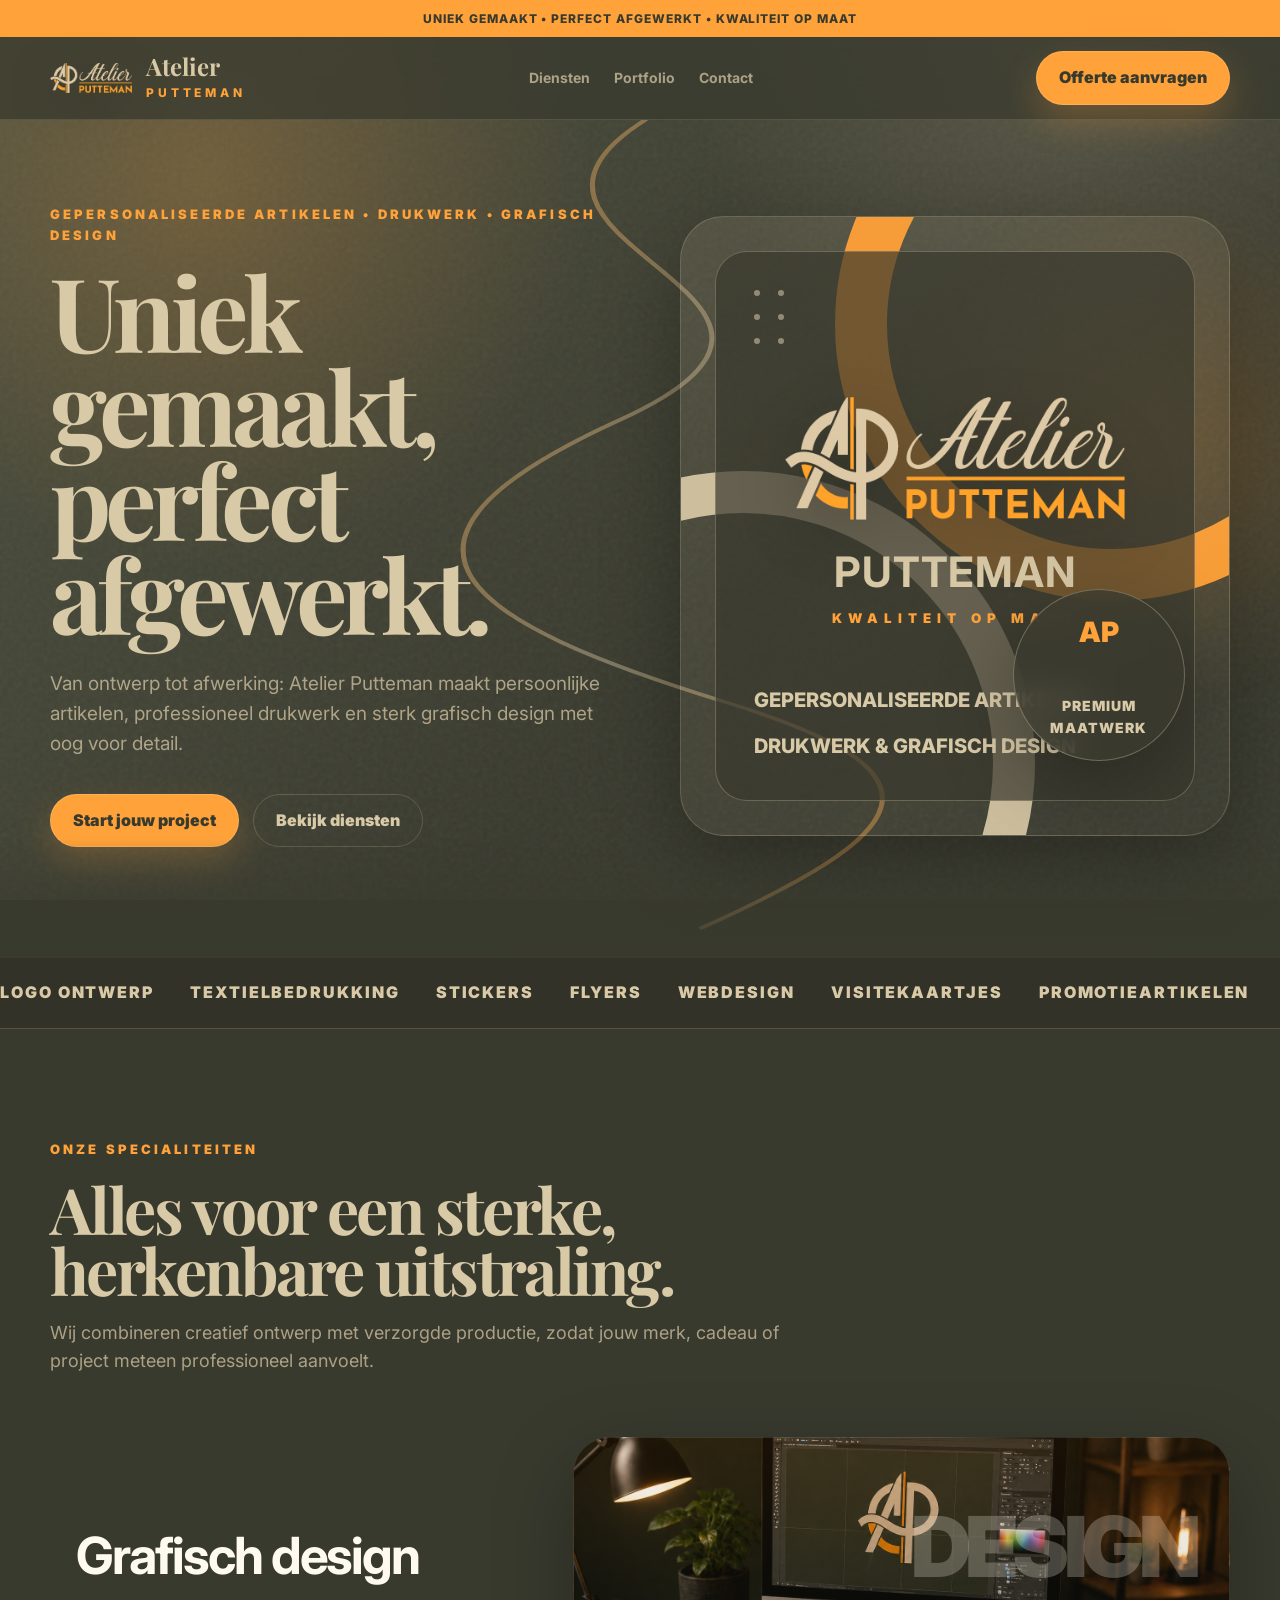
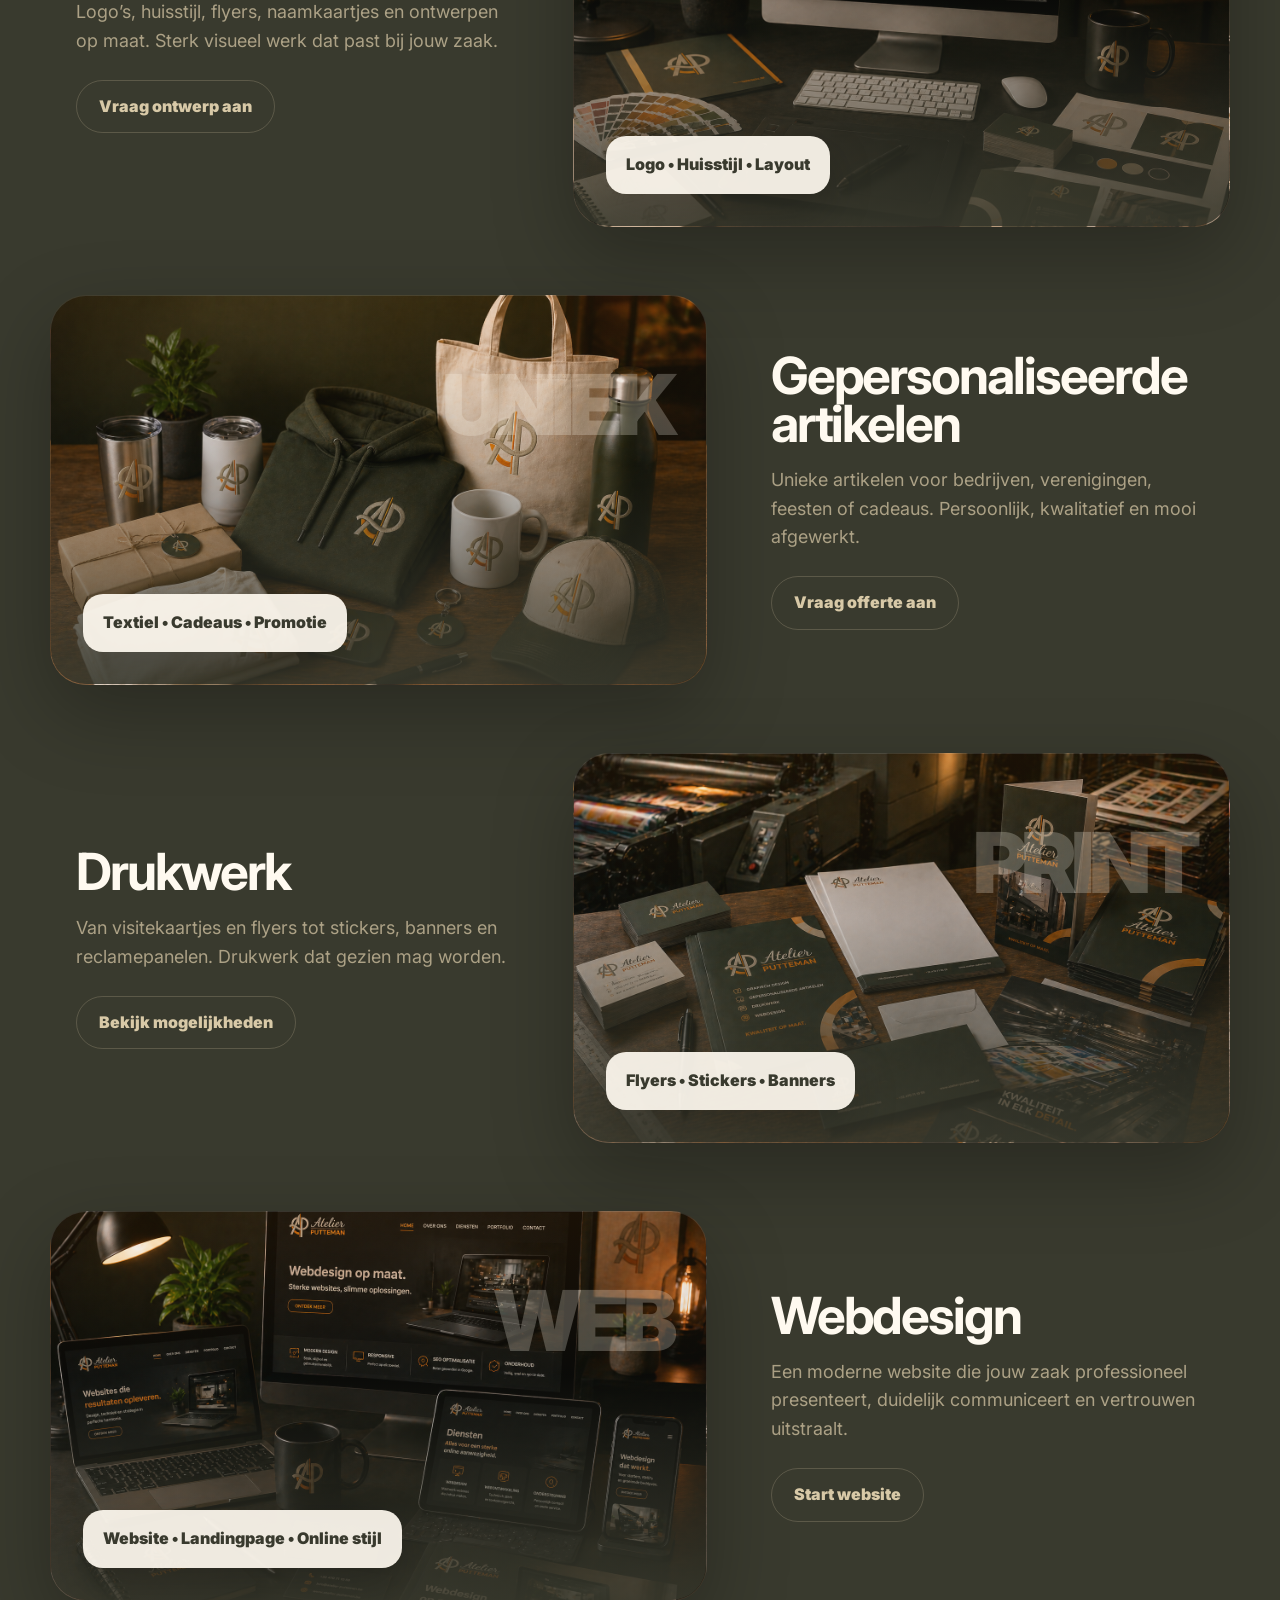
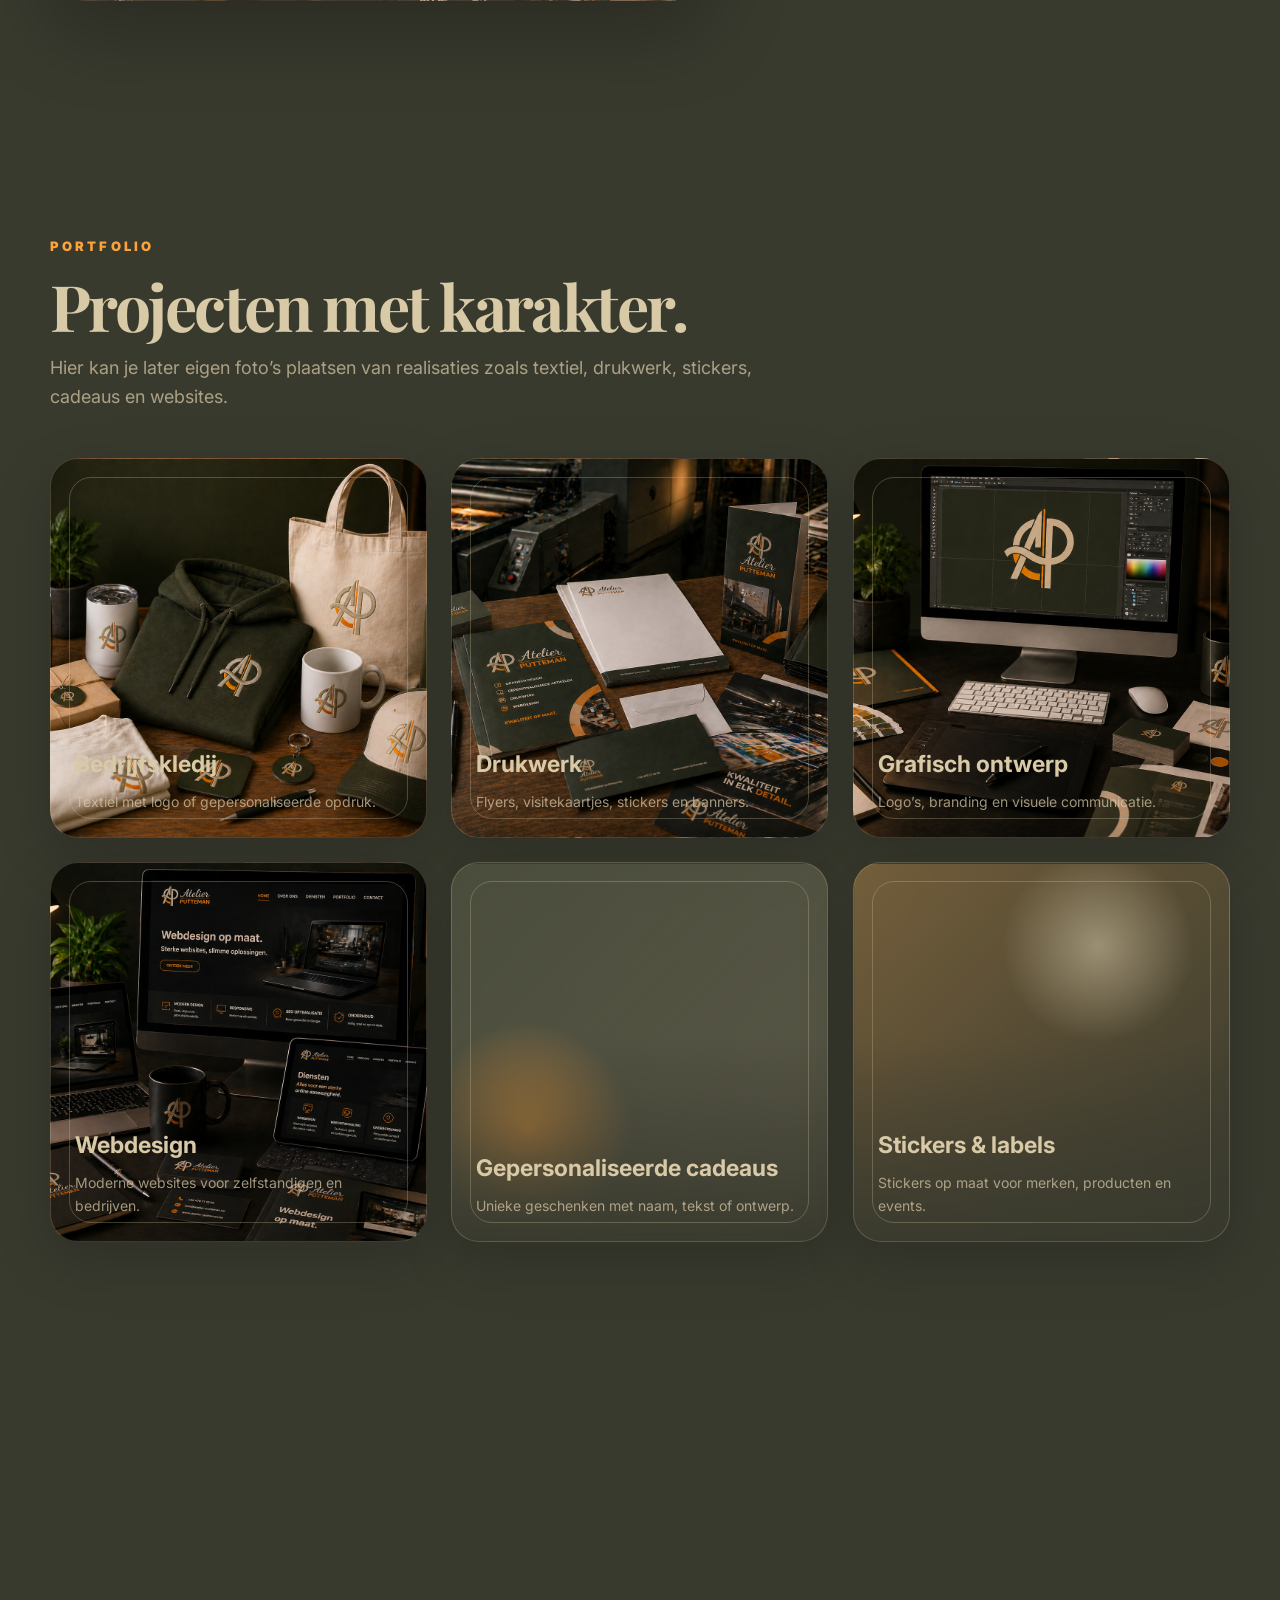
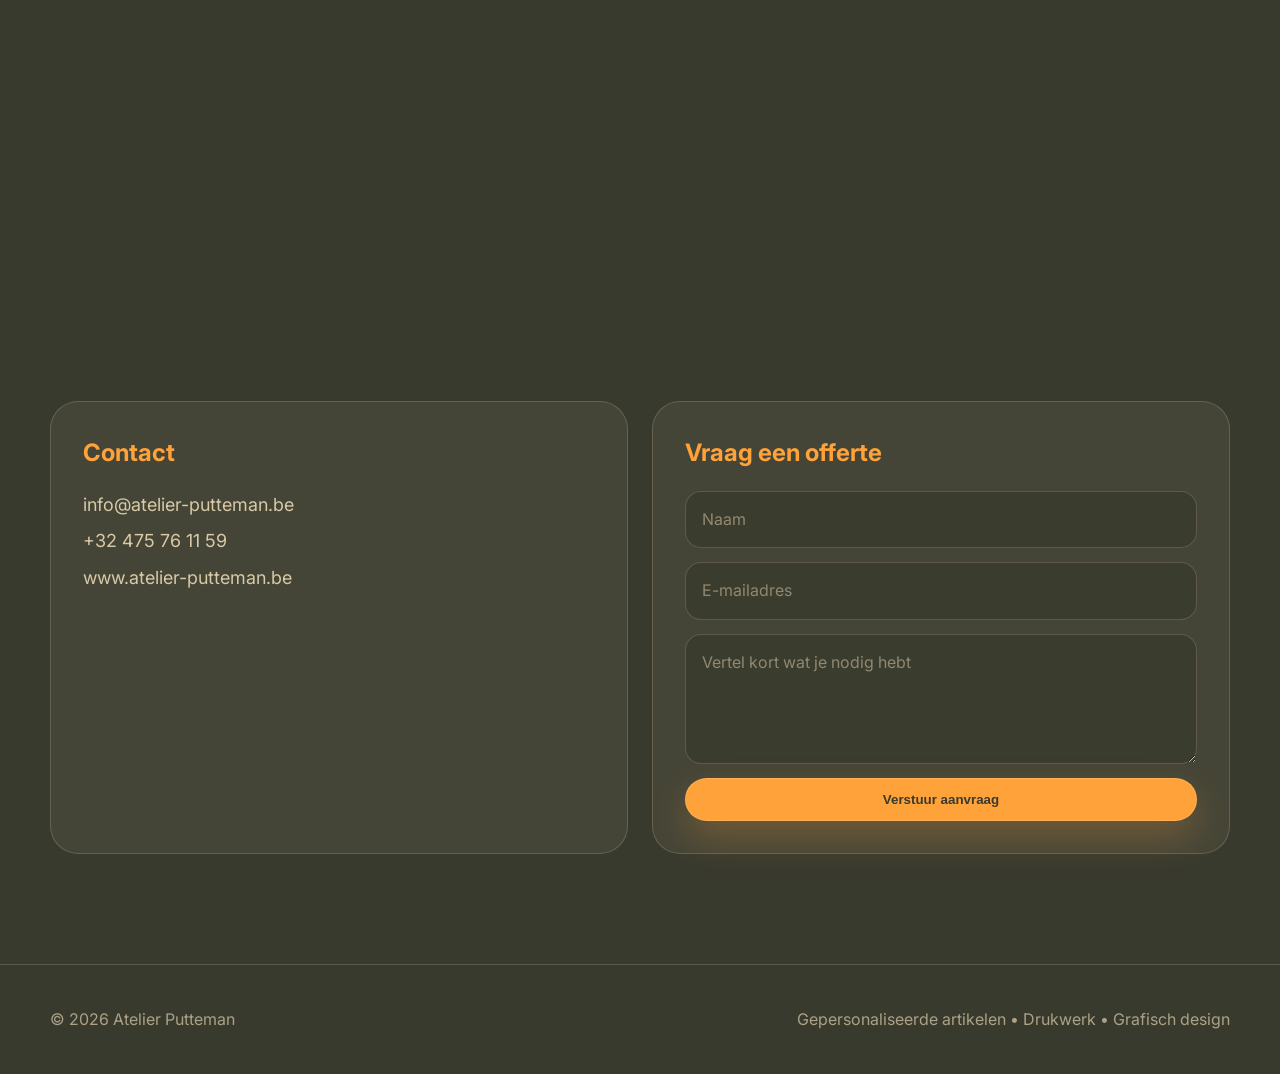
<file: atelier_putteman_next_level_website (5).html>
<!DOCTYPE html>
<html lang="nl">
<head>
  <meta charset="UTF-8" />
  <meta name="viewport" content="width=device-width, initial-scale=1.0" />
  <title>Atelier Putteman | Gepersonaliseerde artikelen, drukwerk & grafisch design</title>
  <meta name="description" content="Atelier Putteman maakt gepersonaliseerde artikelen, drukwerk, grafisch design en websites op maat. Uniek gemaakt, perfect afgewerkt." />

  <link rel="preconnect" href="https://fonts.googleapis.com">
  <link rel="preconnect" href="https://fonts.gstatic.com" crossorigin>
  <link href="https://fonts.googleapis.com/css2?family=Inter:wght@400;500;600;700;800&family=Playfair+Display:wght@600;700&display=swap" rel="stylesheet">

  <style>
    :root {
      --green: #4e513f;
      --orange: #ffa239;
      --dark: #393a2e;
      --beige: #d8c9a7;
      --white: #fffaf0;
      --muted: rgba(216, 201, 167, .72);
      --glass: rgba(216, 201, 167, .10);
      --line: rgba(216, 201, 167, .22);
      --shadow: 0 28px 80px rgba(0, 0, 0, .28);
      --radius: 28px;
    }

    * { box-sizing: border-box; margin: 0; padding: 0; }
    html { scroll-behavior: smooth; }
    body {
      font-family: Inter, system-ui, sans-serif;
      background: var(--dark);
      color: var(--white);
      overflow-x: hidden;
      line-height: 1.6;
    }

    body::before {
      content: "";
      position: fixed;
      inset: 0;
      pointer-events: none;
      background:
        radial-gradient(circle at 16% 20%, rgba(255, 162, 57, .22), transparent 30%),
        radial-gradient(circle at 84% 6%, rgba(216, 201, 167, .18), transparent 28%),
        linear-gradient(135deg, var(--green), var(--dark) 62%);
      z-index: -3;
    }

    .grain {
      position: fixed;
      inset: 0;
      pointer-events: none;
      opacity: .12;
      z-index: -2;
      background-image: url("data:image/svg+xml,%3Csvg viewBox='0 0 200 200' xmlns='http://www.w3.org/2000/svg'%3E%3Cfilter id='n'%3E%3CfeTurbulence type='fractalNoise' baseFrequency='.9' numOctaves='3' stitchTiles='stitch'/%3E%3C/filter%3E%3Crect width='100%25' height='100%25' filter='url(%23n)' opacity='.55'/%3E%3C/svg%3E");
    }

    a { color: inherit; text-decoration: none; }
    img { max-width: 100%; display: block; }

    .container { width: min(1180px, calc(100% - 40px)); margin: 0 auto; }

    .topbar {
      background: var(--orange);
      color: var(--dark);
      text-align: center;
      font-weight: 800;
      letter-spacing: .08em;
      text-transform: uppercase;
      font-size: 12px;
      padding: 9px 16px;
    }

    header {
      position: sticky;
      top: 0;
      z-index: 99;
      backdrop-filter: blur(18px);
      background: rgba(57, 58, 46, .76);
      border-bottom: 1px solid rgba(216, 201, 167, .16);
    }

    nav {
      height: 82px;
      display: flex;
      align-items: center;
      justify-content: space-between;
      gap: 24px;
    }

    .brand { display: flex; align-items: center; gap: 14px; }
    .brand-logo {
      width: 82px;
      height: 58px;
      object-fit: contain;
      filter: drop-shadow(0 12px 24px rgba(0,0,0,.28));
    }
    .brand-mark {
      width: 54px; height: 54px; border: 2px solid var(--beige); border-radius: 50%;
      display: grid; place-items: center; color: var(--orange); font-weight: 900; font-size: 22px;
      box-shadow: inset 0 -10px 0 rgba(255, 162, 57, .18);
    }
    .brand strong { display: block; color: var(--beige); font-size: 24px; line-height: 1; font-family: "Playfair Display", serif; }
    .brand span { display: block; color: var(--orange); font-size: 12px; letter-spacing: .32em; font-weight: 800; margin-top: 5px; }

    .menu { display: flex; align-items: center; gap: 24px; color: var(--muted); font-size: 14px; font-weight: 700; }
    .menu a { transition: .25s ease; }
    .menu a:hover { color: var(--orange); }

    .nav-cta, .btn {
      display: inline-flex; align-items: center; justify-content: center; gap: 10px;
      border-radius: 999px;
      padding: 13px 22px;
      background: var(--orange);
      color: var(--dark);
      font-weight: 900;
      border: 1px solid rgba(255,255,255,.14);
      box-shadow: 0 16px 36px rgba(255, 162, 57, .24);
      transition: transform .25s ease, box-shadow .25s ease;
    }
    .nav-cta:hover, .btn:hover { transform: translateY(-3px); box-shadow: 0 22px 54px rgba(255, 162, 57, .30); }
    .btn.secondary { background: transparent; color: var(--beige); border: 1px solid var(--line); box-shadow: none; }

    .hero { min-height: calc(100vh - 112px); display: grid; place-items: center; padding: 84px 0 110px; position: relative; }
    .hero-grid { display: grid; grid-template-columns: 1.02fr .98fr; gap: 58px; align-items: center; }

    .eyebrow { color: var(--orange); font-weight: 900; letter-spacing: .24em; text-transform: uppercase; font-size: 13px; margin-bottom: 18px; }
    h1 {
      font-family: "Playfair Display", serif;
      font-size: clamp(54px, 8vw, 112px);
      line-height: .92;
      letter-spacing: -.055em;
      color: var(--beige);
      max-width: 760px;
    }
    .hero p { color: var(--muted); font-size: 19px; max-width: 620px; margin: 28px 0 34px; }
    .hero-actions { display: flex; flex-wrap: wrap; gap: 14px; }

    .hero-card {
      position: relative;
      min-height: 620px;
      border: 1px solid var(--line);
      border-radius: 44px;
      background: linear-gradient(145deg, rgba(216,201,167,.12), rgba(255,255,255,.02));
      box-shadow: var(--shadow);
      overflow: hidden;
      padding: 34px;
      isolation: isolate;
    }
    .hero-card::before {
      content: "";
      position: absolute;
      width: 450px; height: 450px;
      border: 52px solid var(--orange);
      border-radius: 50%;
      right: -160px; top: -170px;
      opacity: .95;
      z-index: -1;
    }
    .hero-card::after {
      content: "";
      position: absolute;
      width: 500px; height: 500px;
      border: 42px solid var(--beige);
      border-radius: 50%;
      left: -230px; bottom: -220px;
      opacity: .92;
      z-index: -1;
    }
    .mockup {
      height: 100%;
      min-height: 550px;
      border: 1px solid rgba(216,201,167,.30);
      background: rgba(57,58,46,.70);
      border-radius: 32px;
      padding: 38px;
      display: flex;
      flex-direction: column;
      justify-content: space-between;
      position: relative;
      overflow: hidden;
    }
    .dots { display: grid; grid-template-columns: repeat(2, 6px); gap: 18px; opacity: .55; }
    .dots span { width: 6px; height: 6px; border-radius: 50%; background: var(--beige); }
    .mockup-title { align-self: center; text-align: center; }
    .mockup-title b { display:block; color: var(--beige); font-size: 42px; letter-spacing: .02em; }
    .mockup-title small { color: var(--orange); letter-spacing: .45em; font-weight: 900; }
    .mockup-bottom { display: grid; gap: 14px; color: var(--beige); font-weight: 800; text-transform: uppercase; font-size: 20px; }

    .section { padding: 110px 0; position: relative; }
    .section-title { max-width: 760px; margin-bottom: 46px; }
    .section-title h2 { font-family: "Playfair Display", serif; font-size: clamp(42px, 5vw, 72px); line-height: .96; color: var(--beige); letter-spacing: -.04em; }
    .section-title p { color: var(--muted); margin-top: 18px; font-size: 18px; }

    .services { display: grid; gap: 38px; }
    .service {
      display: grid;
      grid-template-columns: .85fr 1.15fr;
      gap: 38px;
      align-items: center;
      min-height: 420px;
    }
    .service:nth-child(even) { grid-template-columns: 1.15fr .85fr; }
    .service:nth-child(even) .service-copy { order: 2; }
    .service-copy { padding: 26px; }
    .service-copy h3 { font-size: clamp(34px, 4vw, 58px); line-height: .95; color: var(--white); letter-spacing: -.04em; margin-bottom: 18px; }
    .service-copy p { color: var(--muted); font-size: 18px; max-width: 520px; margin-bottom: 24px; }
    .service-visual {
      min-height: 390px;
      border-radius: 36px;
      overflow: hidden;
      border: 1px solid var(--line);
      background-size: cover;
      background-position: center;
      box-shadow: var(--shadow);
      position: relative;
      isolation: isolate;
    }
    .service-visual::before {
      content: "";
      position: absolute;
      inset: 0;
      background: linear-gradient(to top, rgba(57,58,46,.88), rgba(57,58,46,.18) 58%, rgba(255,162,57,.10));
      z-index: 1;
    }
    .service-visual::after {
      content: "";
      position: absolute;
      inset: 28px;
      border: 1px solid rgba(216,201,167,.32);
      border-radius: 26px;
      z-index: 2;
      pointer-events: none;
    }
    .service-visual .label {
      position: absolute;
      left: 32px;
      bottom: 32px;
      background: rgba(255,250,240,.92);
      color: var(--dark);
      border-radius: 20px;
      padding: 16px 20px;
      font-weight: 900;
      box-shadow: 0 18px 44px rgba(0,0,0,.22);
      z-index: 3;
    }
    .service-visual .big-word {
      position: absolute;
      right: 34px;
      top: 42px;
      color: rgba(255,250,240,.24);
      font-size: 84px;
      font-weight: 900;
      letter-spacing: -.07em;
      z-index: 3;
    }
    .visual-design { background-image: url('grafisch-design.png'); }
    .visual-items { background-image: url('gepersonaliseerd.png'); }
    .visual-print { background-image: url('drukwerk.png'); }
    .visual-web { background-image: url('webdesign.png'); }

    .marquee { overflow: hidden; border-block: 1px solid var(--line); padding: 22px 0; color: var(--beige); background: rgba(0,0,0,.12); }
    .marquee-track { display: flex; gap: 36px; width: max-content; animation: marquee 26s linear infinite; font-weight: 900; letter-spacing: .12em; text-transform: uppercase; }
    @keyframes marquee { to { transform: translateX(-50%); } }

    .portfolio-grid { display: grid; grid-template-columns: repeat(3, 1fr); gap: 24px; }
    .portfolio-card {
      min-height: 320px;
      border-radius: 28px;
      background:
        linear-gradient(to top, rgba(57,58,46,.96), rgba(57,58,46,.18) 54%),
        var(--project-image),
        linear-gradient(145deg, rgba(216,201,167,.16), rgba(255,255,255,.04));
      background-size: cover;
      background-position: center;
      border: 1px solid var(--line);
      padding: 24px;
      display: flex;
      flex-direction: column;
      justify-content: flex-end;
      box-shadow: 0 18px 55px rgba(0,0,0,.18);
      transition: .28s ease;
      overflow: hidden;
      position: relative;
    }
    .portfolio-card::before {
      content: "";
      position: absolute;
      inset: 18px;
      border: 1px solid rgba(216,201,167,.28);
      border-radius: 22px;
      pointer-events: none;
    }
    .portfolio-card > * { position: relative; z-index: 1; }
    .project-textiel { --project-image: radial-gradient(circle at 75% 24%, rgba(255,162,57,.88), transparent 24%), linear-gradient(135deg, rgba(216,201,167,.26), rgba(78,81,63,.64)); }
    .project-drukwerk { --project-image: radial-gradient(circle at 25% 18%, rgba(255,162,57,.78), transparent 25%), linear-gradient(135deg, rgba(78,81,63,.75), rgba(216,201,167,.18)); }
    .project-design { --project-image: radial-gradient(circle at 55% 28%, rgba(216,201,167,.72), transparent 28%), linear-gradient(135deg, rgba(255,162,57,.30), rgba(57,58,46,.82)); }
    .project-web { --project-image: radial-gradient(circle at 72% 40%, rgba(255,162,57,.72), transparent 22%), linear-gradient(135deg, rgba(216,201,167,.20), rgba(57,58,46,.85)); }
    .project-cadeau { --project-image: radial-gradient(circle at 20% 70%, rgba(255,162,57,.70), transparent 26%), linear-gradient(135deg, rgba(78,81,63,.72), rgba(216,201,167,.18)); }
    .project-stickers { --project-image: radial-gradient(circle at 65% 22%, rgba(216,201,167,.68), transparent 25%), linear-gradient(135deg, rgba(255,162,57,.28), rgba(57,58,46,.88)); }
    .portfolio-card:hover { transform: translateY(-8px); }
    .portfolio-card h3 { color: var(--beige); font-size: 23px; }
    .portfolio-card p { color: var(--muted); font-size: 14px; margin-top: 8px; }

    .cta-panel {
      border-radius: 44px;
      padding: clamp(38px, 6vw, 76px);
      background:
        radial-gradient(circle at 15% 20%, rgba(255,162,57,.46), transparent 32%),
        linear-gradient(135deg, var(--green), var(--dark));
      border: 1px solid var(--line);
      box-shadow: var(--shadow);
      display: grid;
      grid-template-columns: 1fr auto;
      align-items: center;
      gap: 26px;
      overflow: hidden;
      position: relative;
    }
    .cta-panel::after {
      content: "";
      position: absolute;
      width: 320px; height: 320px;
      border: 42px solid var(--orange);
      border-radius: 50%;
      right: -120px; top: -130px;
      opacity: .45;
    }
    .cta-panel h2 { position: relative; z-index: 1; color: var(--beige); font-family: "Playfair Display", serif; font-size: clamp(42px, 5vw, 76px); line-height: .94; letter-spacing: -.04em; }
    .cta-panel p { position: relative; z-index: 1; color: var(--muted); margin-top: 16px; font-size: 18px; }
    .cta-panel .btn { position: relative; z-index: 1; }

    .contact-grid { display: grid; grid-template-columns: 1fr 1fr; gap: 24px; }
    .contact-card {
      border: 1px solid var(--line);
      background: rgba(216,201,167,.08);
      border-radius: 28px;
      padding: 32px;
    }
    .contact-card h3 { color: var(--orange); margin-bottom: 18px; font-size: 24px; }
    .contact-card p, .contact-card a { color: var(--beige); font-size: 18px; display: block; margin: 8px 0; }

    form { display: grid; gap: 14px; }
    input, textarea {
      width: 100%;
      border: 1px solid var(--line);
      background: rgba(57,58,46,.78);
      color: var(--white);
      border-radius: 16px;
      padding: 15px 16px;
      font: inherit;
      outline: none;
    }
    textarea { min-height: 130px; resize: vertical; }
    input::placeholder, textarea::placeholder { color: rgba(216,201,167,.55); }

    footer { padding: 42px 0; border-top: 1px solid var(--line); color: var(--muted); }
    .footer-inner { display: flex; justify-content: space-between; align-items: center; gap: 18px; flex-wrap: wrap; }

    .reveal { opacity: 0; transform: translateY(34px); transition: opacity .8s ease, transform .8s ease; }
    .reveal.visible { opacity: 1; transform: translateY(0); }

    @media (max-width: 920px) {
      .menu { display: none; }
      .hero-grid, .service, .service:nth-child(even), .contact-grid, .cta-panel { grid-template-columns: 1fr; }
      .service:nth-child(even) .service-copy { order: 0; }
      .portfolio-grid { grid-template-columns: 1fr; }
      .hero-card { min-height: 460px; }
      .mockup { min-height: 390px; }
      .mockup-title b { font-size: 32px; }
      .nav-cta { display: none; }
    }
  
    /* ULTRA PREMIUM UPGRADE */
    .ambient-orb {
      position: fixed;
      width: 520px;
      height: 520px;
      border-radius: 50%;
      pointer-events: none;
      z-index: -1;
      filter: blur(34px);
      opacity: .22;
      background: radial-gradient(circle, var(--orange), transparent 68%);
      transform: translate3d(var(--x, 70vw), var(--y, 20vh), 0);
      transition: transform .18s ease-out;
    }

    .premium-line {
      position: absolute;
      inset: 0;
      pointer-events: none;
      overflow: hidden;
      z-index: -1;
    }
    .premium-line svg {
      position: absolute;
      left: 50%;
      top: 0;
      width: min(920px, 120vw);
      height: 100%;
      transform: translateX(-50%);
      opacity: .42;
    }
    .premium-line path {
      fill: none;
      stroke: url(#lineGradient);
      stroke-width: 5;
      stroke-linecap: round;
      stroke-dasharray: 1600;
      stroke-dashoffset: 1600;
      animation: drawLine 3.2s ease forwards 1s;
    }
    @keyframes drawLine { to { stroke-dashoffset: 0; } }

    .hero::after {
      content: "";
      position: absolute;
      bottom: -1px;
      left: 0;
      width: 100%;
      height: 120px;
      background: linear-gradient(to bottom, transparent, rgba(57,58,46,.96));
      pointer-events: none;
    }

    .hero-card, .service-visual, .portfolio-card, .cta-panel {
      transform-style: preserve-3d;
      will-change: transform;
    }

    .hero-card:hover, .service-visual:hover, .portfolio-card:hover {
      transform: translateY(-10px) scale(1.01);
    }

    .service-visual {
      isolation: isolate;
    }
    .service-visual::after {
      content: "";
      position: absolute;
      inset: 0;
      background: linear-gradient(110deg, transparent 0%, rgba(255,250,240,.10) 42%, transparent 58%);
      transform: translateX(-120%);
      transition: transform .85s ease;
      z-index: 2;
    }
    .service-visual:hover::after { transform: translateX(120%); }

    .portfolio-card {
      min-height: 380px;
      background-blend-mode: normal;
    }
    .portfolio-card::after {
      content: "";
      position: absolute;
      inset: 0;
      background: radial-gradient(circle at var(--mx, 50%) var(--my, 50%), rgba(255,162,57,.18), transparent 34%);
      opacity: 0;
      transition: opacity .25s ease;
      pointer-events: none;
    }
    .portfolio-card:hover::after { opacity: 1; }

    .magnetic {
      transition: transform .18s ease;
    }

    .floating-badge {
      position: absolute;
      right: 8%;
      bottom: 12%;
      z-index: 4;
      width: 172px;
      aspect-ratio: 1;
      border-radius: 50%;
      border: 1px solid rgba(216,201,167,.34);
      background: rgba(57,58,46,.72);
      backdrop-filter: blur(16px);
      display: grid;
      place-items: center;
      color: var(--beige);
      text-align: center;
      font-weight: 900;
      font-size: 14px;
      letter-spacing: .08em;
      text-transform: uppercase;
      box-shadow: var(--shadow);
      animation: floatBadge 5.5s ease-in-out infinite;
    }
    .floating-badge span { color: var(--orange); display: block; font-size: 28px; letter-spacing: 0; }
    @keyframes floatBadge {
      0%, 100% { transform: translateY(0) rotate(-4deg); }
      50% { transform: translateY(-16px) rotate(4deg); }
    }

    .image-strip {
      display: grid;
      grid-template-columns: repeat(4, 1fr);
      gap: 18px;
      margin-top: 42px;
    }
    .image-strip div {
      height: 180px;
      border-radius: 24px;
      border: 1px solid var(--line);
      background-size: cover;
      background-position: center;
      box-shadow: 0 20px 50px rgba(0,0,0,.18);
      transition: .35s ease;
    }
    .image-strip div:hover { transform: translateY(-8px) scale(1.02); }

    .strip-design { background-image: linear-gradient(to top, rgba(57,58,46,.35), transparent), url('grafisch-design.png'); }
    .strip-items { background-image: linear-gradient(to top, rgba(57,58,46,.35), transparent), url('gepersonaliseerd.png'); }
    .strip-print { background-image: linear-gradient(to top, rgba(57,58,46,.35), transparent), url('drukwerk.png'); }
    .strip-web { background-image: linear-gradient(to top, rgba(57,58,46,.35), transparent), url('webdesign.png'); }

    @media (max-width: 920px) {
      .floating-badge { display: none; }
      .image-strip { grid-template-columns: 1fr 1fr; }
    }
    @media (max-width: 560px) {
      .image-strip { grid-template-columns: 1fr; }
    }
  </style>
</head>
<body>
  <div class="grain"></div>
  <div class="ambient-orb" id="ambientOrb"></div>
  <div class="topbar">Uniek gemaakt • Perfect afgewerkt • Kwaliteit op maat</div>

  <header>
    <nav class="container">
      <a href="#home" class="brand" aria-label="Atelier Putteman home">
        <!-- Vervang logo-atelier-putteman.png door jouw echte logo-bestand -->
        <img class="brand-logo" src="logo-atelier-putteman.png" alt="Atelier Putteman logo" onerror="this.style.display='none'; this.nextElementSibling.style.display='grid';">
        <div class="brand-mark" style="display:none;">AP</div>
        <div>
          <strong>Atelier</strong>
          <span>PUTTEMAN</span>
        </div>
      </a>
      <div class="menu">
        <a href="#diensten">Diensten</a>
        <a href="#portfolio">Portfolio</a>
        <a href="#contact">Contact</a>
      </div>
      <a class="nav-cta" href="mailto:info@atelier-putteman.be">Offerte aanvragen</a>
    </nav>
  </header>

  <main id="home">
    <section class="hero">
      <div class="premium-line" aria-hidden="true">
        <svg viewBox="0 0 900 1200" preserveAspectRatio="none">
          <defs>
            <linearGradient id="lineGradient" x1="0" y1="0" x2="1" y2="1">
              <stop offset="0%" stop-color="#ffa239"/>
              <stop offset="50%" stop-color="#d8c9a7"/>
              <stop offset="100%" stop-color="#ffa239"/>
            </linearGradient>
          </defs>
          <path d="M455 0 C 260 180, 700 250, 430 430 S 280 720, 535 835 S 700 1040, 445 1200"/>
        </svg>
      </div>
      <div class="container hero-grid">
        <div class="reveal">
          <div class="eyebrow">Gepersonaliseerde artikelen • Drukwerk • Grafisch design</div>
          <h1>Uniek gemaakt, perfect afgewerkt.</h1>
          <p>Van ontwerp tot afwerking: Atelier Putteman maakt persoonlijke artikelen, professioneel drukwerk en sterk grafisch design met oog voor detail.</p>
          <div class="hero-actions">
            <a class="btn magnetic" href="mailto:info@atelier-putteman.be">Start jouw project</a>
            <a class="btn secondary magnetic" href="#diensten">Bekijk diensten</a>
          </div>
        </div>

        <div class="hero-card reveal">
          <div class="floating-badge"><span>AP</span>Premium maatwerk</div>
          <div class="mockup">
            <div class="dots" aria-hidden="true">
              <span></span><span></span><span></span><span></span><span></span><span></span>
            </div>
            <div class="mockup-title">
              <img src="logo-atelier-putteman.png" alt="Atelier Putteman logo" style="max-width:340px;margin:0 auto 18px;filter:drop-shadow(0 18px 30px rgba(0,0,0,.24));" onerror="this.style.display='none';">
              <b>PUTTEMAN</b>
              <small>KWALITEIT OP MAAT</small>
            </div>
            <div class="mockup-bottom">
              <span>Gepersonaliseerde artikelen</span>
              <span>Drukwerk & grafisch design</span>
            </div>
          </div>
        </div>
      </div>
    </section>

    <div class="marquee" aria-hidden="true">
      <div class="marquee-track">
        <span>Logo ontwerp</span><span>Textielbedrukking</span><span>Stickers</span><span>Flyers</span><span>Webdesign</span><span>Visitekaartjes</span><span>Promotieartikelen</span>
        <span>Logo ontwerp</span><span>Textielbedrukking</span><span>Stickers</span><span>Flyers</span><span>Webdesign</span><span>Visitekaartjes</span><span>Promotieartikelen</span>
      </div>
    </div>

    <section class="section" id="diensten">
      <div class="container">
        <div class="section-title reveal">
          <div class="eyebrow">Onze specialiteiten</div>
          <h2>Alles voor een sterke, herkenbare uitstraling.</h2>
          <p>Wij combineren creatief ontwerp met verzorgde productie, zodat jouw merk, cadeau of project meteen professioneel aanvoelt.</p>
        </div>

        <div class="services">
          <article class="service reveal">
            <div class="service-copy">
              <h3>Grafisch design</h3>
              <p>Logo’s, huisstijl, flyers, naamkaartjes en ontwerpen op maat. Sterk visueel werk dat past bij jouw zaak.</p>
              <a class="btn secondary" href="mailto:info@atelier-putteman.be?subject=Offerte grafisch design">Vraag ontwerp aan</a>
            </div>
            <div class="service-visual visual-design">
              <div class="big-word">DESIGN</div>
              <div class="label">Logo • Huisstijl • Layout</div>
            </div>
          </article>

          <article class="service reveal">
            <div class="service-copy">
              <h3>Gepersonaliseerde artikelen</h3>
              <p>Unieke artikelen voor bedrijven, verenigingen, feesten of cadeaus. Persoonlijk, kwalitatief en mooi afgewerkt.</p>
              <a class="btn secondary" href="mailto:info@atelier-putteman.be?subject=Offerte gepersonaliseerde artikelen">Vraag offerte aan</a>
            </div>
            <div class="service-visual visual-items">
              <div class="big-word">UNIEK</div>
              <div class="label">Textiel • Cadeaus • Promotie</div>
            </div>
          </article>

          <article class="service reveal">
            <div class="service-copy">
              <h3>Drukwerk</h3>
              <p>Van visitekaartjes en flyers tot stickers, banners en reclamepanelen. Drukwerk dat gezien mag worden.</p>
              <a class="btn secondary" href="mailto:info@atelier-putteman.be?subject=Offerte drukwerk">Bekijk mogelijkheden</a>
            </div>
            <div class="service-visual visual-print">
              <div class="big-word">PRINT</div>
              <div class="label">Flyers • Stickers • Banners</div>
            </div>
          </article>

          <article class="service reveal">
            <div class="service-copy">
              <h3>Webdesign</h3>
              <p>Een moderne website die jouw zaak professioneel presenteert, duidelijk communiceert en vertrouwen uitstraalt.</p>
              <a class="btn secondary" href="mailto:info@atelier-putteman.be?subject=Offerte webdesign">Start website</a>
            </div>
            <div class="service-visual visual-web">
              <div class="big-word">WEB</div>
              <div class="label">Website • Landingpage • Online stijl</div>
            </div>
          </article>
        </div>
      </div>
    </section>

    <section class="section" id="portfolio">
      <div class="container">
        <div class="section-title reveal">
          <div class="eyebrow">Portfolio</div>
          <h2>Projecten met karakter.</h2>
          <p>Hier kan je later eigen foto’s plaatsen van realisaties zoals textiel, drukwerk, stickers, cadeaus en websites.</p>
        </div>

        <div class="portfolio-grid">
          <!-- Foto's automatisch toegevoegd (plaats deze bestanden in dezelfde map als index.html):
          grafisch-design.png
          gepersonaliseerd.png
          drukwerk.png
          webdesign.png
        -->
          <div class="portfolio-card reveal" style="background-image: url('gepersonaliseerd.png'); background-size: cover; background-position: center;"><h3>Bedrijfskledij</h3><p>Textiel met logo of gepersonaliseerde opdruk.</p></div>
          <div class="portfolio-card reveal" style="background-image: url('drukwerk.png'); background-size: cover; background-position: center;"><h3>Drukwerk</h3><p>Flyers, visitekaartjes, stickers en banners.</p></div>
          <div class="portfolio-card reveal" style="background-image: url('grafisch-design.png'); background-size: cover; background-position: center;"><h3>Grafisch ontwerp</h3><p>Logo’s, branding en visuele communicatie.</p></div>
          <div class="portfolio-card reveal" style="background-image: url('webdesign.png'); background-size: cover; background-position: center;"><h3>Webdesign</h3><p>Moderne websites voor zelfstandigen en bedrijven.</p></div>
          <div class="portfolio-card project-cadeau reveal"><h3>Gepersonaliseerde cadeaus</h3><p>Unieke geschenken met naam, tekst of ontwerp.</p></div>
          <div class="portfolio-card project-stickers reveal"><h3>Stickers & labels</h3><p>Stickers op maat voor merken, producten en events.</p></div>
        </div>
      </div>
    </section>

    <section class="section">
      <div class="container">
        <div class="cta-panel reveal">
          <div>
            <h2>Klaar om jouw idee vorm te geven?</h2>
            <p>Stuur ons jouw vraag en wij denken mee vanaf het eerste ontwerp tot de perfecte afwerking.</p>
          </div>
          <a class="btn" href="mailto:info@atelier-putteman.be">Contacteer ons</a>
        </div>
      </div>
    </section>

    <section class="section" id="contact">
      <div class="container contact-grid">
        <div class="contact-card reveal">
          <h3>Contact</h3>
          <a href="mailto:info@atelier-putteman.be">info@atelier-putteman.be</a>
          <a href="tel:+32475761159">+32 475 76 11 59</a>
          <a href="https://www.atelier-putteman.be">www.atelier-putteman.be</a>
        </div>
        <div class="contact-card reveal">
          <h3>Vraag een offerte</h3>
          <form action="mailto:info@atelier-putteman.be" method="post" enctype="text/plain">
            <input type="text" name="naam" placeholder="Naam" required>
            <input type="email" name="email" placeholder="E-mailadres" required>
            <textarea name="bericht" placeholder="Vertel kort wat je nodig hebt"></textarea>
            <button class="btn" type="submit">Verstuur aanvraag</button>
          </form>
        </div>
      </div>
    </section>
  </main>

  <footer>
    <div class="container footer-inner">
      <span>© 2026 Atelier Putteman</span>
      <span>Gepersonaliseerde artikelen • Drukwerk • Grafisch design</span>
    </div>
  </footer>

  <script>
    const reveals = document.querySelectorAll('.reveal');
    const observer = new IntersectionObserver((entries) => {
      entries.forEach(entry => {
        if (entry.isIntersecting) entry.target.classList.add('visible');
      });
    }, { threshold: 0.16 });

    reveals.forEach(el => observer.observe(el));
  
    const ambientOrb = document.getElementById('ambientOrb');
    window.addEventListener('mousemove', (e) => {
      ambientOrb.style.setProperty('--x', `${e.clientX - 260}px`);
      ambientOrb.style.setProperty('--y', `${e.clientY - 260}px`);
    });

    document.querySelectorAll('.portfolio-card').forEach(card => {
      card.addEventListener('mousemove', (e) => {
        const r = card.getBoundingClientRect();
        card.style.setProperty('--mx', `${e.clientX - r.left}px`);
        card.style.setProperty('--my', `${e.clientY - r.top}px`);
      });
    });

    document.querySelectorAll('.magnetic').forEach(btn => {
      btn.addEventListener('mousemove', (e) => {
        const r = btn.getBoundingClientRect();
        const x = (e.clientX - r.left - r.width / 2) * .18;
        const y = (e.clientY - r.top - r.height / 2) * .18;
        btn.style.transform = `translate(${x}px, ${y}px)`;
      });
      btn.addEventListener('mouseleave', () => btn.style.transform = 'translate(0,0)');
    });
  </script>
</body>
</html>
</file>
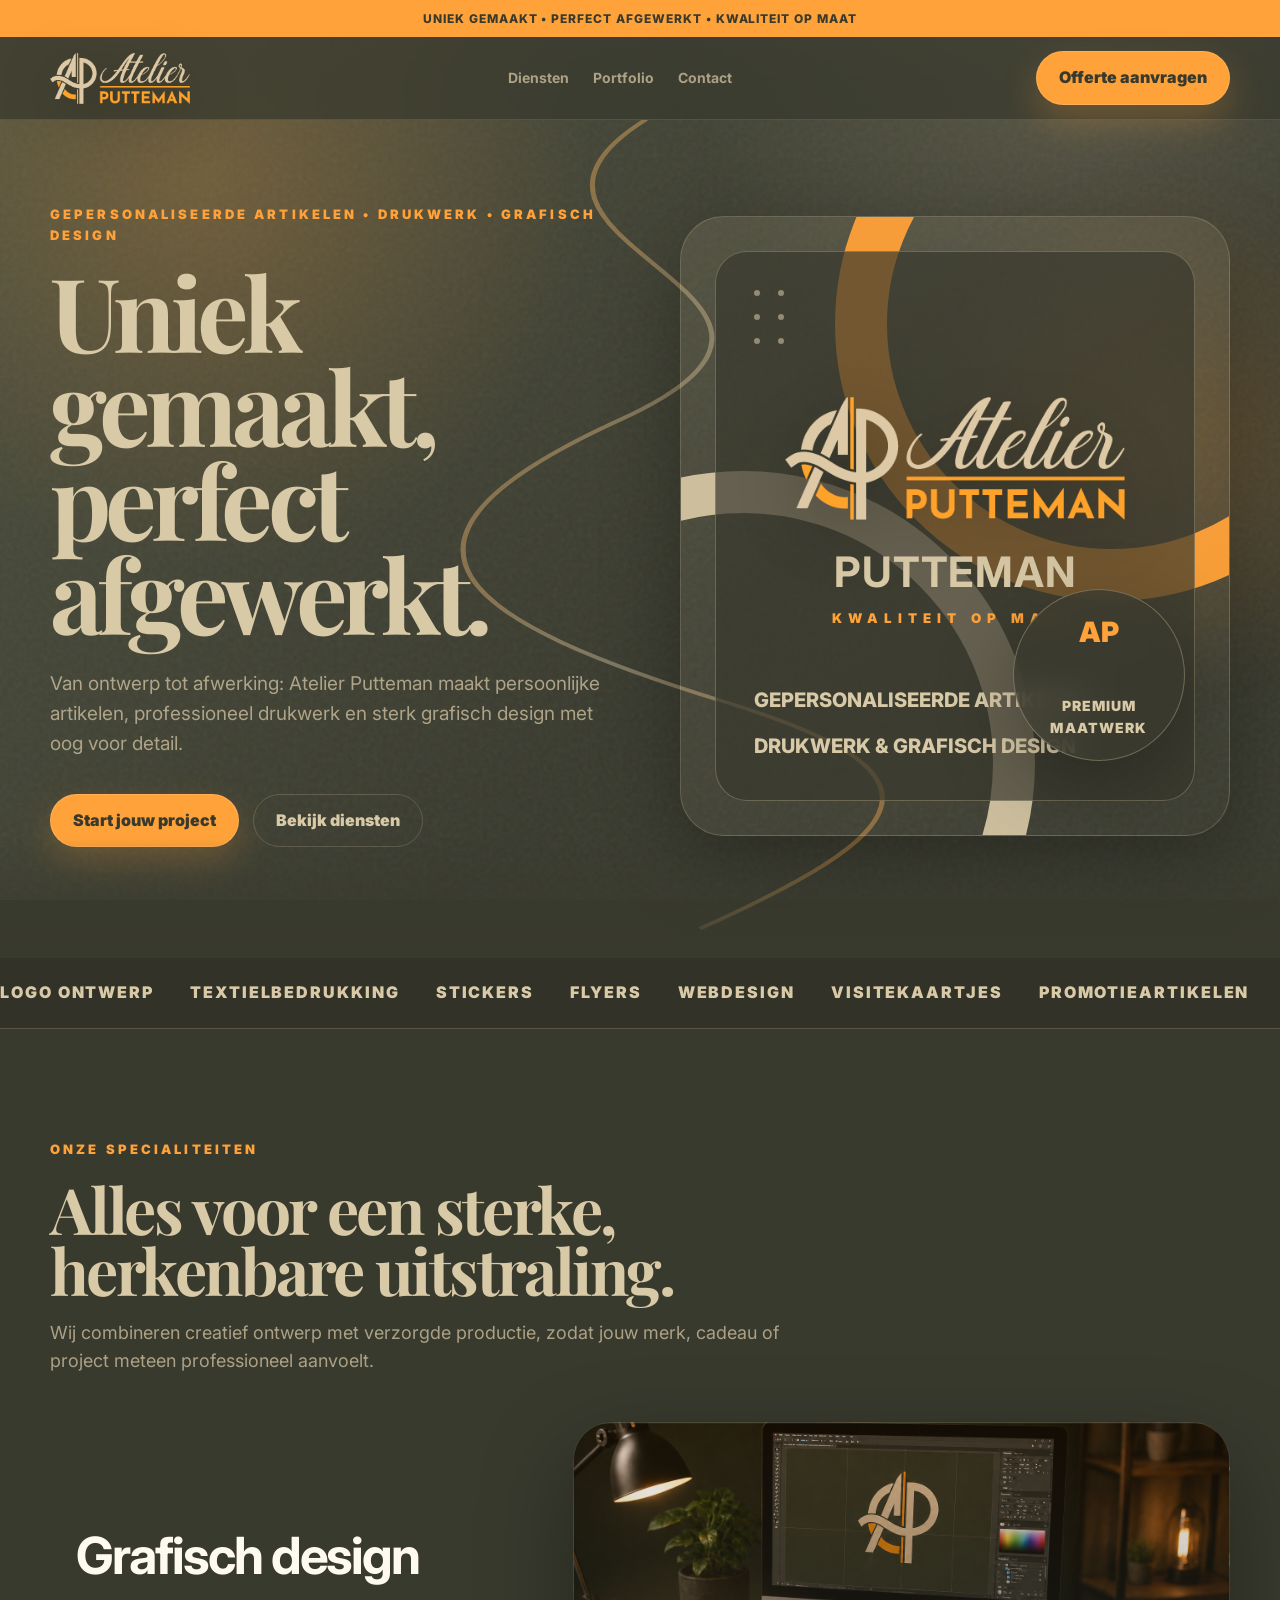
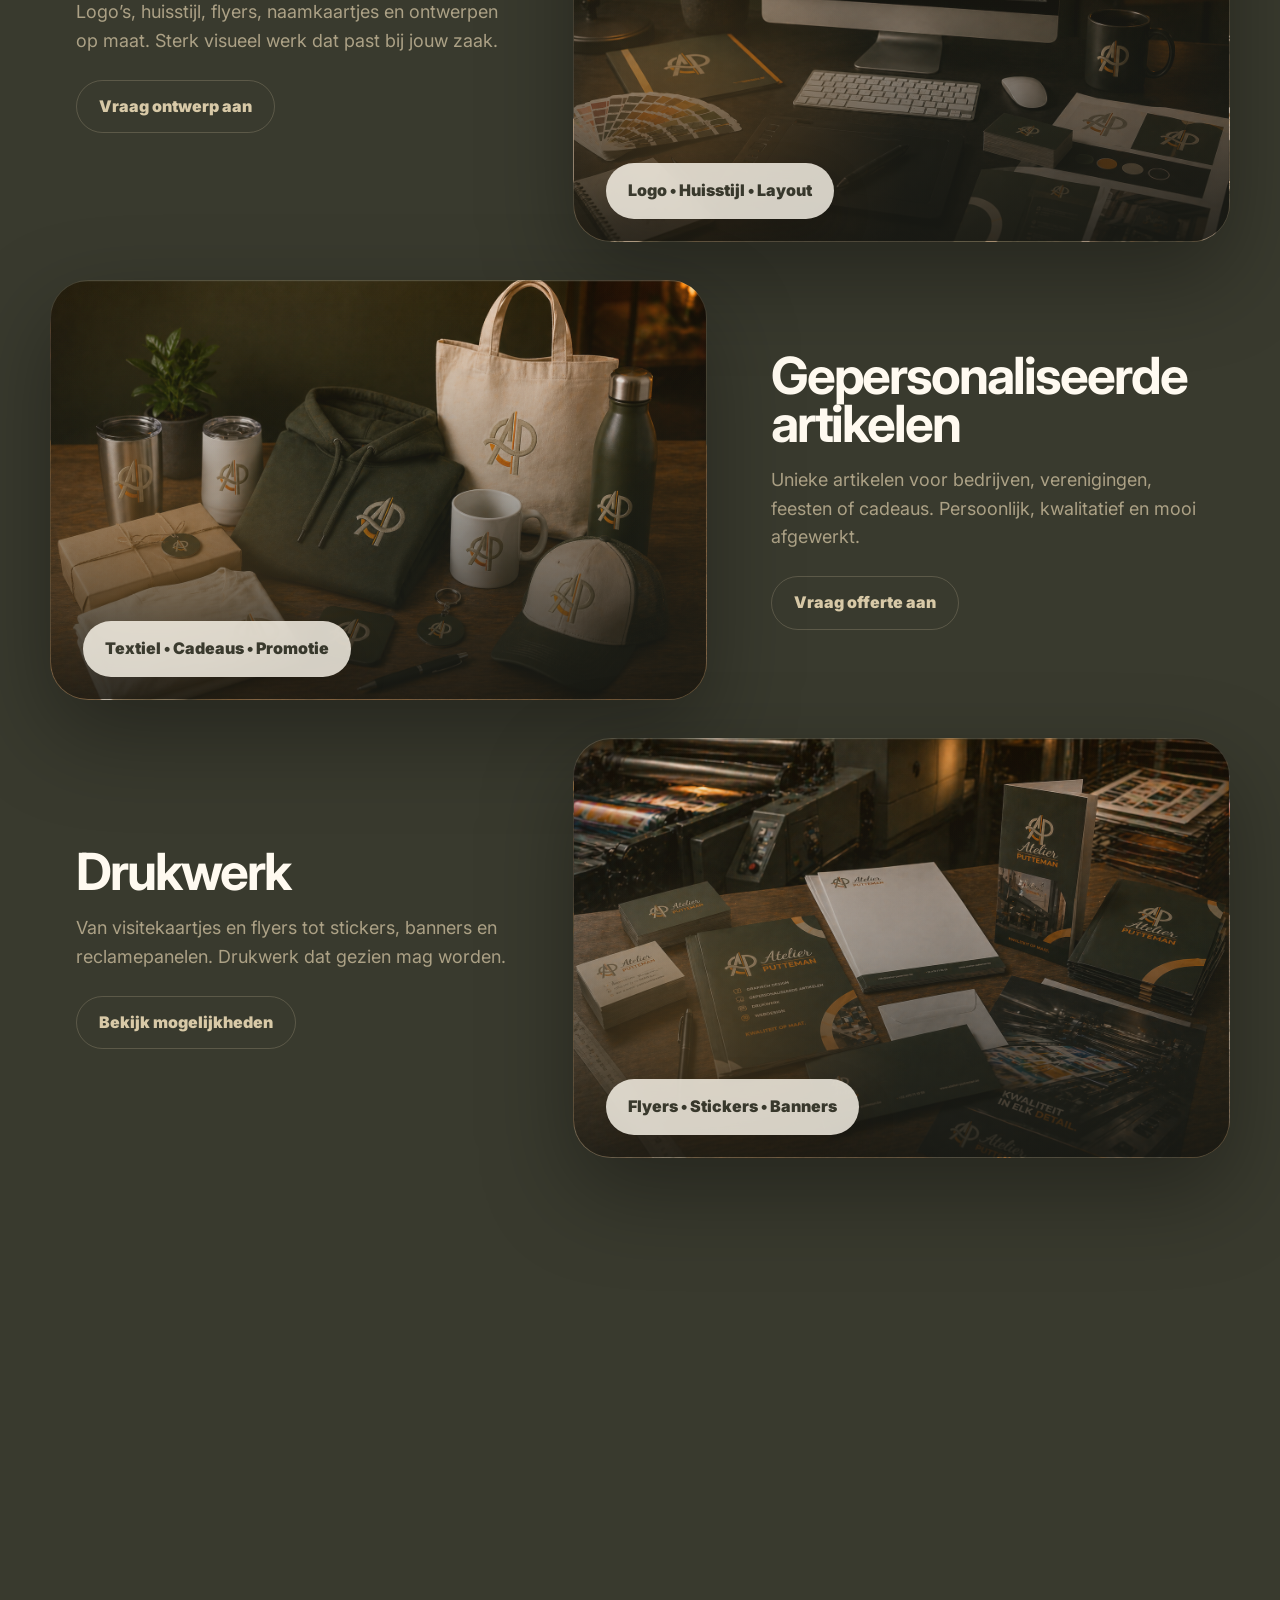
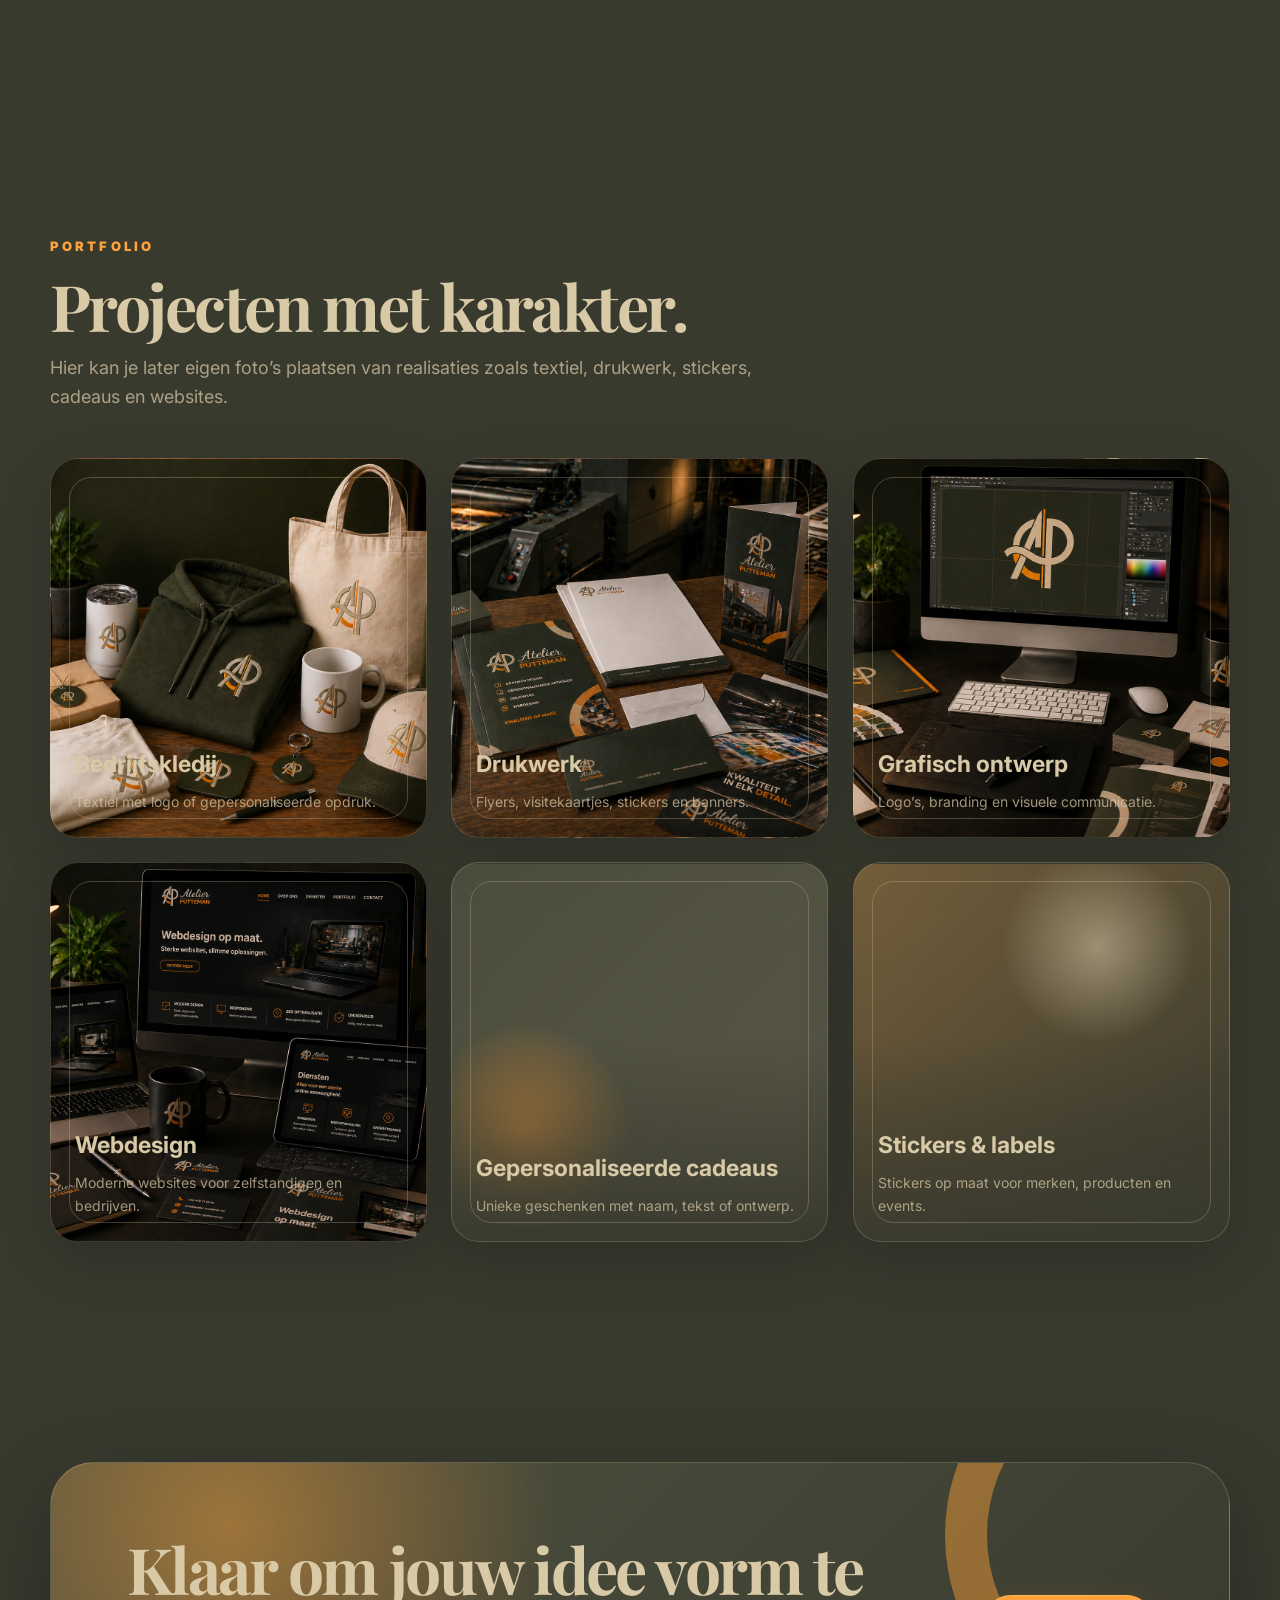
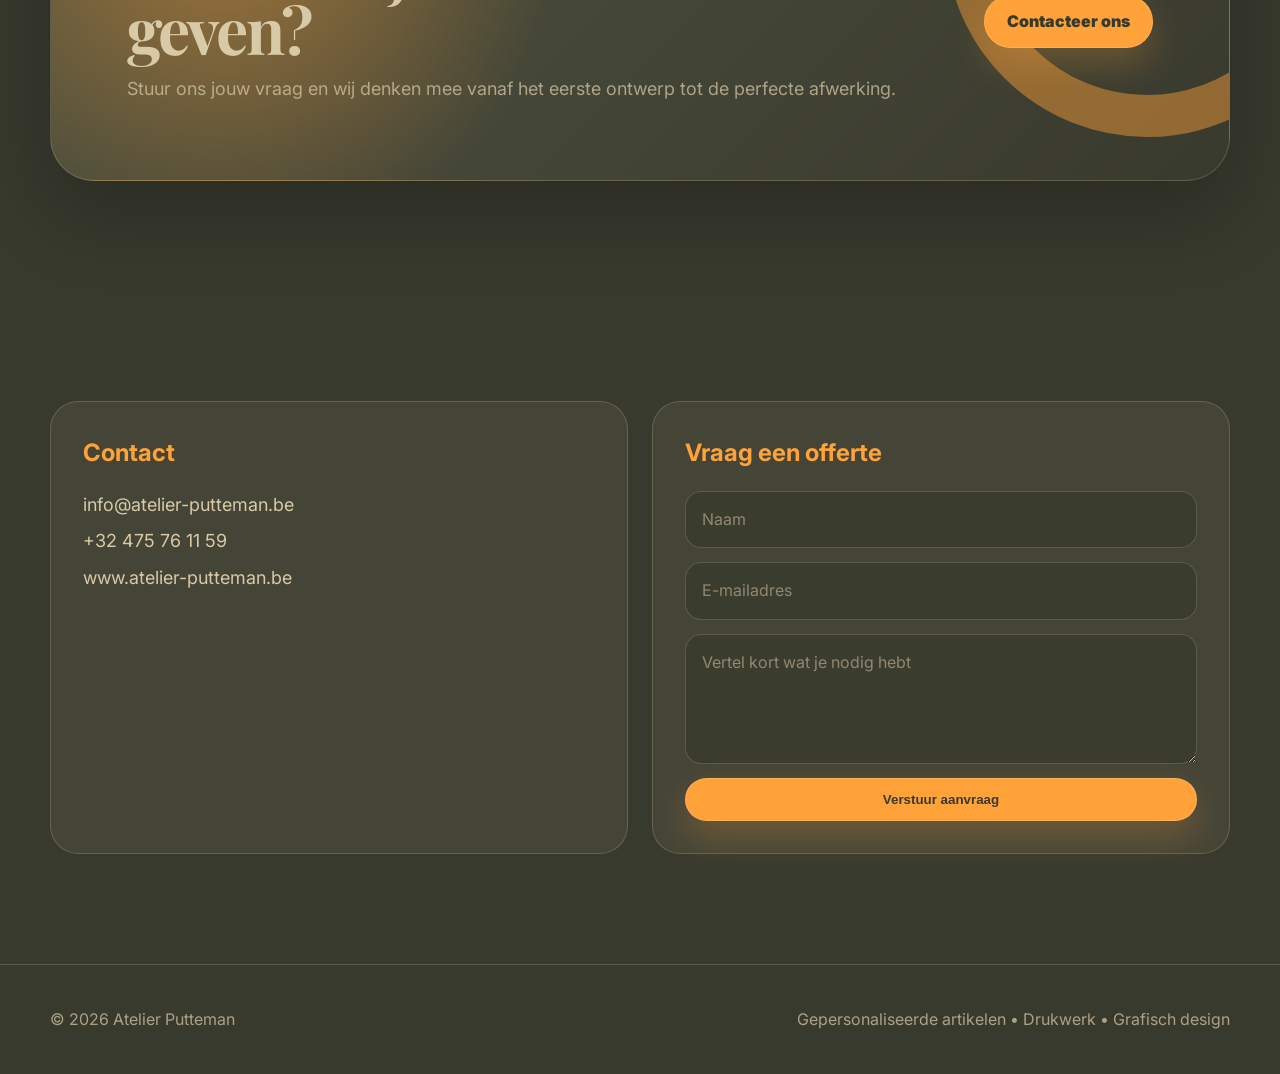
<file: atelier_putteman_next_level_website (6).html>
<!DOCTYPE html>
<html lang="nl">
<head>
  <meta charset="UTF-8" />
  <meta name="viewport" content="width=device-width, initial-scale=1.0" />
  <title>Atelier Putteman | Gepersonaliseerde artikelen, drukwerk & grafisch design</title>
  <meta name="description" content="Atelier Putteman maakt gepersonaliseerde artikelen, drukwerk, grafisch design en websites op maat. Uniek gemaakt, perfect afgewerkt." />

  <link rel="preconnect" href="https://fonts.googleapis.com">
  <link rel="preconnect" href="https://fonts.gstatic.com" crossorigin>
  <link href="https://fonts.googleapis.com/css2?family=Inter:wght@400;500;600;700;800&family=Playfair+Display:wght@600;700&display=swap" rel="stylesheet">

  <style>
    :root {
      --green: #4e513f;
      --orange: #ffa239;
      --dark: #393a2e;
      --beige: #d8c9a7;
      --white: #fffaf0;
      --muted: rgba(216, 201, 167, .72);
      --glass: rgba(216, 201, 167, .10);
      --line: rgba(216, 201, 167, .22);
      --shadow: 0 28px 80px rgba(0, 0, 0, .28);
      --radius: 28px;
    }

    * { box-sizing: border-box; margin: 0; padding: 0; }
    html { scroll-behavior: smooth; }
    body {
      font-family: Inter, system-ui, sans-serif;
      background: var(--dark);
      color: var(--white);
      overflow-x: hidden;
      line-height: 1.6;
    }

    body::before {
      content: "";
      position: fixed;
      inset: 0;
      pointer-events: none;
      background:
        radial-gradient(circle at 16% 20%, rgba(255, 162, 57, .22), transparent 30%),
        radial-gradient(circle at 84% 6%, rgba(216, 201, 167, .18), transparent 28%),
        linear-gradient(135deg, var(--green), var(--dark) 62%);
      z-index: -3;
    }

    .grain {
      position: fixed;
      inset: 0;
      pointer-events: none;
      opacity: .12;
      z-index: -2;
      background-image: url("data:image/svg+xml,%3Csvg viewBox='0 0 200 200' xmlns='http://www.w3.org/2000/svg'%3E%3Cfilter id='n'%3E%3CfeTurbulence type='fractalNoise' baseFrequency='.9' numOctaves='3' stitchTiles='stitch'/%3E%3C/filter%3E%3Crect width='100%25' height='100%25' filter='url(%23n)' opacity='.55'/%3E%3C/svg%3E");
    }

    a { color: inherit; text-decoration: none; }
    img { max-width: 100%; display: block; }

    .container { width: min(1180px, calc(100% - 40px)); margin: 0 auto; }

    .topbar {
      background: var(--orange);
      color: var(--dark);
      text-align: center;
      font-weight: 800;
      letter-spacing: .08em;
      text-transform: uppercase;
      font-size: 12px;
      padding: 9px 16px;
    }

    header {
      position: sticky;
      top: 0;
      z-index: 99;
      backdrop-filter: blur(18px);
      background: rgba(57, 58, 46, .76);
      border-bottom: 1px solid rgba(216, 201, 167, .16);
    }

    nav {
      height: 82px;
      display: flex;
      align-items: center;
      justify-content: space-between;
      gap: 24px;
    }

    .brand { display: flex; align-items: center; gap: 14px; }
    .brand-logo {
      width: 140px;
      height: auto;
      object-fit: contain;
      filter: drop-shadow(0 14px 28px rgba(0,0,0,.35));
    }
    .brand-mark {
      width: 54px; height: 54px; border: 2px solid var(--beige); border-radius: 50%;
      display: grid; place-items: center; color: var(--orange); font-weight: 900; font-size: 22px;
      box-shadow: inset 0 -10px 0 rgba(255, 162, 57, .18);
    }
    .brand strong {
      display:none;
    }
    .brand span {
      display:none;
    }

    .menu { display: flex; align-items: center; gap: 24px; color: var(--muted); font-size: 14px; font-weight: 700; }
    .menu a { transition: .25s ease; }
    .menu a:hover { color: var(--orange); }

    .nav-cta, .btn {
      display: inline-flex; align-items: center; justify-content: center; gap: 10px;
      border-radius: 999px;
      padding: 13px 22px;
      background: var(--orange);
      color: var(--dark);
      font-weight: 900;
      border: 1px solid rgba(255,255,255,.14);
      box-shadow: 0 16px 36px rgba(255, 162, 57, .24);
      transition: transform .25s ease, box-shadow .25s ease;
    }
    .nav-cta:hover, .btn:hover { transform: translateY(-3px); box-shadow: 0 22px 54px rgba(255, 162, 57, .30); }
    .btn.secondary { background: transparent; color: var(--beige); border: 1px solid var(--line); box-shadow: none; }

    .hero { min-height: calc(100vh - 112px); display: grid; place-items: center; padding: 84px 0 110px; position: relative; }
    .hero-grid { display: grid; grid-template-columns: 1.02fr .98fr; gap: 58px; align-items: center; }

    .eyebrow { color: var(--orange); font-weight: 900; letter-spacing: .24em; text-transform: uppercase; font-size: 13px; margin-bottom: 18px; }
    h1 {
      font-family: "Playfair Display", serif;
      font-size: clamp(54px, 8vw, 112px);
      line-height: .92;
      letter-spacing: -.055em;
      color: var(--beige);
      max-width: 760px;
    }
    .hero p { color: var(--muted); font-size: 19px; max-width: 620px; margin: 28px 0 34px; }
    .hero-actions { display: flex; flex-wrap: wrap; gap: 14px; }

    .hero-card {
      position: relative;
      min-height: 620px;
      border: 1px solid var(--line);
      border-radius: 44px;
      background: linear-gradient(145deg, rgba(216,201,167,.12), rgba(255,255,255,.02));
      box-shadow: var(--shadow);
      overflow: hidden;
      padding: 34px;
      isolation: isolate;
    }
    .hero-card::before {
      content: "";
      position: absolute;
      width: 450px; height: 450px;
      border: 52px solid var(--orange);
      border-radius: 50%;
      right: -160px; top: -170px;
      opacity: .95;
      z-index: -1;
    }
    .hero-card::after {
      content: "";
      position: absolute;
      width: 500px; height: 500px;
      border: 42px solid var(--beige);
      border-radius: 50%;
      left: -230px; bottom: -220px;
      opacity: .92;
      z-index: -1;
    }
    .mockup {
      height: 100%;
      min-height: 550px;
      border: 1px solid rgba(216,201,167,.30);
      background: rgba(57,58,46,.70);
      border-radius: 32px;
      padding: 38px;
      display: flex;
      flex-direction: column;
      justify-content: space-between;
      position: relative;
      overflow: hidden;
    }
    .dots { display: grid; grid-template-columns: repeat(2, 6px); gap: 18px; opacity: .55; }
    .dots span { width: 6px; height: 6px; border-radius: 50%; background: var(--beige); }
    .mockup-title { align-self: center; text-align: center; }
    .mockup-title b { display:block; color: var(--beige); font-size: 42px; letter-spacing: .02em; }
    .mockup-title small { color: var(--orange); letter-spacing: .45em; font-weight: 900; }
    .mockup-bottom { display: grid; gap: 14px; color: var(--beige); font-weight: 800; text-transform: uppercase; font-size: 20px; }

    .section { padding: 110px 0; position: relative; }
    .section-title { max-width: 760px; margin-bottom: 46px; }
    .section-title h2 { font-family: "Playfair Display", serif; font-size: clamp(42px, 5vw, 72px); line-height: .96; color: var(--beige); letter-spacing: -.04em; }
    .section-title p { color: var(--muted); margin-top: 18px; font-size: 18px; }

    .services { display: grid; gap: 38px; }
    .service {
      display: grid;
      grid-template-columns: .85fr 1.15fr;
      gap: 38px;
      align-items: center;
      min-height: 420px;
    }
    .service:nth-child(even) { grid-template-columns: 1.15fr .85fr; }
    .service:nth-child(even) .service-copy { order: 2; }
    .service-copy { padding: 26px; }
    .service-copy h3 { font-size: clamp(34px, 4vw, 58px); line-height: .95; color: var(--white); letter-spacing: -.04em; margin-bottom: 18px; }
    .service-copy p { color: var(--muted); font-size: 18px; max-width: 520px; margin-bottom: 24px; }
    .service-visual {
      min-height: 420px;
      border-radius: 38px;
      overflow: hidden;
      border: 1px solid rgba(216,201,167,.26);
      background-size: cover;
      background-position: center;
      box-shadow: 0 34px 90px rgba(0,0,0,.34);
      position: relative;
      isolation: isolate;
      transition: transform .45s cubic-bezier(.2,.8,.2,1), box-shadow .45s ease, border-color .45s ease, filter .45s ease;
    }
    .service-visual::before {
      content: "";
      position: absolute;
      inset: 0;
      background:
        linear-gradient(to top, rgba(24,25,20,.82), rgba(57,58,46,.28) 48%, rgba(255,162,57,.08)),
        radial-gradient(circle at 18% 82%, rgba(255,162,57,.32), transparent 34%);
      z-index: 1;
      transition: opacity .45s ease;
    }
    .service-visual::after {
      content: "";
      position: absolute;
      inset: 24px;
      border: 1px solid rgba(255,250,240,.28);
      border-radius: 28px;
      z-index: 2;
      pointer-events: none;
      box-shadow: inset 0 0 0 1px rgba(255,162,57,.08);
    }
    .service-visual .label {
      position: absolute;
      left: 32px;
      bottom: 32px;
      background: rgba(255,250,240,.88);
      color: var(--dark);
      border-radius: 999px;
      padding: 15px 22px;
      font-weight: 900;
      box-shadow: 0 18px 44px rgba(0,0,0,.26);
      z-index: 3;
      backdrop-filter: blur(12px);
      transform: translateY(10px);
      opacity: .92;
      transition: transform .35s ease, opacity .35s ease, background .35s ease;
    }
    .service-visual:hover {
      transform: translateY(-12px) scale(1.018);
      box-shadow: 0 44px 110px rgba(0,0,0,.44);
      border-color: rgba(255,162,57,.52);
      filter: saturate(1.08) contrast(1.04);
    }
    .service-visual:hover .label {
      transform: translateY(0);
      opacity: 1;
      background: rgba(255,250,240,.96);
    }
    .service-visual:hover::before {
      opacity: .92;
    }
    .service-visual .big-word {
      display: none;
    }
    .visual-design { background-image: linear-gradient(to top, rgba(57,58,46,.25), transparent), url('grafisch-design.png'); }
    .visual-items { background-image: linear-gradient(to top, rgba(57,58,46,.25), transparent), url('gepersonaliseerd.png'); }
    .visual-print { background-image: linear-gradient(to top, rgba(57,58,46,.25), transparent), url('drukwerk.png'); }
    .visual-web { background-image: linear-gradient(to top, rgba(57,58,46,.25), transparent), url('webdesign.png'); }

    .marquee { overflow: hidden; border-block: 1px solid var(--line); padding: 22px 0; color: var(--beige); background: rgba(0,0,0,.12); }
    .marquee-track { display: flex; gap: 36px; width: max-content; animation: marquee 26s linear infinite; font-weight: 900; letter-spacing: .12em; text-transform: uppercase; }
    @keyframes marquee { to { transform: translateX(-50%); } }

    .portfolio-grid { display: grid; grid-template-columns: repeat(3, 1fr); gap: 24px; }
    .portfolio-card {
      min-height: 320px;
      border-radius: 28px;
      background:
        linear-gradient(to top, rgba(57,58,46,.96), rgba(57,58,46,.18) 54%),
        var(--project-image),
        linear-gradient(145deg, rgba(216,201,167,.16), rgba(255,255,255,.04));
      background-size: cover;
      background-position: center;
      border: 1px solid var(--line);
      padding: 24px;
      display: flex;
      flex-direction: column;
      justify-content: flex-end;
      box-shadow: 0 18px 55px rgba(0,0,0,.18);
      transition: .28s ease;
      overflow: hidden;
      position: relative;
    }
    .portfolio-card::before {
      content: "";
      position: absolute;
      inset: 18px;
      border: 1px solid rgba(216,201,167,.28);
      border-radius: 22px;
      pointer-events: none;
    }
    .portfolio-card > * { position: relative; z-index: 1; }
    .project-textiel { --project-image: radial-gradient(circle at 75% 24%, rgba(255,162,57,.88), transparent 24%), linear-gradient(135deg, rgba(216,201,167,.26), rgba(78,81,63,.64)); }
    .project-drukwerk { --project-image: radial-gradient(circle at 25% 18%, rgba(255,162,57,.78), transparent 25%), linear-gradient(135deg, rgba(78,81,63,.75), rgba(216,201,167,.18)); }
    .project-design { --project-image: radial-gradient(circle at 55% 28%, rgba(216,201,167,.72), transparent 28%), linear-gradient(135deg, rgba(255,162,57,.30), rgba(57,58,46,.82)); }
    .project-web { --project-image: radial-gradient(circle at 72% 40%, rgba(255,162,57,.72), transparent 22%), linear-gradient(135deg, rgba(216,201,167,.20), rgba(57,58,46,.85)); }
    .project-cadeau { --project-image: radial-gradient(circle at 20% 70%, rgba(255,162,57,.70), transparent 26%), linear-gradient(135deg, rgba(78,81,63,.72), rgba(216,201,167,.18)); }
    .project-stickers { --project-image: radial-gradient(circle at 65% 22%, rgba(216,201,167,.68), transparent 25%), linear-gradient(135deg, rgba(255,162,57,.28), rgba(57,58,46,.88)); }
    .portfolio-card:hover { transform: translateY(-8px); }
    .portfolio-card h3 { color: var(--beige); font-size: 23px; }
    .portfolio-card p { color: var(--muted); font-size: 14px; margin-top: 8px; }

    .cta-panel {
      border-radius: 44px;
      padding: clamp(38px, 6vw, 76px);
      background:
        radial-gradient(circle at 15% 20%, rgba(255,162,57,.46), transparent 32%),
        linear-gradient(135deg, var(--green), var(--dark));
      border: 1px solid var(--line);
      box-shadow: var(--shadow);
      display: grid;
      grid-template-columns: 1fr auto;
      align-items: center;
      gap: 26px;
      overflow: hidden;
      position: relative;
    }
    .cta-panel::after {
      content: "";
      position: absolute;
      width: 320px; height: 320px;
      border: 42px solid var(--orange);
      border-radius: 50%;
      right: -120px; top: -130px;
      opacity: .45;
    }
    .cta-panel h2 { position: relative; z-index: 1; color: var(--beige); font-family: "Playfair Display", serif; font-size: clamp(42px, 5vw, 76px); line-height: .94; letter-spacing: -.04em; }
    .cta-panel p { position: relative; z-index: 1; color: var(--muted); margin-top: 16px; font-size: 18px; }
    .cta-panel .btn { position: relative; z-index: 1; }

    .contact-grid { display: grid; grid-template-columns: 1fr 1fr; gap: 24px; }
    .contact-card {
      border: 1px solid var(--line);
      background: rgba(216,201,167,.08);
      border-radius: 28px;
      padding: 32px;
    }
    .contact-card h3 { color: var(--orange); margin-bottom: 18px; font-size: 24px; }
    .contact-card p, .contact-card a { color: var(--beige); font-size: 18px; display: block; margin: 8px 0; }

    form { display: grid; gap: 14px; }
    input, textarea {
      width: 100%;
      border: 1px solid var(--line);
      background: rgba(57,58,46,.78);
      color: var(--white);
      border-radius: 16px;
      padding: 15px 16px;
      font: inherit;
      outline: none;
    }
    textarea { min-height: 130px; resize: vertical; }
    input::placeholder, textarea::placeholder { color: rgba(216,201,167,.55); }

    footer { padding: 42px 0; border-top: 1px solid var(--line); color: var(--muted); }
    .footer-inner { display: flex; justify-content: space-between; align-items: center; gap: 18px; flex-wrap: wrap; }

    .reveal { opacity: 0; transform: translateY(34px); transition: opacity .8s ease, transform .8s ease; }
    .reveal.visible { opacity: 1; transform: translateY(0); }

    @media (max-width: 920px) {
      .menu { display: none; }
      .hero-grid, .service, .service:nth-child(even), .contact-grid, .cta-panel { grid-template-columns: 1fr; }
      .service:nth-child(even) .service-copy { order: 0; }
      .portfolio-grid { grid-template-columns: 1fr; }
      .hero-card { min-height: 460px; }
      .mockup { min-height: 390px; }
      .mockup-title b { font-size: 32px; }
      .nav-cta { display: none; }
    }
  
    /* ULTRA PREMIUM UPGRADE */
    .ambient-orb {
      position: fixed;
      width: 520px;
      height: 520px;
      border-radius: 50%;
      pointer-events: none;
      z-index: -1;
      filter: blur(34px);
      opacity: .22;
      background: radial-gradient(circle, var(--orange), transparent 68%);
      transform: translate3d(var(--x, 70vw), var(--y, 20vh), 0);
      transition: transform .18s ease-out;
    }

    .premium-line {
      position: absolute;
      inset: 0;
      pointer-events: none;
      overflow: hidden;
      z-index: -1;
    }
    .premium-line svg {
      position: absolute;
      left: 50%;
      top: 0;
      width: min(920px, 120vw);
      height: 100%;
      transform: translateX(-50%);
      opacity: .42;
    }
    .premium-line path {
      fill: none;
      stroke: url(#lineGradient);
      stroke-width: 5;
      stroke-linecap: round;
      stroke-dasharray: 1600;
      stroke-dashoffset: 1600;
      animation: drawLine 3.2s ease forwards 1s;
    }
    @keyframes drawLine { to { stroke-dashoffset: 0; } }

    .hero::after {
      content: "";
      position: absolute;
      bottom: -1px;
      left: 0;
      width: 100%;
      height: 120px;
      background: linear-gradient(to bottom, transparent, rgba(57,58,46,.96));
      pointer-events: none;
    }

    .hero-card, .service-visual, .portfolio-card, .cta-panel {
      transform-style: preserve-3d;
      will-change: transform;
    }

    .hero-card:hover, .service-visual:hover, .portfolio-card:hover {
      transform: translateY(-10px) scale(1.01);
    }

    .service-visual {
      isolation: isolate;
    }
    .service-visual::after {
      content: "";
      position: absolute;
      inset: 0;
      background: linear-gradient(110deg, transparent 0%, rgba(255,250,240,.10) 42%, transparent 58%);
      transform: translateX(-120%);
      transition: transform .85s ease;
      z-index: 2;
    }
    .service-visual:hover::after { transform: translateX(120%); }

    .portfolio-card {
      min-height: 380px;
      background-blend-mode: normal;
    }
    .portfolio-card::after {
      content: "";
      position: absolute;
      inset: 0;
      background: radial-gradient(circle at var(--mx, 50%) var(--my, 50%), rgba(255,162,57,.18), transparent 34%);
      opacity: 0;
      transition: opacity .25s ease;
      pointer-events: none;
    }
    .portfolio-card:hover::after { opacity: 1; }

    .magnetic {
      transition: transform .18s ease;
    }

    .floating-badge {
      position: absolute;
      right: 8%;
      bottom: 12%;
      z-index: 4;
      width: 172px;
      aspect-ratio: 1;
      border-radius: 50%;
      border: 1px solid rgba(216,201,167,.34);
      background: rgba(57,58,46,.72);
      backdrop-filter: blur(16px);
      display: grid;
      place-items: center;
      color: var(--beige);
      text-align: center;
      font-weight: 900;
      font-size: 14px;
      letter-spacing: .08em;
      text-transform: uppercase;
      box-shadow: var(--shadow);
      animation: floatBadge 5.5s ease-in-out infinite;
    }
    .floating-badge span { color: var(--orange); display: block; font-size: 28px; letter-spacing: 0; }
    @keyframes floatBadge {
      0%, 100% { transform: translateY(0) rotate(-4deg); }
      50% { transform: translateY(-16px) rotate(4deg); }
    }

    .image-strip {
      display: grid;
      grid-template-columns: repeat(4, 1fr);
      gap: 18px;
      margin-top: 42px;
    }
    .image-strip div {
      height: 180px;
      border-radius: 24px;
      border: 1px solid var(--line);
      background-size: cover;
      background-position: center;
      box-shadow: 0 20px 50px rgba(0,0,0,.18);
      transition: .35s ease;
    }
    .image-strip div:hover { transform: translateY(-8px) scale(1.02); }

    .strip-design { background-image: linear-gradient(to top, rgba(57,58,46,.35), transparent), url('grafisch-design.png'); }
    .strip-items { background-image: linear-gradient(to top, rgba(57,58,46,.35), transparent), url('gepersonaliseerd.png'); }
    .strip-print { background-image: linear-gradient(to top, rgba(57,58,46,.35), transparent), url('drukwerk.png'); }
    .strip-web { background-image: linear-gradient(to top, rgba(57,58,46,.35), transparent), url('webdesign.png'); }

    @media (max-width: 920px) {
      .floating-badge { display: none; }
      .image-strip { grid-template-columns: 1fr 1fr; }
    }
    @media (max-width: 560px) {
      .image-strip { grid-template-columns: 1fr; }
    }
  </style>
</head>
<body>
  <div class="grain"></div>
  <div class="ambient-orb" id="ambientOrb"></div>
  <div class="topbar">Uniek gemaakt • Perfect afgewerkt • Kwaliteit op maat</div>

  <header>
    <nav class="container">
      <a href="#home" class="brand" aria-label="Atelier Putteman home">
        <!-- Vervang logo-atelier-putteman.png door jouw echte logo-bestand -->
        <img class="brand-logo" src="logo-atelier-putteman.png" alt="Atelier Putteman logo" onerror="this.style.display='none'; this.nextElementSibling.style.display='grid';">
        <div class="brand-mark" style="display:none;">AP</div>
        <div>
          <strong>Atelier</strong>
          <span>PUTTEMAN</span>
        </div>
      </a>
      <div class="menu">
        <a href="#diensten">Diensten</a>
        <a href="#portfolio">Portfolio</a>
        <a href="#contact">Contact</a>
      </div>
      <a class="nav-cta" href="mailto:info@atelier-putteman.be">Offerte aanvragen</a>
    </nav>
  </header>

  <main id="home">
    <section class="hero">
      <div class="premium-line" aria-hidden="true">
        <svg viewBox="0 0 900 1200" preserveAspectRatio="none">
          <defs>
            <linearGradient id="lineGradient" x1="0" y1="0" x2="1" y2="1">
              <stop offset="0%" stop-color="#ffa239"/>
              <stop offset="50%" stop-color="#d8c9a7"/>
              <stop offset="100%" stop-color="#ffa239"/>
            </linearGradient>
          </defs>
          <path d="M455 0 C 260 180, 700 250, 430 430 S 280 720, 535 835 S 700 1040, 445 1200"/>
        </svg>
      </div>
      <div class="container hero-grid">
        <div class="reveal">
          <div class="eyebrow">Gepersonaliseerde artikelen • Drukwerk • Grafisch design</div>
          <h1>Uniek gemaakt, perfect afgewerkt.</h1>
          <p>Van ontwerp tot afwerking: Atelier Putteman maakt persoonlijke artikelen, professioneel drukwerk en sterk grafisch design met oog voor detail.</p>
          <div class="hero-actions">
            <a class="btn magnetic" href="mailto:info@atelier-putteman.be">Start jouw project</a>
            <a class="btn secondary magnetic" href="#diensten">Bekijk diensten</a>
          </div>
        </div>

        <div class="hero-card reveal">
          <div class="floating-badge"><span>AP</span>Premium maatwerk</div>
          <div class="mockup">
            <div class="dots" aria-hidden="true">
              <span></span><span></span><span></span><span></span><span></span><span></span>
            </div>
            <div class="mockup-title">
              <img src="logo-atelier-putteman.png" alt="Atelier Putteman logo" style="max-width:340px;margin:0 auto 18px;filter:drop-shadow(0 18px 30px rgba(0,0,0,.24));" onerror="this.style.display='none';">
              <b>PUTTEMAN</b>
              <small>KWALITEIT OP MAAT</small>
            </div>
            <div class="mockup-bottom">
              <span>Gepersonaliseerde artikelen</span>
              <span>Drukwerk & grafisch design</span>
            </div>
          </div>
        </div>
      </div>
    </section>

    <div class="marquee" aria-hidden="true">
      <div class="marquee-track">
        <span>Logo ontwerp</span><span>Textielbedrukking</span><span>Stickers</span><span>Flyers</span><span>Webdesign</span><span>Visitekaartjes</span><span>Promotieartikelen</span>
        <span>Logo ontwerp</span><span>Textielbedrukking</span><span>Stickers</span><span>Flyers</span><span>Webdesign</span><span>Visitekaartjes</span><span>Promotieartikelen</span>
      </div>
    </div>

    <section class="section" id="diensten">
      <div class="container">
        <div class="section-title reveal">
          <div class="eyebrow">Onze specialiteiten</div>
          <h2>Alles voor een sterke, herkenbare uitstraling.</h2>
          <p>Wij combineren creatief ontwerp met verzorgde productie, zodat jouw merk, cadeau of project meteen professioneel aanvoelt.</p>
        </div>

        <div class="services">
          <article class="service reveal">
            <div class="service-copy">
              <h3>Grafisch design</h3>
              <p>Logo’s, huisstijl, flyers, naamkaartjes en ontwerpen op maat. Sterk visueel werk dat past bij jouw zaak.</p>
              <a class="btn secondary" href="mailto:info@atelier-putteman.be?subject=Offerte grafisch design">Vraag ontwerp aan</a>
            </div>
            <div class="service-visual visual-design">
              <div class="big-word">DESIGN</div>
              <div class="label">Logo • Huisstijl • Layout</div>
            </div>
          </article>

          <article class="service reveal">
            <div class="service-copy">
              <h3>Gepersonaliseerde artikelen</h3>
              <p>Unieke artikelen voor bedrijven, verenigingen, feesten of cadeaus. Persoonlijk, kwalitatief en mooi afgewerkt.</p>
              <a class="btn secondary" href="mailto:info@atelier-putteman.be?subject=Offerte gepersonaliseerde artikelen">Vraag offerte aan</a>
            </div>
            <div class="service-visual visual-items">
              <div class="big-word">UNIEK</div>
              <div class="label">Textiel • Cadeaus • Promotie</div>
            </div>
          </article>

          <article class="service reveal">
            <div class="service-copy">
              <h3>Drukwerk</h3>
              <p>Van visitekaartjes en flyers tot stickers, banners en reclamepanelen. Drukwerk dat gezien mag worden.</p>
              <a class="btn secondary" href="mailto:info@atelier-putteman.be?subject=Offerte drukwerk">Bekijk mogelijkheden</a>
            </div>
            <div class="service-visual visual-print">
              <div class="big-word">PRINT</div>
              <div class="label">Flyers • Stickers • Banners</div>
            </div>
          </article>

          <article class="service reveal">
            <div class="service-copy">
              <h3>Webdesign</h3>
              <p>Een moderne website die jouw zaak professioneel presenteert, duidelijk communiceert en vertrouwen uitstraalt.</p>
              <a class="btn secondary" href="mailto:info@atelier-putteman.be?subject=Offerte webdesign">Start website</a>
            </div>
            <div class="service-visual visual-web">
              <div class="big-word">WEB</div>
              <div class="label">Website • Landingpage • Online stijl</div>
            </div>
          </article>
        </div>
      </div>
    </section>

    <section class="section" id="portfolio">
      <div class="container">
        <div class="section-title reveal">
          <div class="eyebrow">Portfolio</div>
          <h2>Projecten met karakter.</h2>
          <p>Hier kan je later eigen foto’s plaatsen van realisaties zoals textiel, drukwerk, stickers, cadeaus en websites.</p>
        </div>

        <div class="portfolio-grid">
          <!-- Foto's automatisch toegevoegd (plaats deze bestanden in dezelfde map als index.html):
          grafisch-design.png
          gepersonaliseerd.png
          drukwerk.png
          webdesign.png
        -->
          <div class="portfolio-card reveal" style="background-image: url('gepersonaliseerd.png'); background-size: cover; background-position: center;"><h3>Bedrijfskledij</h3><p>Textiel met logo of gepersonaliseerde opdruk.</p></div>
          <div class="portfolio-card reveal" style="background-image: url('drukwerk.png'); background-size: cover; background-position: center;"><h3>Drukwerk</h3><p>Flyers, visitekaartjes, stickers en banners.</p></div>
          <div class="portfolio-card reveal" style="background-image: url('grafisch-design.png'); background-size: cover; background-position: center;"><h3>Grafisch ontwerp</h3><p>Logo’s, branding en visuele communicatie.</p></div>
          <div class="portfolio-card reveal" style="background-image: url('webdesign.png'); background-size: cover; background-position: center;"><h3>Webdesign</h3><p>Moderne websites voor zelfstandigen en bedrijven.</p></div>
          <div class="portfolio-card project-cadeau reveal"><h3>Gepersonaliseerde cadeaus</h3><p>Unieke geschenken met naam, tekst of ontwerp.</p></div>
          <div class="portfolio-card project-stickers reveal"><h3>Stickers & labels</h3><p>Stickers op maat voor merken, producten en events.</p></div>
        </div>
      </div>
    </section>

    <section class="section">
      <div class="container">
        <div class="cta-panel reveal">
          <div>
            <h2>Klaar om jouw idee vorm te geven?</h2>
            <p>Stuur ons jouw vraag en wij denken mee vanaf het eerste ontwerp tot de perfecte afwerking.</p>
          </div>
          <a class="btn" href="mailto:info@atelier-putteman.be">Contacteer ons</a>
        </div>
      </div>
    </section>

    <section class="section" id="contact">
      <div class="container contact-grid">
        <div class="contact-card reveal">
          <h3>Contact</h3>
          <a href="mailto:info@atelier-putteman.be">info@atelier-putteman.be</a>
          <a href="tel:+32475761159">+32 475 76 11 59</a>
          <a href="https://www.atelier-putteman.be">www.atelier-putteman.be</a>
        </div>
        <div class="contact-card reveal">
          <h3>Vraag een offerte</h3>
          <form action="mailto:info@atelier-putteman.be" method="post" enctype="text/plain">
            <input type="text" name="naam" placeholder="Naam" required>
            <input type="email" name="email" placeholder="E-mailadres" required>
            <textarea name="bericht" placeholder="Vertel kort wat je nodig hebt"></textarea>
            <button class="btn" type="submit">Verstuur aanvraag</button>
          </form>
        </div>
      </div>
    </section>
  </main>

  <footer>
    <div class="container footer-inner">
      <span>© 2026 Atelier Putteman</span>
      <span>Gepersonaliseerde artikelen • Drukwerk • Grafisch design</span>
    </div>
  </footer>

  <script>
    const reveals = document.querySelectorAll('.reveal');
    const observer = new IntersectionObserver((entries) => {
      entries.forEach(entry => {
        if (entry.isIntersecting) entry.target.classList.add('visible');
      });
    }, { threshold: 0.16 });

    reveals.forEach(el => observer.observe(el));
  
    const ambientOrb = document.getElementById('ambientOrb');
    window.addEventListener('mousemove', (e) => {
      ambientOrb.style.setProperty('--x', `${e.clientX - 260}px`);
      ambientOrb.style.setProperty('--y', `${e.clientY - 260}px`);
    });

    document.querySelectorAll('.portfolio-card').forEach(card => {
      card.addEventListener('mousemove', (e) => {
        const r = card.getBoundingClientRect();
        card.style.setProperty('--mx', `${e.clientX - r.left}px`);
        card.style.setProperty('--my', `${e.clientY - r.top}px`);
      });
    });

    document.querySelectorAll('.magnetic').forEach(btn => {
      btn.addEventListener('mousemove', (e) => {
        const r = btn.getBoundingClientRect();
        const x = (e.clientX - r.left - r.width / 2) * .18;
        const y = (e.clientY - r.top - r.height / 2) * .18;
        btn.style.transform = `translate(${x}px, ${y}px)`;
      });
      btn.addEventListener('mouseleave', () => btn.style.transform = 'translate(0,0)');
    });
  </script>
</body>
</html>
</file>
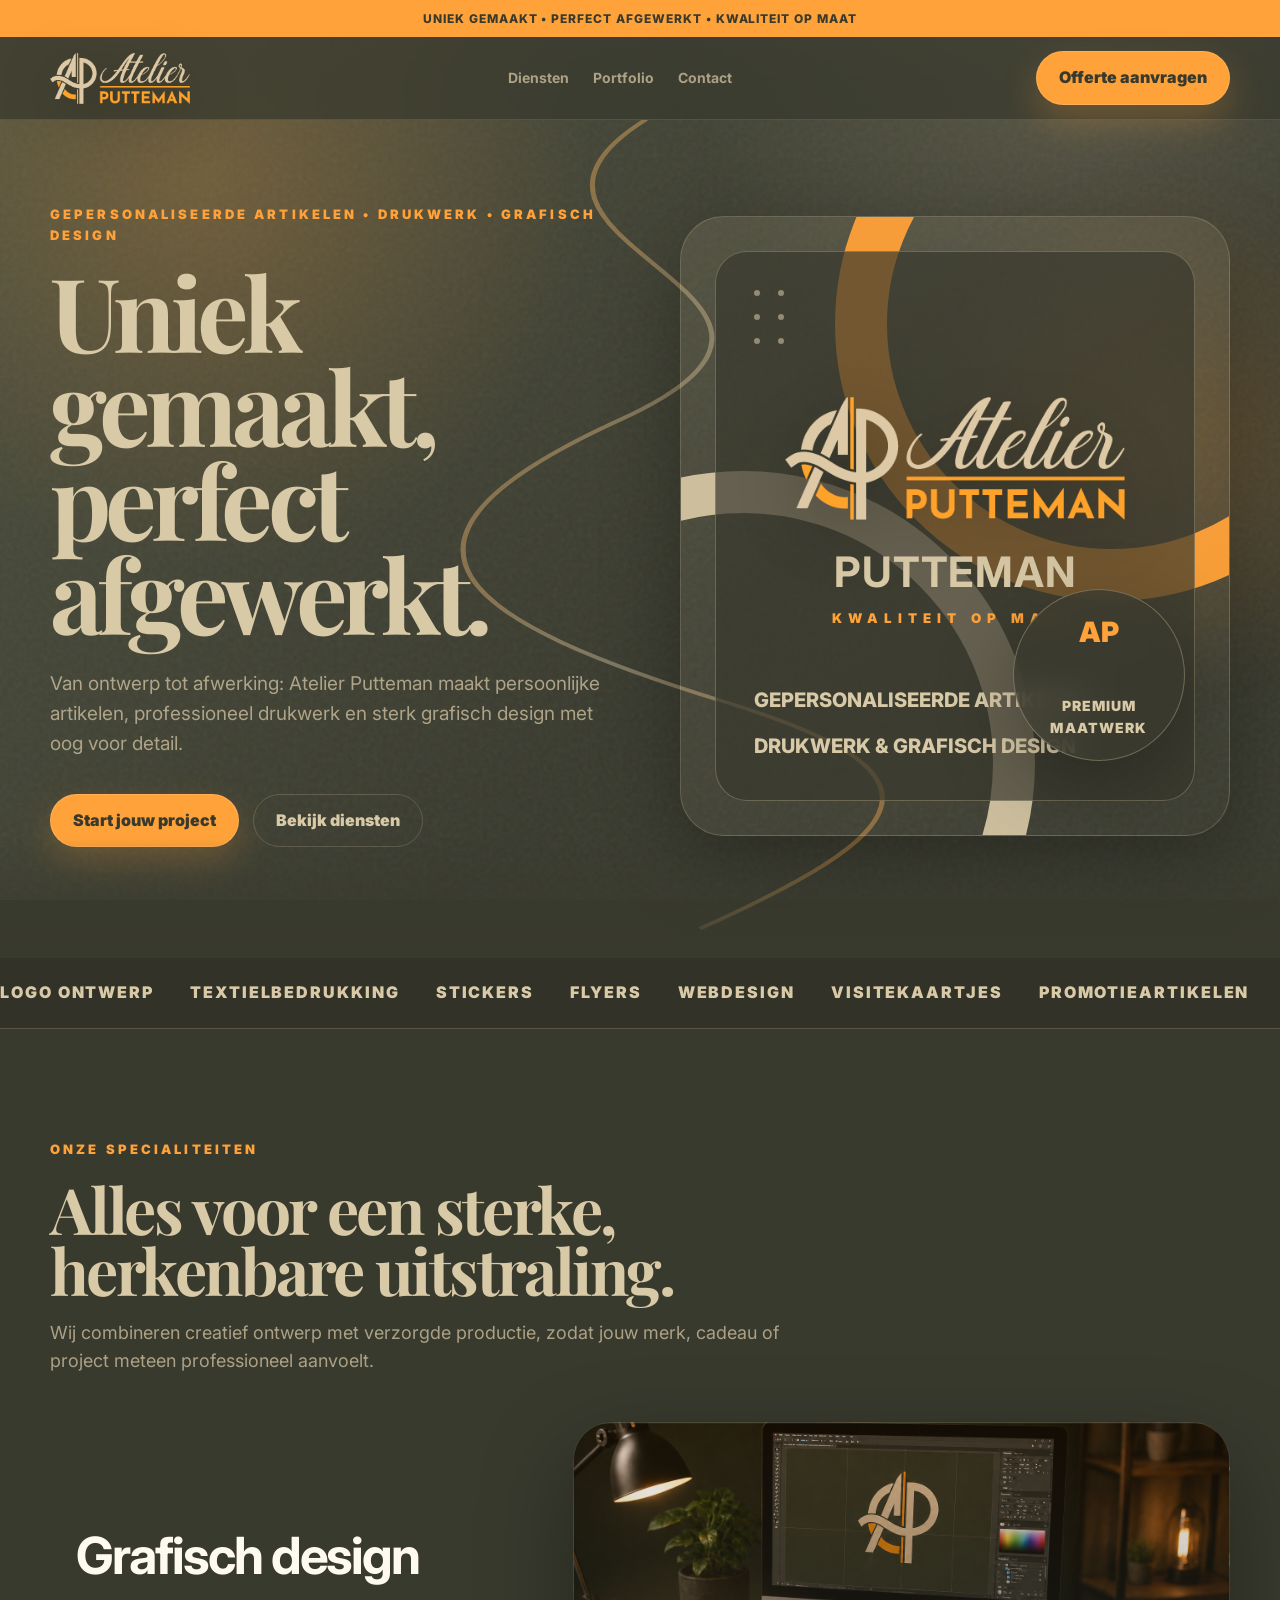
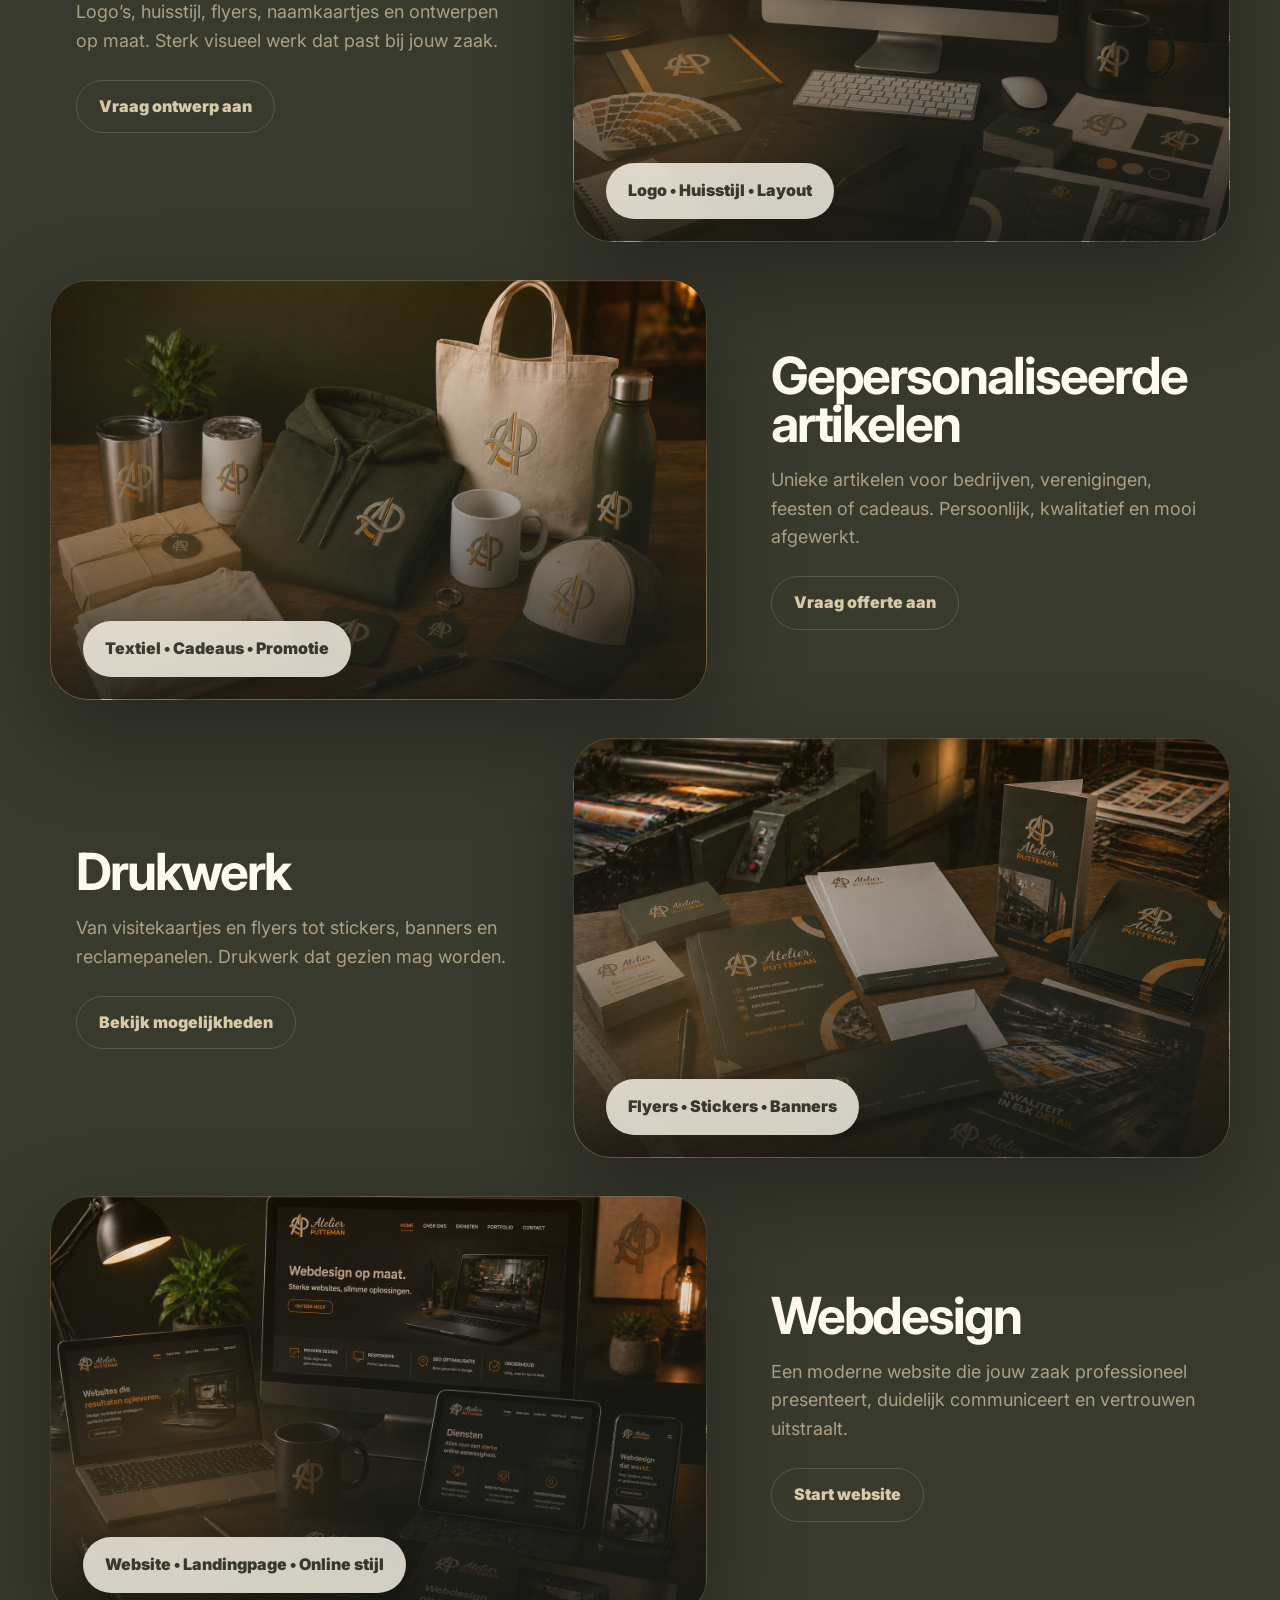
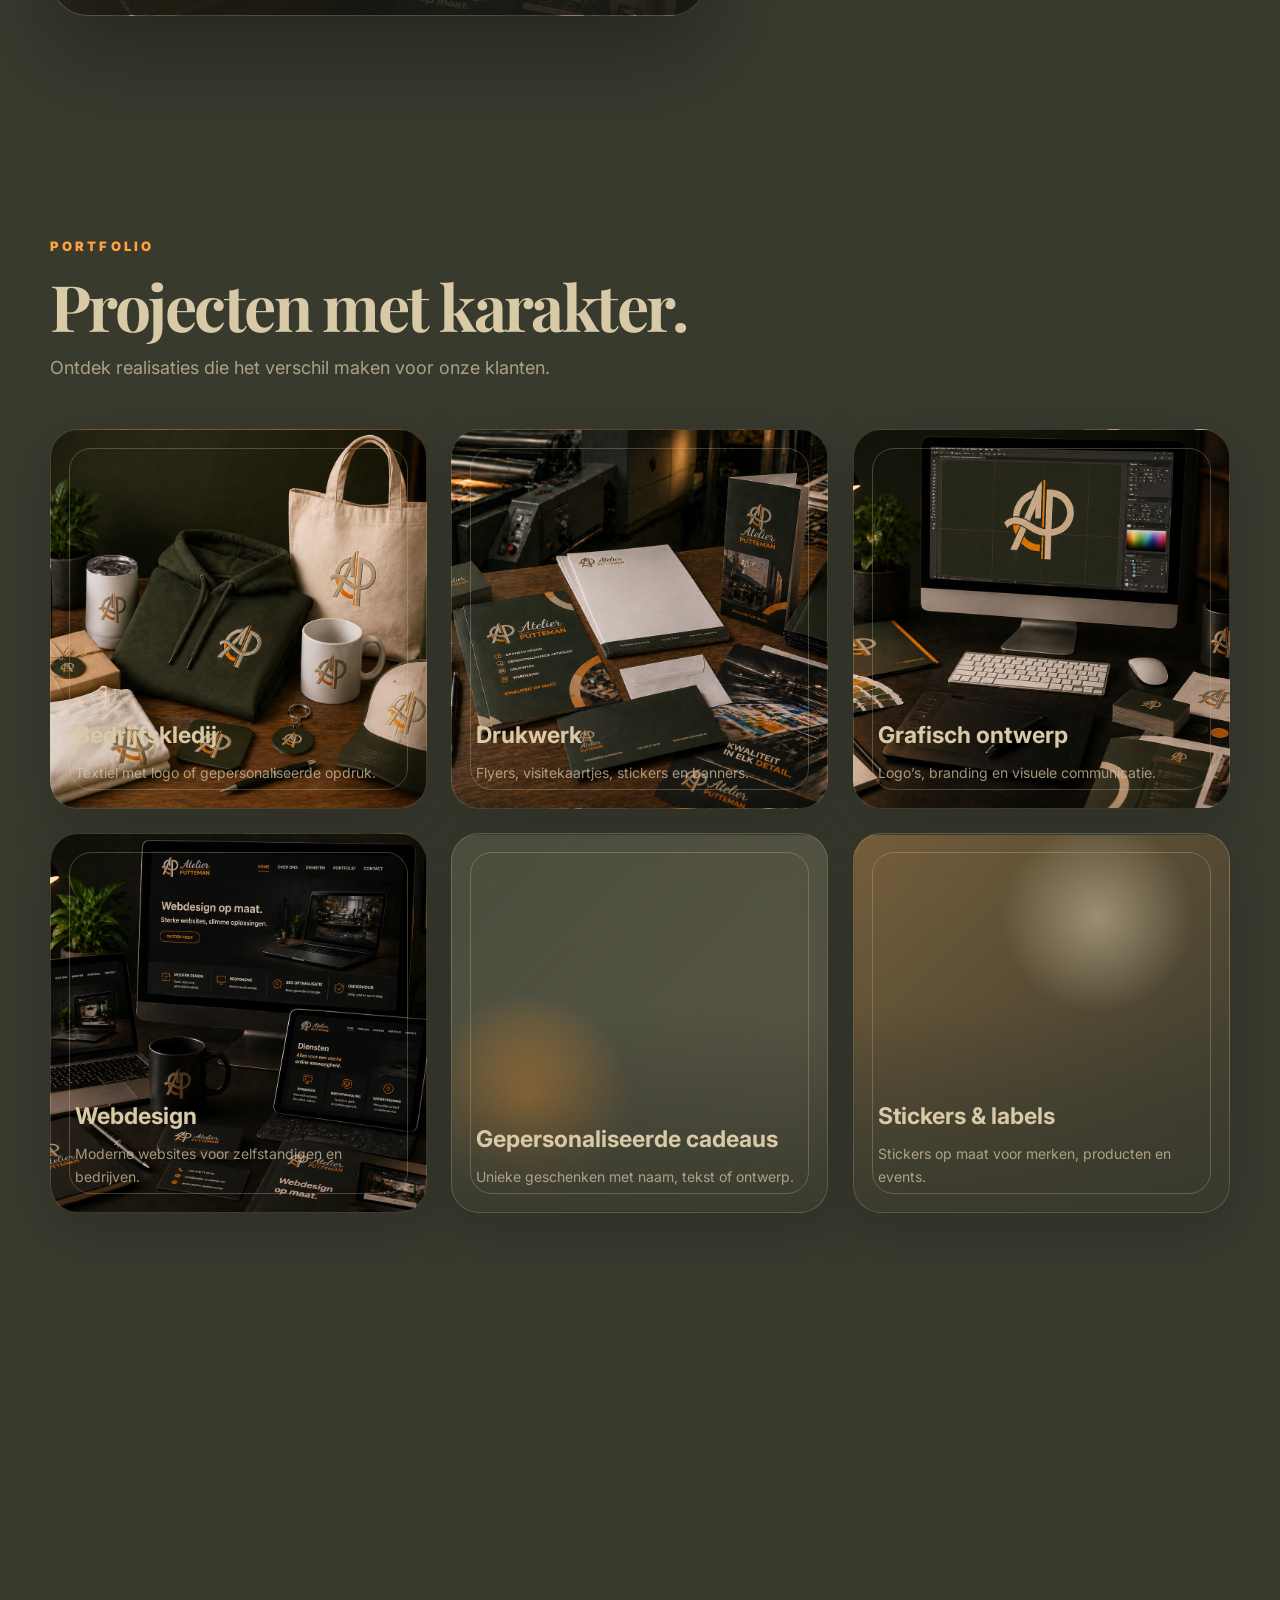
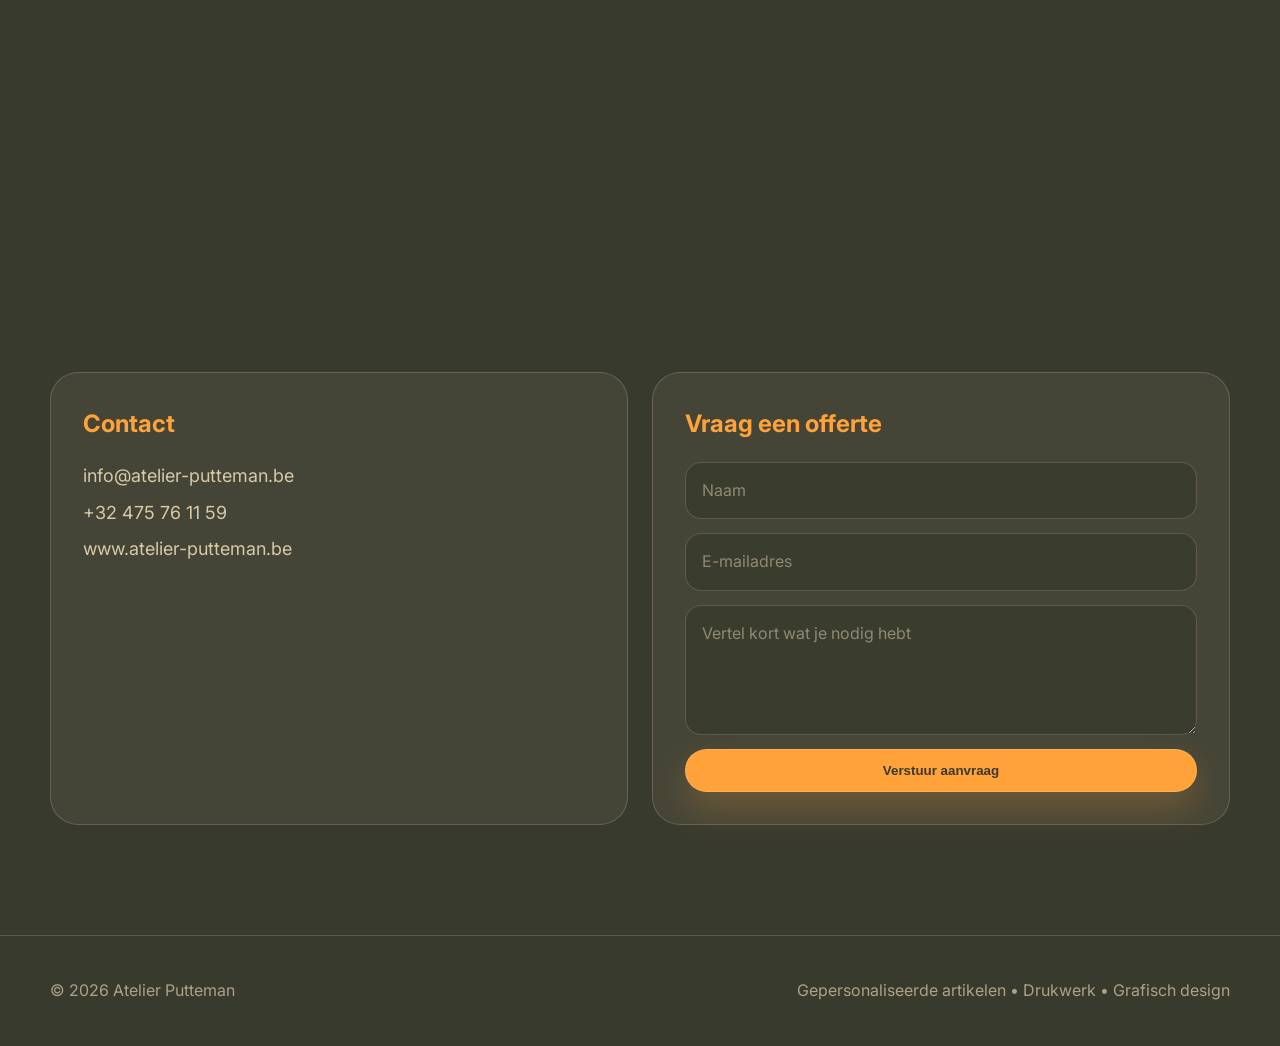
<file: atelier_putteman_next_level_website (7).html>
<!DOCTYPE html>
<html lang="nl">
<head>
  <meta charset="UTF-8" />
  <meta name="viewport" content="width=device-width, initial-scale=1.0" />
  <title>Atelier Putteman | Gepersonaliseerde artikelen, drukwerk & grafisch design</title>
  <meta name="description" content="Atelier Putteman maakt gepersonaliseerde artikelen, drukwerk, grafisch design en websites op maat. Uniek gemaakt, perfect afgewerkt." />

  <link rel="preconnect" href="https://fonts.googleapis.com">
  <link rel="preconnect" href="https://fonts.gstatic.com" crossorigin>
  <link href="https://fonts.googleapis.com/css2?family=Inter:wght@400;500;600;700;800&family=Playfair+Display:wght@600;700&display=swap" rel="stylesheet">

  <style>
    :root {
      --green: #4e513f;
      --orange: #ffa239;
      --dark: #393a2e;
      --beige: #d8c9a7;
      --white: #fffaf0;
      --muted: rgba(216, 201, 167, .72);
      --glass: rgba(216, 201, 167, .10);
      --line: rgba(216, 201, 167, .22);
      --shadow: 0 28px 80px rgba(0, 0, 0, .28);
      --radius: 28px;
    }

    * { box-sizing: border-box; margin: 0; padding: 0; }
    html { scroll-behavior: smooth; }
    body {
      font-family: Inter, system-ui, sans-serif;
      background: var(--dark);
      color: var(--white);
      overflow-x: hidden;
      line-height: 1.6;
    }

    body::before {
      content: "";
      position: fixed;
      inset: 0;
      pointer-events: none;
      background:
        radial-gradient(circle at 16% 20%, rgba(255, 162, 57, .22), transparent 30%),
        radial-gradient(circle at 84% 6%, rgba(216, 201, 167, .18), transparent 28%),
        linear-gradient(135deg, var(--green), var(--dark) 62%);
      z-index: -3;
    }

    .grain {
      position: fixed;
      inset: 0;
      pointer-events: none;
      opacity: .12;
      z-index: -2;
      background-image: url("data:image/svg+xml,%3Csvg viewBox='0 0 200 200' xmlns='http://www.w3.org/2000/svg'%3E%3Cfilter id='n'%3E%3CfeTurbulence type='fractalNoise' baseFrequency='.9' numOctaves='3' stitchTiles='stitch'/%3E%3C/filter%3E%3Crect width='100%25' height='100%25' filter='url(%23n)' opacity='.55'/%3E%3C/svg%3E");
    }

    a { color: inherit; text-decoration: none; }
    img { max-width: 100%; display: block; }

    .container { width: min(1180px, calc(100% - 40px)); margin: 0 auto; }

    .topbar {
      background: var(--orange);
      color: var(--dark);
      text-align: center;
      font-weight: 800;
      letter-spacing: .08em;
      text-transform: uppercase;
      font-size: 12px;
      padding: 9px 16px;
    }

    header {
      position: sticky;
      top: 0;
      z-index: 99;
      backdrop-filter: blur(18px);
      background: rgba(57, 58, 46, .76);
      border-bottom: 1px solid rgba(216, 201, 167, .16);
    }

    nav {
      height: 82px;
      display: flex;
      align-items: center;
      justify-content: space-between;
      gap: 24px;
    }

    .brand { display: flex; align-items: center; gap: 14px; }
    .brand-logo {
      width: 140px;
      height: auto;
      object-fit: contain;
      filter: drop-shadow(0 14px 28px rgba(0,0,0,.35));
    }
    .brand-mark {
      width: 54px; height: 54px; border: 2px solid var(--beige); border-radius: 50%;
      display: grid; place-items: center; color: var(--orange); font-weight: 900; font-size: 22px;
      box-shadow: inset 0 -10px 0 rgba(255, 162, 57, .18);
    }
    .brand strong {
      display:none;
    }
    .brand span {
      display:none;
    }

    .menu { display: flex; align-items: center; gap: 24px; color: var(--muted); font-size: 14px; font-weight: 700; }
    .menu a { transition: .25s ease; }
    .menu a:hover { color: var(--orange); }

    .nav-cta, .btn {
      display: inline-flex; align-items: center; justify-content: center; gap: 10px;
      border-radius: 999px;
      padding: 13px 22px;
      background: var(--orange);
      color: var(--dark);
      font-weight: 900;
      border: 1px solid rgba(255,255,255,.14);
      box-shadow: 0 16px 36px rgba(255, 162, 57, .24);
      transition: transform .25s ease, box-shadow .25s ease;
    }
    .nav-cta:hover, .btn:hover { transform: translateY(-3px); box-shadow: 0 22px 54px rgba(255, 162, 57, .30); }
    .btn.secondary { background: transparent; color: var(--beige); border: 1px solid var(--line); box-shadow: none; }

    .hero { min-height: calc(100vh - 112px); display: grid; place-items: center; padding: 84px 0 110px; position: relative; }
    .hero-grid { display: grid; grid-template-columns: 1.02fr .98fr; gap: 58px; align-items: center; }

    .eyebrow { color: var(--orange); font-weight: 900; letter-spacing: .24em; text-transform: uppercase; font-size: 13px; margin-bottom: 18px; }
    h1 {
      font-family: "Playfair Display", serif;
      font-size: clamp(54px, 8vw, 112px);
      line-height: .92;
      letter-spacing: -.055em;
      color: var(--beige);
      max-width: 760px;
    }
    .hero p { color: var(--muted); font-size: 19px; max-width: 620px; margin: 28px 0 34px; }
    .hero-actions { display: flex; flex-wrap: wrap; gap: 14px; }

    .hero-card {
      position: relative;
      min-height: 620px;
      border: 1px solid var(--line);
      border-radius: 44px;
      background: linear-gradient(145deg, rgba(216,201,167,.12), rgba(255,255,255,.02));
      box-shadow: var(--shadow);
      overflow: hidden;
      padding: 34px;
      isolation: isolate;
    }
    .hero-card::before {
      content: "";
      position: absolute;
      width: 450px; height: 450px;
      border: 52px solid var(--orange);
      border-radius: 50%;
      right: -160px; top: -170px;
      opacity: .95;
      z-index: -1;
    }
    .hero-card::after {
      content: "";
      position: absolute;
      width: 500px; height: 500px;
      border: 42px solid var(--beige);
      border-radius: 50%;
      left: -230px; bottom: -220px;
      opacity: .92;
      z-index: -1;
    }
    .mockup {
      height: 100%;
      min-height: 550px;
      border: 1px solid rgba(216,201,167,.30);
      background: rgba(57,58,46,.70);
      border-radius: 32px;
      padding: 38px;
      display: flex;
      flex-direction: column;
      justify-content: space-between;
      position: relative;
      overflow: hidden;
    }
    .dots { display: grid; grid-template-columns: repeat(2, 6px); gap: 18px; opacity: .55; }
    .dots span { width: 6px; height: 6px; border-radius: 50%; background: var(--beige); }
    .mockup-title { align-self: center; text-align: center; }
    .mockup-title b { display:block; color: var(--beige); font-size: 42px; letter-spacing: .02em; }
    .mockup-title small { color: var(--orange); letter-spacing: .45em; font-weight: 900; }
    .mockup-bottom { display: grid; gap: 14px; color: var(--beige); font-weight: 800; text-transform: uppercase; font-size: 20px; }

    .section { padding: 110px 0; position: relative; }
    .section-title { max-width: 760px; margin-bottom: 46px; }
    .section-title h2 { font-family: "Playfair Display", serif; font-size: clamp(42px, 5vw, 72px); line-height: .96; color: var(--beige); letter-spacing: -.04em; }
    .section-title p { color: var(--muted); margin-top: 18px; font-size: 18px; }

    .services { display: grid; gap: 38px; }
    .service {
      display: grid;
      grid-template-columns: .85fr 1.15fr;
      gap: 38px;
      align-items: center;
      min-height: 420px;
    }
    .service:nth-child(even) { grid-template-columns: 1.15fr .85fr; }
    .service:nth-child(even) .service-copy { order: 2; }
    .service-copy { padding: 26px; }
    .service-copy h3 { font-size: clamp(34px, 4vw, 58px); line-height: .95; color: var(--white); letter-spacing: -.04em; margin-bottom: 18px; }
    .service-copy p { color: var(--muted); font-size: 18px; max-width: 520px; margin-bottom: 24px; }
    .service-visual {
      min-height: 420px;
      border-radius: 38px;
      overflow: hidden;
      border: 1px solid rgba(216,201,167,.26);
      background-size: cover;
      background-position: center;
      box-shadow: 0 34px 90px rgba(0,0,0,.34);
      position: relative;
      isolation: isolate;
      transition: transform .45s cubic-bezier(.2,.8,.2,1), box-shadow .45s ease, border-color .45s ease, filter .45s ease;
    }
    .service-visual::before {
      content: "";
      position: absolute;
      inset: 0;
      background:
        linear-gradient(to top, rgba(24,25,20,.82), rgba(57,58,46,.28) 48%, rgba(255,162,57,.08)),
        radial-gradient(circle at 18% 82%, rgba(255,162,57,.32), transparent 34%);
      z-index: 1;
      transition: opacity .45s ease;
    }
    .service-visual::after {
      content: "";
      position: absolute;
      inset: 24px;
      border: 1px solid rgba(255,250,240,.28);
      border-radius: 28px;
      z-index: 2;
      pointer-events: none;
      box-shadow: inset 0 0 0 1px rgba(255,162,57,.08);
    }
    .service-visual .label {
      position: absolute;
      left: 32px;
      bottom: 32px;
      background: rgba(255,250,240,.88);
      color: var(--dark);
      border-radius: 999px;
      padding: 15px 22px;
      font-weight: 900;
      box-shadow: 0 18px 44px rgba(0,0,0,.26);
      z-index: 3;
      backdrop-filter: blur(12px);
      transform: translateY(10px);
      opacity: .92;
      transition: transform .35s ease, opacity .35s ease, background .35s ease;
    }
    .service-visual:hover {
      transform: translateY(-12px) scale(1.018);
      box-shadow: 0 44px 110px rgba(0,0,0,.44);
      border-color: rgba(255,162,57,.52);
      filter: saturate(1.08) contrast(1.04);
    }
    .service-visual:hover .label {
      transform: translateY(0);
      opacity: 1;
      background: rgba(255,250,240,.96);
    }
    .service-visual:hover::before {
      opacity: .92;
    }
    .service-visual .big-word {
      display: none;
    }
    .visual-design { background-image: linear-gradient(to top, rgba(57,58,46,.25), transparent), url('grafisch-design.png'); }
    .visual-items { background-image: linear-gradient(to top, rgba(57,58,46,.25), transparent), url('gepersonaliseerd.png'); }
    .visual-print { background-image: linear-gradient(to top, rgba(57,58,46,.25), transparent), url('drukwerk.png'); }
    .visual-web { background-image: linear-gradient(to top, rgba(57,58,46,.25), transparent), url('webdesign.png'); }

    .marquee { overflow: hidden; border-block: 1px solid var(--line); padding: 22px 0; color: var(--beige); background: rgba(0,0,0,.12); }
    .marquee-track { display: flex; gap: 36px; width: max-content; animation: marquee 26s linear infinite; font-weight: 900; letter-spacing: .12em; text-transform: uppercase; }
    @keyframes marquee { to { transform: translateX(-50%); } }

    .portfolio-grid { display: grid; grid-template-columns: repeat(3, 1fr); gap: 24px; }
    .portfolio-card {
      min-height: 320px;
      border-radius: 28px;
      background:
        linear-gradient(to top, rgba(57,58,46,.96), rgba(57,58,46,.18) 54%),
        var(--project-image),
        linear-gradient(145deg, rgba(216,201,167,.16), rgba(255,255,255,.04));
      background-size: cover;
      background-position: center;
      border: 1px solid var(--line);
      padding: 24px;
      display: flex;
      flex-direction: column;
      justify-content: flex-end;
      box-shadow: 0 18px 55px rgba(0,0,0,.18);
      transition: .28s ease;
      overflow: hidden;
      position: relative;
    }
    .portfolio-card::before {
      content: "";
      position: absolute;
      inset: 18px;
      border: 1px solid rgba(216,201,167,.28);
      border-radius: 22px;
      pointer-events: none;
    }
    .portfolio-card > * { position: relative; z-index: 1; }
    .project-textiel { --project-image: radial-gradient(circle at 75% 24%, rgba(255,162,57,.88), transparent 24%), linear-gradient(135deg, rgba(216,201,167,.26), rgba(78,81,63,.64)); }
    .project-drukwerk { --project-image: radial-gradient(circle at 25% 18%, rgba(255,162,57,.78), transparent 25%), linear-gradient(135deg, rgba(78,81,63,.75), rgba(216,201,167,.18)); }
    .project-design { --project-image: radial-gradient(circle at 55% 28%, rgba(216,201,167,.72), transparent 28%), linear-gradient(135deg, rgba(255,162,57,.30), rgba(57,58,46,.82)); }
    .project-web { --project-image: radial-gradient(circle at 72% 40%, rgba(255,162,57,.72), transparent 22%), linear-gradient(135deg, rgba(216,201,167,.20), rgba(57,58,46,.85)); }
    .project-cadeau { --project-image: radial-gradient(circle at 20% 70%, rgba(255,162,57,.70), transparent 26%), linear-gradient(135deg, rgba(78,81,63,.72), rgba(216,201,167,.18)); }
    .project-stickers { --project-image: radial-gradient(circle at 65% 22%, rgba(216,201,167,.68), transparent 25%), linear-gradient(135deg, rgba(255,162,57,.28), rgba(57,58,46,.88)); }
    .portfolio-card:hover { transform: translateY(-8px); }
    .portfolio-card h3 { color: var(--beige); font-size: 23px; }
    .portfolio-card p { color: var(--muted); font-size: 14px; margin-top: 8px; }

    .cta-panel {
      border-radius: 44px;
      padding: clamp(38px, 6vw, 76px);
      background:
        radial-gradient(circle at 15% 20%, rgba(255,162,57,.46), transparent 32%),
        linear-gradient(135deg, var(--green), var(--dark));
      border: 1px solid var(--line);
      box-shadow: var(--shadow);
      display: grid;
      grid-template-columns: 1fr auto;
      align-items: center;
      gap: 26px;
      overflow: hidden;
      position: relative;
    }
    .cta-panel::after {
      content: "";
      position: absolute;
      width: 320px; height: 320px;
      border: 42px solid var(--orange);
      border-radius: 50%;
      right: -120px; top: -130px;
      opacity: .45;
    }
    .cta-panel h2 { position: relative; z-index: 1; color: var(--beige); font-family: "Playfair Display", serif; font-size: clamp(42px, 5vw, 76px); line-height: .94; letter-spacing: -.04em; }
    .cta-panel p { position: relative; z-index: 1; color: var(--muted); margin-top: 16px; font-size: 18px; }
    .cta-panel .btn { position: relative; z-index: 1; }

    .contact-grid { display: grid; grid-template-columns: 1fr 1fr; gap: 24px; }
    .contact-card {
      border: 1px solid var(--line);
      background: rgba(216,201,167,.08);
      border-radius: 28px;
      padding: 32px;
    }
    .contact-card h3 { color: var(--orange); margin-bottom: 18px; font-size: 24px; }
    .contact-card p, .contact-card a { color: var(--beige); font-size: 18px; display: block; margin: 8px 0; }

    form { display: grid; gap: 14px; }
    input, textarea {
      width: 100%;
      border: 1px solid var(--line);
      background: rgba(57,58,46,.78);
      color: var(--white);
      border-radius: 16px;
      padding: 15px 16px;
      font: inherit;
      outline: none;
    }
    textarea { min-height: 130px; resize: vertical; }
    input::placeholder, textarea::placeholder { color: rgba(216,201,167,.55); }

    footer { padding: 42px 0; border-top: 1px solid var(--line); color: var(--muted); }
    .footer-inner { display: flex; justify-content: space-between; align-items: center; gap: 18px; flex-wrap: wrap; }

    .reveal { opacity: 0; transform: translateY(34px); transition: opacity .8s ease, transform .8s ease; }
    .reveal.visible { opacity: 1; transform: translateY(0); }

    @media (max-width: 920px) {
      .menu { display: none; }
      .hero-grid, .service, .service:nth-child(even), .contact-grid, .cta-panel { grid-template-columns: 1fr; }
      .service:nth-child(even) .service-copy { order: 0; }
      .portfolio-grid { grid-template-columns: 1fr; }
      .hero-card { min-height: 460px; }
      .mockup { min-height: 390px; }
      .mockup-title b { font-size: 32px; }
      .nav-cta { display: none; }
    }
  
    /* ULTRA PREMIUM UPGRADE */
    .ambient-orb {
      position: fixed;
      width: 520px;
      height: 520px;
      border-radius: 50%;
      pointer-events: none;
      z-index: -1;
      filter: blur(34px);
      opacity: .22;
      background: radial-gradient(circle, var(--orange), transparent 68%);
      transform: translate3d(var(--x, 70vw), var(--y, 20vh), 0);
      transition: transform .18s ease-out;
    }

    .premium-line {
      position: absolute;
      inset: 0;
      pointer-events: none;
      overflow: hidden;
      z-index: -1;
    }
    .premium-line svg {
      position: absolute;
      left: 50%;
      top: 0;
      width: min(920px, 120vw);
      height: 100%;
      transform: translateX(-50%);
      opacity: .42;
    }
    .premium-line path {
      fill: none;
      stroke: url(#lineGradient);
      stroke-width: 5;
      stroke-linecap: round;
      stroke-dasharray: 1600;
      stroke-dashoffset: 1600;
      animation: drawLine 3.2s ease forwards 1s;
    }
    @keyframes drawLine { to { stroke-dashoffset: 0; } }

    .hero::after {
      content: "";
      position: absolute;
      bottom: -1px;
      left: 0;
      width: 100%;
      height: 120px;
      background: linear-gradient(to bottom, transparent, rgba(57,58,46,.96));
      pointer-events: none;
    }

    .hero-card, .service-visual, .portfolio-card, .cta-panel {
      transform-style: preserve-3d;
      will-change: transform;
    }

    .hero-card:hover, .service-visual:hover, .portfolio-card:hover {
      transform: translateY(-10px) scale(1.01);
    }

    .service-visual {
      isolation: isolate;
    }
    .service-visual::after {
      content: "";
      position: absolute;
      inset: 0;
      background: linear-gradient(110deg, transparent 0%, rgba(255,250,240,.10) 42%, transparent 58%);
      transform: translateX(-120%);
      transition: transform .85s ease;
      z-index: 2;
    }
    .service-visual:hover::after { transform: translateX(120%); }

    .portfolio-card {
      min-height: 380px;
      background-blend-mode: normal;
    }
    .portfolio-card::after {
      content: "";
      position: absolute;
      inset: 0;
      background: radial-gradient(circle at var(--mx, 50%) var(--my, 50%), rgba(255,162,57,.18), transparent 34%);
      opacity: 0;
      transition: opacity .25s ease;
      pointer-events: none;
    }
    .portfolio-card:hover::after { opacity: 1; }

    .magnetic {
      transition: transform .18s ease;
    }

    .floating-badge {
      position: absolute;
      right: 8%;
      bottom: 12%;
      z-index: 4;
      width: 172px;
      aspect-ratio: 1;
      border-radius: 50%;
      border: 1px solid rgba(216,201,167,.34);
      background: rgba(57,58,46,.72);
      backdrop-filter: blur(16px);
      display: grid;
      place-items: center;
      color: var(--beige);
      text-align: center;
      font-weight: 900;
      font-size: 14px;
      letter-spacing: .08em;
      text-transform: uppercase;
      box-shadow: var(--shadow);
      animation: floatBadge 5.5s ease-in-out infinite;
    }
    .floating-badge span { color: var(--orange); display: block; font-size: 28px; letter-spacing: 0; }
    @keyframes floatBadge {
      0%, 100% { transform: translateY(0) rotate(-4deg); }
      50% { transform: translateY(-16px) rotate(4deg); }
    }

    .image-strip {
      display: grid;
      grid-template-columns: repeat(4, 1fr);
      gap: 18px;
      margin-top: 42px;
    }
    .image-strip div {
      height: 180px;
      border-radius: 24px;
      border: 1px solid var(--line);
      background-size: cover;
      background-position: center;
      box-shadow: 0 20px 50px rgba(0,0,0,.18);
      transition: .35s ease;
    }
    .image-strip div:hover { transform: translateY(-8px) scale(1.02); }

    .strip-design { background-image: linear-gradient(to top, rgba(57,58,46,.35), transparent), url('grafisch-design.png'); }
    .strip-items { background-image: linear-gradient(to top, rgba(57,58,46,.35), transparent), url('gepersonaliseerd.png'); }
    .strip-print { background-image: linear-gradient(to top, rgba(57,58,46,.35), transparent), url('drukwerk.png'); }
    .strip-web { background-image: linear-gradient(to top, rgba(57,58,46,.35), transparent), url('webdesign.png'); }

    @media (max-width: 920px) {
      .floating-badge { display: none; }
      .image-strip { grid-template-columns: 1fr 1fr; }
    }
    @media (max-width: 560px) {
      .image-strip { grid-template-columns: 1fr; }
    }
  </style>
</head>
<body>
  <div class="grain"></div>
  <div class="ambient-orb" id="ambientOrb"></div>
  <div class="topbar">Uniek gemaakt • Perfect afgewerkt • Kwaliteit op maat</div>

  <header>
    <nav class="container">
      <a href="#home" class="brand" aria-label="Atelier Putteman home">
        <!-- Vervang logo-atelier-putteman.png door jouw echte logo-bestand -->
        <img class="brand-logo" src="logo-atelier-putteman.png" alt="Atelier Putteman logo" onerror="this.style.display='none'; this.nextElementSibling.style.display='grid';">
        <div class="brand-mark" style="display:none;">AP</div>
        <div>
          <strong>Atelier</strong>
          <span>PUTTEMAN</span>
        </div>
      </a>
      <div class="menu">
        <a href="#diensten">Diensten</a>
        <a href="#portfolio">Portfolio</a>
        <a href="#contact">Contact</a>
      </div>
      <a class="nav-cta" href="mailto:info@atelier-putteman.be">Offerte aanvragen</a>
    </nav>
  </header>

  <main id="home">
    <section class="hero">
      <div class="premium-line" aria-hidden="true">
        <svg viewBox="0 0 900 1200" preserveAspectRatio="none">
          <defs>
            <linearGradient id="lineGradient" x1="0" y1="0" x2="1" y2="1">
              <stop offset="0%" stop-color="#ffa239"/>
              <stop offset="50%" stop-color="#d8c9a7"/>
              <stop offset="100%" stop-color="#ffa239"/>
            </linearGradient>
          </defs>
          <path d="M455 0 C 260 180, 700 250, 430 430 S 280 720, 535 835 S 700 1040, 445 1200"/>
        </svg>
      </div>
      <div class="container hero-grid">
        <div class="reveal">
          <div class="eyebrow">Gepersonaliseerde artikelen • Drukwerk • Grafisch design</div>
          <h1>Uniek gemaakt, perfect afgewerkt.</h1>
          <p>Van ontwerp tot afwerking: Atelier Putteman maakt persoonlijke artikelen, professioneel drukwerk en sterk grafisch design met oog voor detail.</p>
          <div class="hero-actions">
            <a class="btn magnetic" href="mailto:info@atelier-putteman.be">Start jouw project</a>
            <a class="btn secondary magnetic" href="#diensten">Bekijk diensten</a>
          </div>
        </div>

        <div class="hero-card reveal">
          <div class="floating-badge"><span>AP</span>Premium maatwerk</div>
          <div class="mockup">
            <div class="dots" aria-hidden="true">
              <span></span><span></span><span></span><span></span><span></span><span></span>
            </div>
            <div class="mockup-title">
              <img src="logo-atelier-putteman.png" alt="Atelier Putteman logo" style="max-width:340px;margin:0 auto 18px;filter:drop-shadow(0 18px 30px rgba(0,0,0,.24));" onerror="this.style.display='none';">
              <b>PUTTEMAN</b>
              <small>KWALITEIT OP MAAT</small>
            </div>
            <div class="mockup-bottom">
              <span>Gepersonaliseerde artikelen</span>
              <span>Drukwerk & grafisch design</span>
            </div>
          </div>
        </div>
      </div>
    </section>

    <div class="marquee" aria-hidden="true">
      <div class="marquee-track">
        <span>Logo ontwerp</span><span>Textielbedrukking</span><span>Stickers</span><span>Flyers</span><span>Webdesign</span><span>Visitekaartjes</span><span>Promotieartikelen</span>
        <span>Logo ontwerp</span><span>Textielbedrukking</span><span>Stickers</span><span>Flyers</span><span>Webdesign</span><span>Visitekaartjes</span><span>Promotieartikelen</span>
      </div>
    </div>

    <section class="section" id="diensten">
      <div class="container">
        <div class="section-title reveal">
          <div class="eyebrow">Onze specialiteiten</div>
          <h2>Alles voor een sterke, herkenbare uitstraling.</h2>
          <p>Wij combineren creatief ontwerp met verzorgde productie, zodat jouw merk, cadeau of project meteen professioneel aanvoelt.</p>
        </div>

        <div class="services">
          <article class="service reveal">
            <div class="service-copy">
              <h3>Grafisch design</h3>
              <p>Logo’s, huisstijl, flyers, naamkaartjes en ontwerpen op maat. Sterk visueel werk dat past bij jouw zaak.</p>
              <a class="btn secondary" href="mailto:info@atelier-putteman.be?subject=Offerte grafisch design">Vraag ontwerp aan</a>
            </div>
            <div class="service-visual visual-design">
              <div class="big-word">DESIGN</div>
              <div class="label">Logo • Huisstijl • Layout</div>
            </div>
          </article>

          <article class="service reveal">
            <div class="service-copy">
              <h3>Gepersonaliseerde artikelen</h3>
              <p>Unieke artikelen voor bedrijven, verenigingen, feesten of cadeaus. Persoonlijk, kwalitatief en mooi afgewerkt.</p>
              <a class="btn secondary" href="mailto:info@atelier-putteman.be?subject=Offerte gepersonaliseerde artikelen">Vraag offerte aan</a>
            </div>
            <div class="service-visual visual-items">
              <div class="big-word">UNIEK</div>
              <div class="label">Textiel • Cadeaus • Promotie</div>
            </div>
          </article>

          <article class="service reveal">
            <div class="service-copy">
              <h3>Drukwerk</h3>
              <p>Van visitekaartjes en flyers tot stickers, banners en reclamepanelen. Drukwerk dat gezien mag worden.</p>
              <a class="btn secondary" href="mailto:info@atelier-putteman.be?subject=Offerte drukwerk">Bekijk mogelijkheden</a>
            </div>
            <div class="service-visual visual-print">
              <div class="big-word">PRINT</div>
              <div class="label">Flyers • Stickers • Banners</div>
            </div>
          </article>

          <article class="service reveal">
            <div class="service-copy">
              <h3>Webdesign</h3>
              <p>Een moderne website die jouw zaak professioneel presenteert, duidelijk communiceert en vertrouwen uitstraalt.</p>
              <a class="btn secondary" href="mailto:info@atelier-putteman.be?subject=Offerte webdesign">Start website</a>
            </div>
            <div class="service-visual visual-web">
              <div class="big-word">WEB</div>
              <div class="label">Website • Landingpage • Online stijl</div>
            </div>
          </article>
        </div>
      </div>
    </section>

    <section class="section" id="portfolio">
      <div class="container">
        <div class="section-title reveal">
          <div class="eyebrow">Portfolio</div>
          <h2>Projecten met karakter.</h2>
          <p>Ontdek realisaties die het verschil maken voor onze klanten.</p>
        </div>

        <div class="portfolio-grid">
          <!-- Foto's automatisch toegevoegd (plaats deze bestanden in dezelfde map als index.html):
          grafisch-design.png
          gepersonaliseerd.png
          drukwerk.png
          webdesign.png
        -->
          <div class="portfolio-card reveal" style="background-image: url('gepersonaliseerd.png'); background-size: cover; background-position: center;"><h3>Bedrijfskledij</h3><p>Textiel met logo of gepersonaliseerde opdruk.</p></div>
          <div class="portfolio-card reveal" style="background-image: url('drukwerk.png'); background-size: cover; background-position: center;"><h3>Drukwerk</h3><p>Flyers, visitekaartjes, stickers en banners.</p></div>
          <div class="portfolio-card reveal" style="background-image: url('grafisch-design.png'); background-size: cover; background-position: center;"><h3>Grafisch ontwerp</h3><p>Logo’s, branding en visuele communicatie.</p></div>
          <div class="portfolio-card reveal" style="background-image: url('webdesign.png'); background-size: cover; background-position: center;"><h3>Webdesign</h3><p>Moderne websites voor zelfstandigen en bedrijven.</p></div>
          <div class="portfolio-card project-cadeau reveal"><h3>Gepersonaliseerde cadeaus</h3><p>Unieke geschenken met naam, tekst of ontwerp.</p></div>
          <div class="portfolio-card project-stickers reveal"><h3>Stickers & labels</h3><p>Stickers op maat voor merken, producten en events.</p></div>
        </div>
      </div>
    </section>

    <section class="section">
      <div class="container">
        <div class="cta-panel reveal">
          <div>
            <h2>Klaar om jouw idee vorm te geven?</h2>
            <p>Stuur ons jouw vraag en wij denken mee vanaf het eerste ontwerp tot de perfecte afwerking.</p>
          </div>
          <a class="btn" href="mailto:info@atelier-putteman.be">Contacteer ons</a>
        </div>
      </div>
    </section>

    <section class="section" id="contact">
      <div class="container contact-grid">
        <div class="contact-card reveal">
          <h3>Contact</h3>
          <a href="mailto:info@atelier-putteman.be">info@atelier-putteman.be</a>
          <a href="tel:+32475761159">+32 475 76 11 59</a>
          <a href="https://www.atelier-putteman.be">www.atelier-putteman.be</a>
        </div>
        <div class="contact-card reveal">
          <h3>Vraag een offerte</h3>
          <form action="mailto:info@atelier-putteman.be" method="post" enctype="text/plain">
            <input type="text" name="naam" placeholder="Naam" required>
            <input type="email" name="email" placeholder="E-mailadres" required>
            <textarea name="bericht" placeholder="Vertel kort wat je nodig hebt"></textarea>
            <button class="btn" type="submit">Verstuur aanvraag</button>
          </form>
        </div>
      </div>
    </section>
  </main>

  <footer>
    <div class="container footer-inner">
      <span>© 2026 Atelier Putteman</span>
      <span>Gepersonaliseerde artikelen • Drukwerk • Grafisch design</span>
    </div>
  </footer>

  <script>
    const reveals = document.querySelectorAll('.reveal');
    const observer = new IntersectionObserver((entries) => {
      entries.forEach(entry => {
        if (entry.isIntersecting) entry.target.classList.add('visible');
      });
    }, { threshold: 0.16 });

    reveals.forEach(el => observer.observe(el));
  
    const ambientOrb = document.getElementById('ambientOrb');
    window.addEventListener('mousemove', (e) => {
      ambientOrb.style.setProperty('--x', `${e.clientX - 260}px`);
      ambientOrb.style.setProperty('--y', `${e.clientY - 260}px`);
    });

    document.querySelectorAll('.portfolio-card').forEach(card => {
      card.addEventListener('mousemove', (e) => {
        const r = card.getBoundingClientRect();
        card.style.setProperty('--mx', `${e.clientX - r.left}px`);
        card.style.setProperty('--my', `${e.clientY - r.top}px`);
      });
    });

    document.querySelectorAll('.magnetic').forEach(btn => {
      btn.addEventListener('mousemove', (e) => {
        const r = btn.getBoundingClientRect();
        const x = (e.clientX - r.left - r.width / 2) * .18;
        const y = (e.clientY - r.top - r.height / 2) * .18;
        btn.style.transform = `translate(${x}px, ${y}px)`;
      });
      btn.addEventListener('mouseleave', () => btn.style.transform = 'translate(0,0)');
    });
  </script>
</body>
</html>
</file>
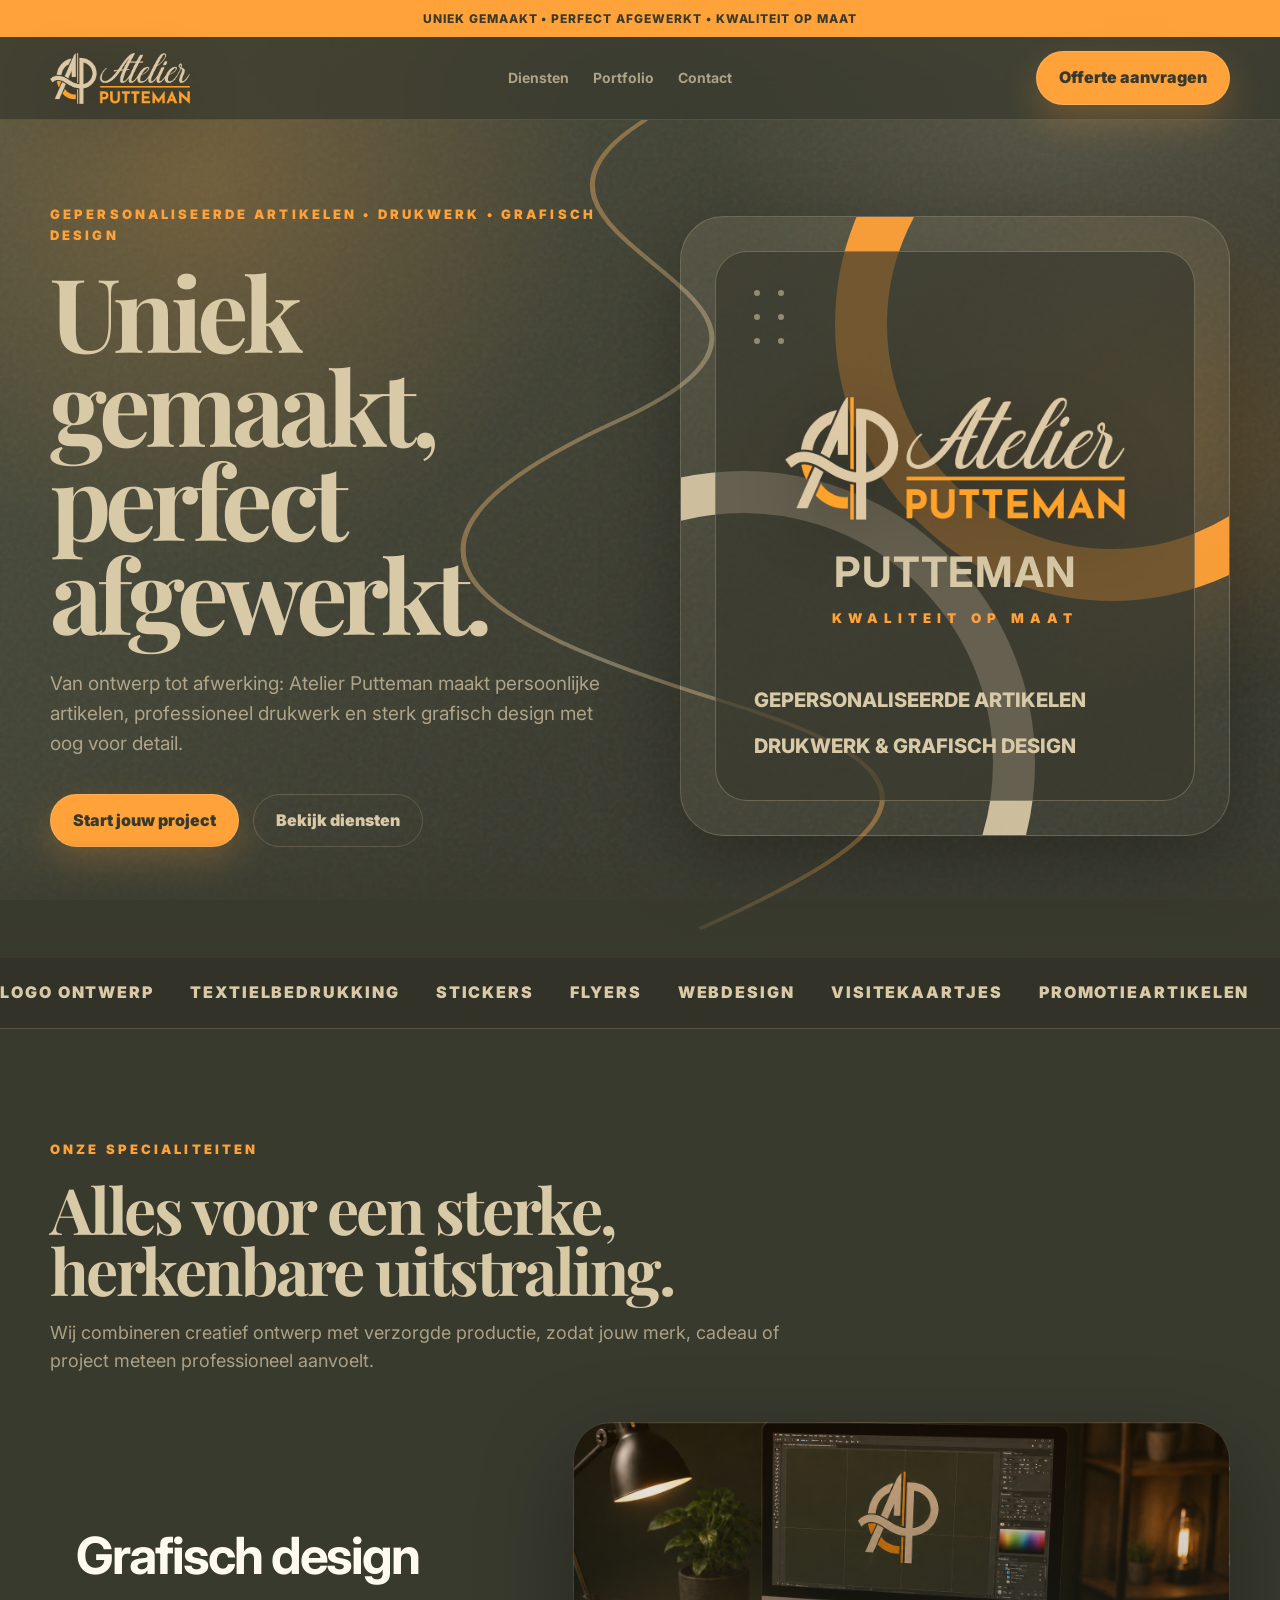
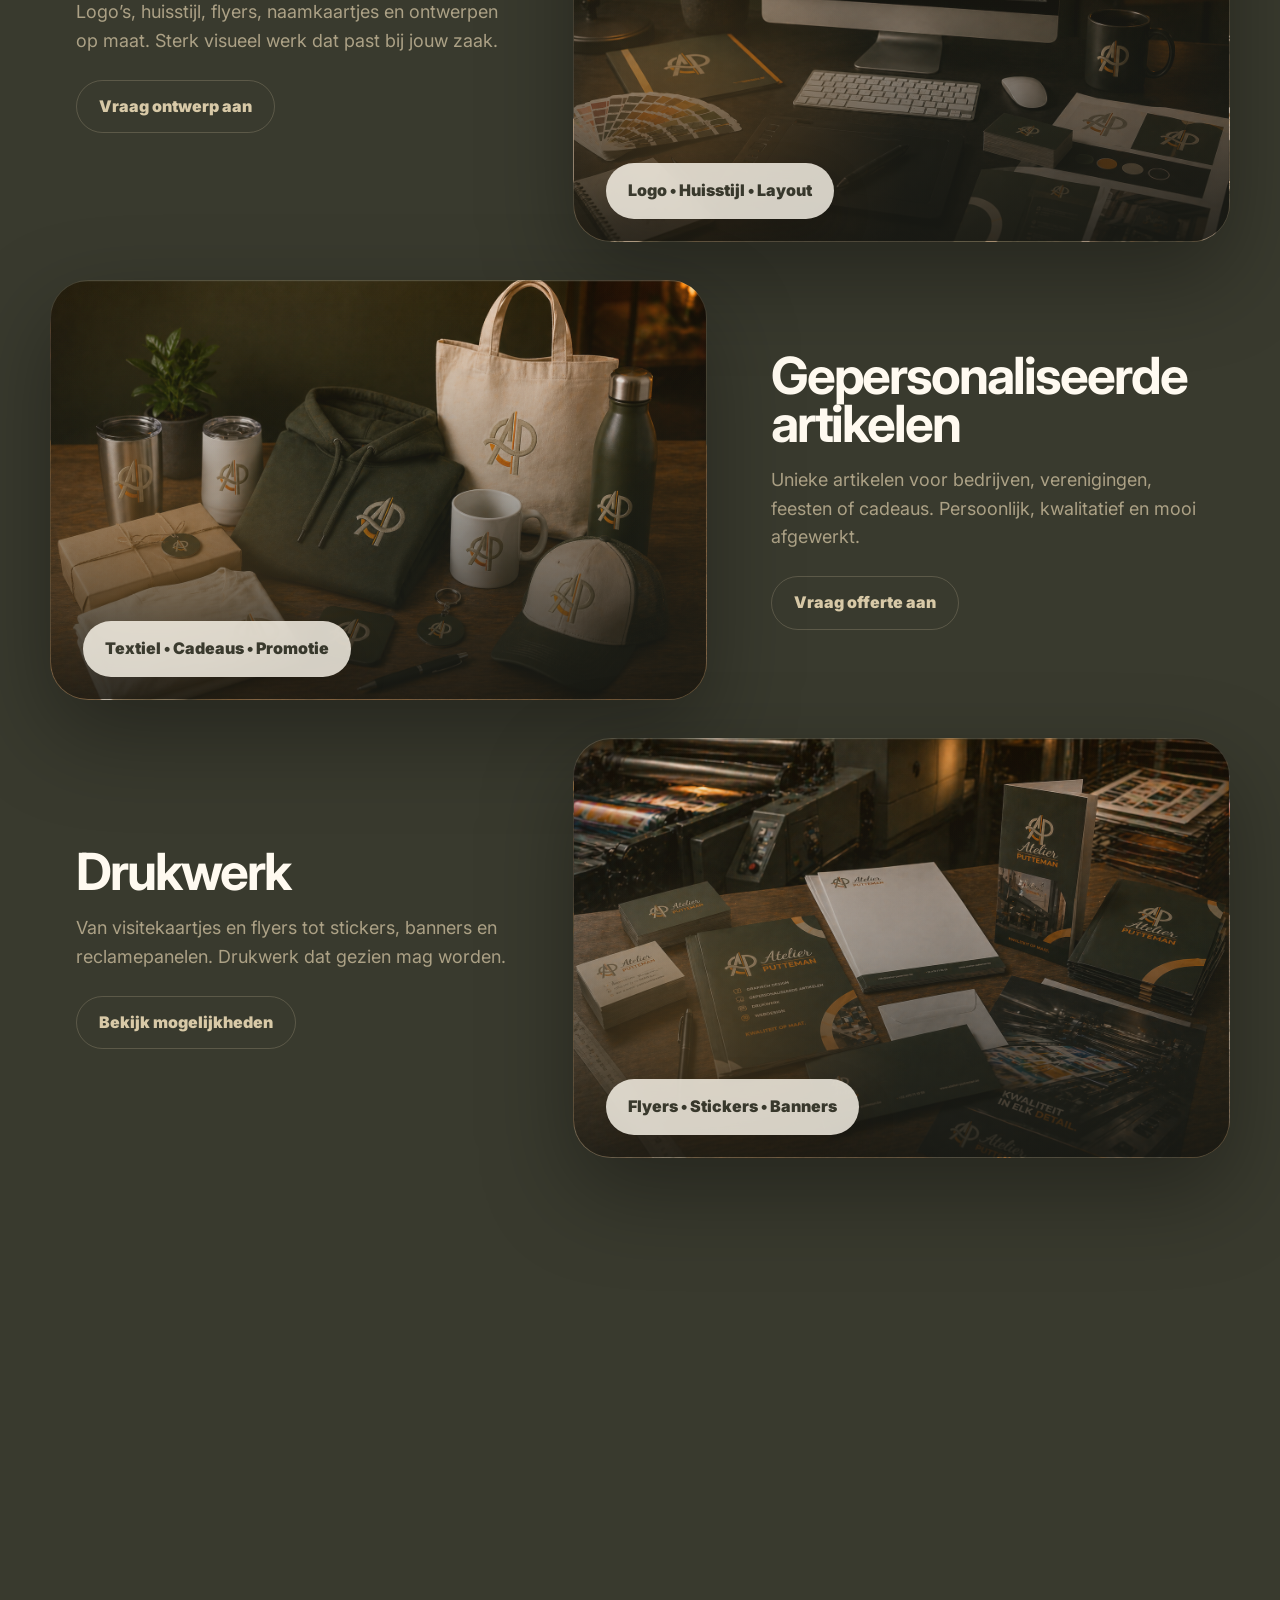
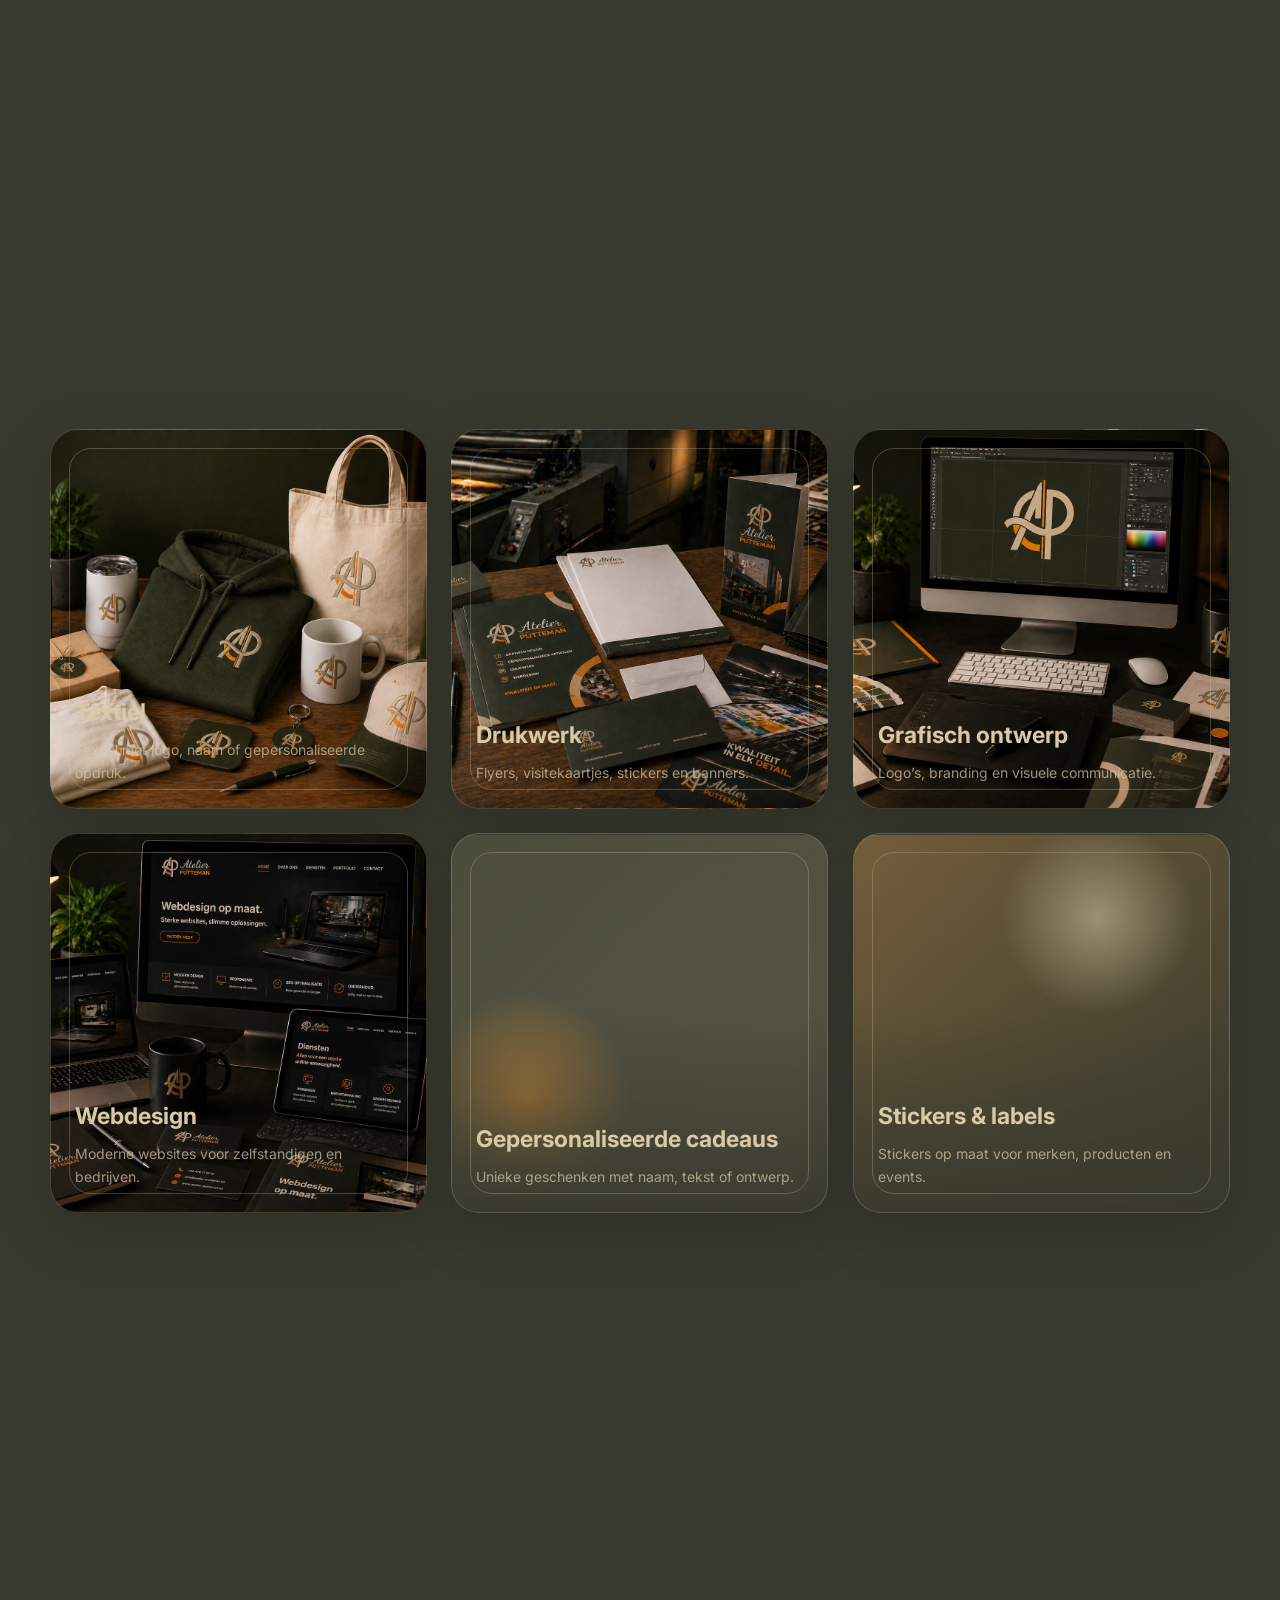
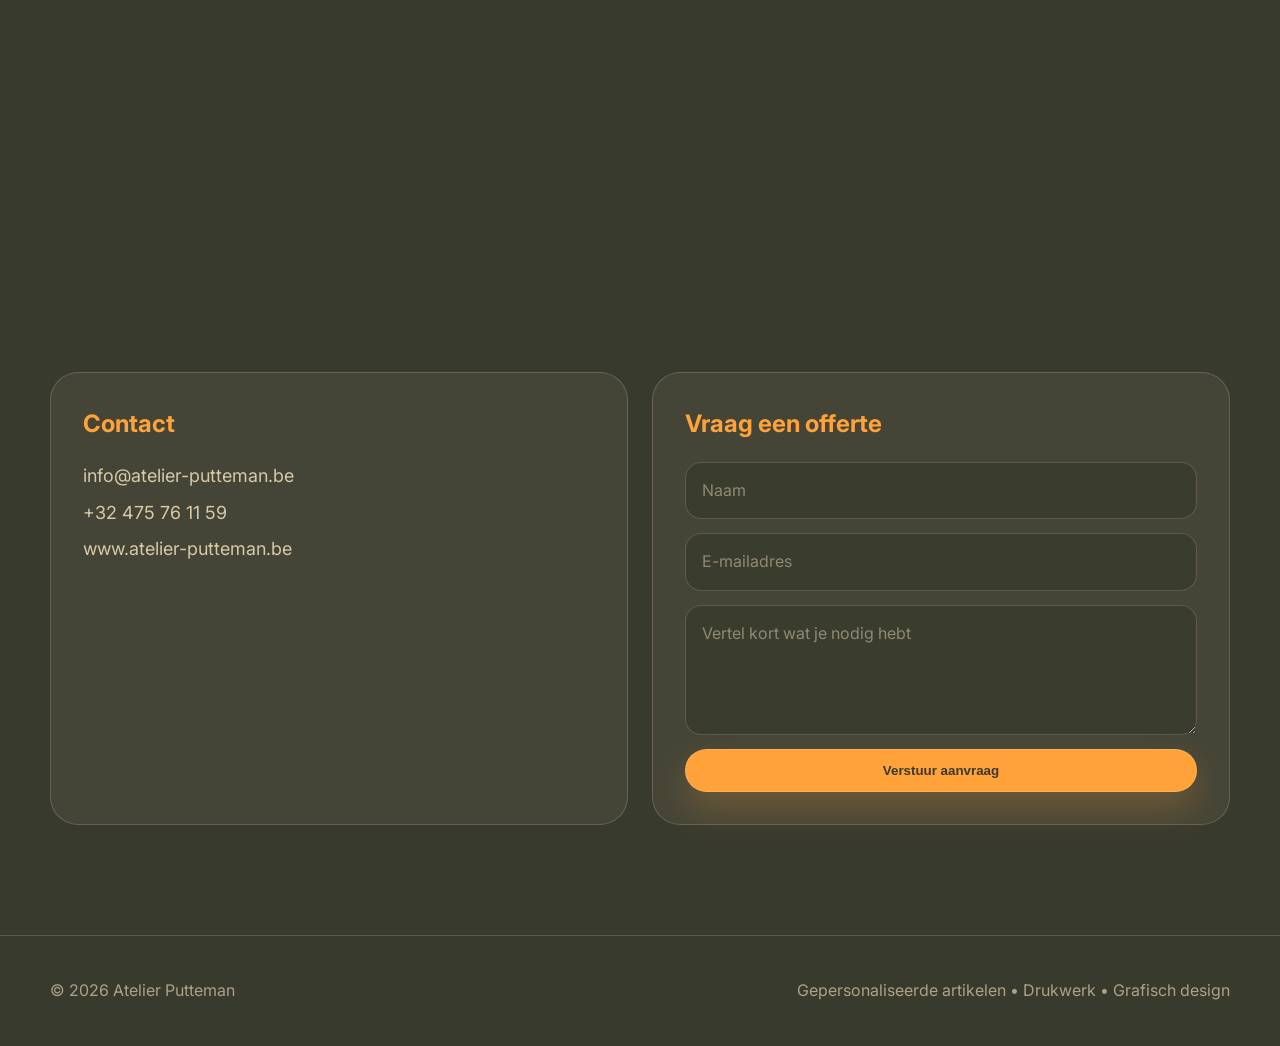
<file: atelier_putteman_next_level_website (8).html>
<!DOCTYPE html>
<html lang="nl">
<head>
  <meta charset="UTF-8" />
  <meta name="viewport" content="width=device-width, initial-scale=1.0" />
  <title>Atelier Putteman | Gepersonaliseerde artikelen, drukwerk & grafisch design</title>
  <meta name="description" content="Atelier Putteman maakt gepersonaliseerde artikelen, drukwerk, grafisch design en websites op maat. Uniek gemaakt, perfect afgewerkt." />

  <link rel="preconnect" href="https://fonts.googleapis.com">
  <link rel="preconnect" href="https://fonts.gstatic.com" crossorigin>
  <link href="https://fonts.googleapis.com/css2?family=Inter:wght@400;500;600;700;800&family=Playfair+Display:wght@600;700&display=swap" rel="stylesheet">

  <style>
    :root {
      --green: #4e513f;
      --orange: #ffa239;
      --dark: #393a2e;
      --beige: #d8c9a7;
      --white: #fffaf0;
      --muted: rgba(216, 201, 167, .72);
      --glass: rgba(216, 201, 167, .10);
      --line: rgba(216, 201, 167, .22);
      --shadow: 0 28px 80px rgba(0, 0, 0, .28);
      --radius: 28px;
    }

    * { box-sizing: border-box; margin: 0; padding: 0; }
    html { scroll-behavior: smooth; }
    body {
      font-family: Inter, system-ui, sans-serif;
      background: var(--dark);
      color: var(--white);
      overflow-x: hidden;
      line-height: 1.6;
    }

    body::before {
      content: "";
      position: fixed;
      inset: 0;
      pointer-events: none;
      background:
        radial-gradient(circle at 16% 20%, rgba(255, 162, 57, .22), transparent 30%),
        radial-gradient(circle at 84% 6%, rgba(216, 201, 167, .18), transparent 28%),
        linear-gradient(135deg, var(--green), var(--dark) 62%);
      z-index: -3;
    }

    .grain {
      position: fixed;
      inset: 0;
      pointer-events: none;
      opacity: .12;
      z-index: -2;
      background-image: url("data:image/svg+xml,%3Csvg viewBox='0 0 200 200' xmlns='http://www.w3.org/2000/svg'%3E%3Cfilter id='n'%3E%3CfeTurbulence type='fractalNoise' baseFrequency='.9' numOctaves='3' stitchTiles='stitch'/%3E%3C/filter%3E%3Crect width='100%25' height='100%25' filter='url(%23n)' opacity='.55'/%3E%3C/svg%3E");
    }

    a { color: inherit; text-decoration: none; }
    img { max-width: 100%; display: block; }

    .container { width: min(1180px, calc(100% - 40px)); margin: 0 auto; }

    .topbar {
      background: var(--orange);
      color: var(--dark);
      text-align: center;
      font-weight: 800;
      letter-spacing: .08em;
      text-transform: uppercase;
      font-size: 12px;
      padding: 9px 16px;
    }

    header {
      position: sticky;
      top: 0;
      z-index: 99;
      backdrop-filter: blur(18px);
      background: rgba(57, 58, 46, .76);
      border-bottom: 1px solid rgba(216, 201, 167, .16);
    }

    nav {
      height: 82px;
      display: flex;
      align-items: center;
      justify-content: space-between;
      gap: 24px;
    }

    .brand { display: flex; align-items: center; gap: 14px; }
    .brand-logo {
      width: 140px;
      height: auto;
      object-fit: contain;
      filter: drop-shadow(0 14px 28px rgba(0,0,0,.35));
    }
    .brand-mark {
      width: 54px; height: 54px; border: 2px solid var(--beige); border-radius: 50%;
      display: grid; place-items: center; color: var(--orange); font-weight: 900; font-size: 22px;
      box-shadow: inset 0 -10px 0 rgba(255, 162, 57, .18);
    }
    .brand strong {
      display:none;
    }
    .brand span {
      display:none;
    }

    .menu { display: flex; align-items: center; gap: 24px; color: var(--muted); font-size: 14px; font-weight: 700; }
    .menu a { transition: .25s ease; }
    .menu a:hover { color: var(--orange); }

    .nav-cta, .btn {
      display: inline-flex; align-items: center; justify-content: center; gap: 10px;
      border-radius: 999px;
      padding: 13px 22px;
      background: var(--orange);
      color: var(--dark);
      font-weight: 900;
      border: 1px solid rgba(255,255,255,.14);
      box-shadow: 0 16px 36px rgba(255, 162, 57, .24);
      transition: transform .25s ease, box-shadow .25s ease;
    }
    .nav-cta:hover, .btn:hover { transform: translateY(-3px); box-shadow: 0 22px 54px rgba(255, 162, 57, .30); }
    .btn.secondary { background: transparent; color: var(--beige); border: 1px solid var(--line); box-shadow: none; }

    .hero { min-height: calc(100vh - 112px); display: grid; place-items: center; padding: 84px 0 110px; position: relative; }
    .hero-grid { display: grid; grid-template-columns: 1.02fr .98fr; gap: 58px; align-items: center; }

    .eyebrow { color: var(--orange); font-weight: 900; letter-spacing: .24em; text-transform: uppercase; font-size: 13px; margin-bottom: 18px; }
    h1 {
      font-family: "Playfair Display", serif;
      font-size: clamp(54px, 8vw, 112px);
      line-height: .92;
      letter-spacing: -.055em;
      color: var(--beige);
      max-width: 760px;
    }
    .hero p { color: var(--muted); font-size: 19px; max-width: 620px; margin: 28px 0 34px; }
    .hero-actions { display: flex; flex-wrap: wrap; gap: 14px; }

    .hero-card {
      position: relative;
      min-height: 620px;
      border: 1px solid var(--line);
      border-radius: 44px;
      background: linear-gradient(145deg, rgba(216,201,167,.12), rgba(255,255,255,.02));
      box-shadow: var(--shadow);
      overflow: hidden;
      padding: 34px;
      isolation: isolate;
    }
    .hero-card::before {
      content: "";
      position: absolute;
      width: 450px; height: 450px;
      border: 52px solid var(--orange);
      border-radius: 50%;
      right: -160px; top: -170px;
      opacity: .95;
      z-index: -1;
    }
    .hero-card::after {
      content: "";
      position: absolute;
      width: 500px; height: 500px;
      border: 42px solid var(--beige);
      border-radius: 50%;
      left: -230px; bottom: -220px;
      opacity: .92;
      z-index: -1;
    }
    .mockup {
      height: 100%;
      min-height: 550px;
      border: 1px solid rgba(216,201,167,.30);
      background: rgba(57,58,46,.70);
      border-radius: 32px;
      padding: 38px;
      display: flex;
      flex-direction: column;
      justify-content: space-between;
      position: relative;
      overflow: hidden;
    }
    .dots { display: grid; grid-template-columns: repeat(2, 6px); gap: 18px; opacity: .55; }
    .dots span { width: 6px; height: 6px; border-radius: 50%; background: var(--beige); }
    .mockup-title { align-self: center; text-align: center; }
    .mockup-title b { display:block; color: var(--beige); font-size: 42px; letter-spacing: .02em; }
    .mockup-title small { color: var(--orange); letter-spacing: .45em; font-weight: 900; }
    .mockup-bottom { display: grid; gap: 14px; color: var(--beige); font-weight: 800; text-transform: uppercase; font-size: 20px; }

    .section { padding: 110px 0; position: relative; }
    .section-title { max-width: 760px; margin-bottom: 46px; }
    .section-title h2 { font-family: "Playfair Display", serif; font-size: clamp(42px, 5vw, 72px); line-height: .96; color: var(--beige); letter-spacing: -.04em; }
    .section-title p { color: var(--muted); margin-top: 18px; font-size: 18px; }

    .services { display: grid; gap: 38px; }
    .service {
      display: grid;
      grid-template-columns: .85fr 1.15fr;
      gap: 38px;
      align-items: center;
      min-height: 420px;
    }
    .service:nth-child(even) { grid-template-columns: 1.15fr .85fr; }
    .service:nth-child(even) .service-copy { order: 2; }
    .service-copy { padding: 26px; }
    .service-copy h3 { font-size: clamp(34px, 4vw, 58px); line-height: .95; color: var(--white); letter-spacing: -.04em; margin-bottom: 18px; }
    .service-copy p { color: var(--muted); font-size: 18px; max-width: 520px; margin-bottom: 24px; }
    .service-visual {
      min-height: 420px;
      border-radius: 38px;
      overflow: hidden;
      border: 1px solid rgba(216,201,167,.26);
      background-size: cover;
      background-position: center;
      box-shadow: 0 34px 90px rgba(0,0,0,.34);
      position: relative;
      isolation: isolate;
      transition: transform .45s cubic-bezier(.2,.8,.2,1), box-shadow .45s ease, border-color .45s ease, filter .45s ease;
    }
    .service-visual::before {
      content: "";
      position: absolute;
      inset: 0;
      background:
        linear-gradient(to top, rgba(24,25,20,.82), rgba(57,58,46,.28) 48%, rgba(255,162,57,.08)),
        radial-gradient(circle at 18% 82%, rgba(255,162,57,.32), transparent 34%);
      z-index: 1;
      transition: opacity .45s ease;
    }
    .service-visual::after {
      content: "";
      position: absolute;
      inset: 24px;
      border: 1px solid rgba(255,250,240,.28);
      border-radius: 28px;
      z-index: 2;
      pointer-events: none;
      box-shadow: inset 0 0 0 1px rgba(255,162,57,.08);
    }
    .service-visual .label {
      position: absolute;
      left: 32px;
      bottom: 32px;
      background: rgba(255,250,240,.88);
      color: var(--dark);
      border-radius: 999px;
      padding: 15px 22px;
      font-weight: 900;
      box-shadow: 0 18px 44px rgba(0,0,0,.26);
      z-index: 3;
      backdrop-filter: blur(12px);
      transform: translateY(10px);
      opacity: .92;
      transition: transform .35s ease, opacity .35s ease, background .35s ease;
    }
    .service-visual:hover {
      transform: translateY(-12px) scale(1.018);
      box-shadow: 0 44px 110px rgba(0,0,0,.44);
      border-color: rgba(255,162,57,.52);
      filter: saturate(1.08) contrast(1.04);
    }
    .service-visual:hover .label {
      transform: translateY(0);
      opacity: 1;
      background: rgba(255,250,240,.96);
    }
    .service-visual:hover::before {
      opacity: .92;
    }
    .service-visual .big-word {
      display: none;
    }
    .visual-design { background-image: linear-gradient(to top, rgba(57,58,46,.25), transparent), url('grafisch-design.png'); }
    .visual-items { background-image: linear-gradient(to top, rgba(57,58,46,.25), transparent), url('gepersonaliseerd.png'); }
    .visual-print { background-image: linear-gradient(to top, rgba(57,58,46,.25), transparent), url('drukwerk.png'); }
    .visual-web { background-image: linear-gradient(to top, rgba(57,58,46,.25), transparent), url('webdesign.png'); }

    .marquee { overflow: hidden; border-block: 1px solid var(--line); padding: 22px 0; color: var(--beige); background: rgba(0,0,0,.12); }
    .marquee-track { display: flex; gap: 36px; width: max-content; animation: marquee 26s linear infinite; font-weight: 900; letter-spacing: .12em; text-transform: uppercase; }
    @keyframes marquee { to { transform: translateX(-50%); } }

    .portfolio-grid { display: grid; grid-template-columns: repeat(3, 1fr); gap: 24px; }
    .portfolio-card {
      min-height: 320px;
      border-radius: 28px;
      background:
        linear-gradient(to top, rgba(57,58,46,.96), rgba(57,58,46,.18) 54%),
        var(--project-image),
        linear-gradient(145deg, rgba(216,201,167,.16), rgba(255,255,255,.04));
      background-size: cover;
      background-position: center;
      border: 1px solid var(--line);
      padding: 24px;
      display: flex;
      flex-direction: column;
      justify-content: flex-end;
      box-shadow: 0 18px 55px rgba(0,0,0,.18);
      transition: .28s ease;
      overflow: hidden;
      position: relative;
    }
    .portfolio-card::before {
      content: "";
      position: absolute;
      inset: 18px;
      border: 1px solid rgba(216,201,167,.28);
      border-radius: 22px;
      pointer-events: none;
    }
    .portfolio-card > * { position: relative; z-index: 1; }
    .project-textiel { --project-image: radial-gradient(circle at 75% 24%, rgba(255,162,57,.88), transparent 24%), linear-gradient(135deg, rgba(216,201,167,.26), rgba(78,81,63,.64)); }
    .project-drukwerk { --project-image: radial-gradient(circle at 25% 18%, rgba(255,162,57,.78), transparent 25%), linear-gradient(135deg, rgba(78,81,63,.75), rgba(216,201,167,.18)); }
    .project-design { --project-image: radial-gradient(circle at 55% 28%, rgba(216,201,167,.72), transparent 28%), linear-gradient(135deg, rgba(255,162,57,.30), rgba(57,58,46,.82)); }
    .project-web { --project-image: radial-gradient(circle at 72% 40%, rgba(255,162,57,.72), transparent 22%), linear-gradient(135deg, rgba(216,201,167,.20), rgba(57,58,46,.85)); }
    .project-cadeau { --project-image: radial-gradient(circle at 20% 70%, rgba(255,162,57,.70), transparent 26%), linear-gradient(135deg, rgba(78,81,63,.72), rgba(216,201,167,.18)); }
    .project-stickers { --project-image: radial-gradient(circle at 65% 22%, rgba(216,201,167,.68), transparent 25%), linear-gradient(135deg, rgba(255,162,57,.28), rgba(57,58,46,.88)); }
    .portfolio-card:hover { transform: translateY(-8px); }
    .portfolio-card h3 { color: var(--beige); font-size: 23px; }
    .portfolio-card p { color: var(--muted); font-size: 14px; margin-top: 8px; }

    .cta-panel {
      border-radius: 44px;
      padding: clamp(38px, 6vw, 76px);
      background:
        radial-gradient(circle at 15% 20%, rgba(255,162,57,.46), transparent 32%),
        linear-gradient(135deg, var(--green), var(--dark));
      border: 1px solid var(--line);
      box-shadow: var(--shadow);
      display: grid;
      grid-template-columns: 1fr auto;
      align-items: center;
      gap: 26px;
      overflow: hidden;
      position: relative;
    }
    .cta-panel::after {
      content: "";
      position: absolute;
      width: 320px; height: 320px;
      border: 42px solid var(--orange);
      border-radius: 50%;
      right: -120px; top: -130px;
      opacity: .45;
    }
    .cta-panel h2 { position: relative; z-index: 1; color: var(--beige); font-family: "Playfair Display", serif; font-size: clamp(42px, 5vw, 76px); line-height: .94; letter-spacing: -.04em; }
    .cta-panel p { position: relative; z-index: 1; color: var(--muted); margin-top: 16px; font-size: 18px; }
    .cta-panel .btn { position: relative; z-index: 1; }

    .contact-grid { display: grid; grid-template-columns: 1fr 1fr; gap: 24px; }
    .contact-card {
      border: 1px solid var(--line);
      background: rgba(216,201,167,.08);
      border-radius: 28px;
      padding: 32px;
    }
    .contact-card h3 { color: var(--orange); margin-bottom: 18px; font-size: 24px; }
    .contact-card p, .contact-card a { color: var(--beige); font-size: 18px; display: block; margin: 8px 0; }

    form { display: grid; gap: 14px; }
    input, textarea {
      width: 100%;
      border: 1px solid var(--line);
      background: rgba(57,58,46,.78);
      color: var(--white);
      border-radius: 16px;
      padding: 15px 16px;
      font: inherit;
      outline: none;
    }
    textarea { min-height: 130px; resize: vertical; }
    input::placeholder, textarea::placeholder { color: rgba(216,201,167,.55); }

    footer { padding: 42px 0; border-top: 1px solid var(--line); color: var(--muted); }
    .footer-inner { display: flex; justify-content: space-between; align-items: center; gap: 18px; flex-wrap: wrap; }

    .reveal { opacity: 0; transform: translateY(34px); transition: opacity .8s ease, transform .8s ease; }
    .reveal.visible { opacity: 1; transform: translateY(0); }

    @media (max-width: 920px) {
      .menu { display: none; }
      .hero-grid, .service, .service:nth-child(even), .contact-grid, .cta-panel { grid-template-columns: 1fr; }
      .service:nth-child(even) .service-copy { order: 0; }
      .portfolio-grid { grid-template-columns: 1fr; }
      .hero-card { min-height: 460px; }
      .mockup { min-height: 390px; }
      .mockup-title b { font-size: 32px; }
      .nav-cta { display: none; }
    }
  
    /* ULTRA PREMIUM UPGRADE */
    .ambient-orb {
      position: fixed;
      width: 520px;
      height: 520px;
      border-radius: 50%;
      pointer-events: none;
      z-index: -1;
      filter: blur(34px);
      opacity: .22;
      background: radial-gradient(circle, var(--orange), transparent 68%);
      transform: translate3d(var(--x, 70vw), var(--y, 20vh), 0);
      transition: transform .18s ease-out;
    }

    .premium-line {
      position: absolute;
      inset: 0;
      pointer-events: none;
      overflow: hidden;
      z-index: -1;
    }
    .premium-line svg {
      position: absolute;
      left: 50%;
      top: 0;
      width: min(920px, 120vw);
      height: 100%;
      transform: translateX(-50%);
      opacity: .42;
    }
    .premium-line path {
      fill: none;
      stroke: url(#lineGradient);
      stroke-width: 5;
      stroke-linecap: round;
      stroke-dasharray: 1600;
      stroke-dashoffset: 1600;
      animation: drawLine 3.2s ease forwards 1s;
    }
    @keyframes drawLine { to { stroke-dashoffset: 0; } }

    .hero::after {
      content: "";
      position: absolute;
      bottom: -1px;
      left: 0;
      width: 100%;
      height: 120px;
      background: linear-gradient(to bottom, transparent, rgba(57,58,46,.96));
      pointer-events: none;
    }

    .hero-card, .service-visual, .portfolio-card, .cta-panel {
      transform-style: preserve-3d;
      will-change: transform;
    }

    .hero-card:hover, .service-visual:hover, .portfolio-card:hover {
      transform: translateY(-10px) scale(1.01);
    }

    .service-visual {
      isolation: isolate;
    }
    .service-visual::after {
      content: "";
      position: absolute;
      inset: 0;
      background: linear-gradient(110deg, transparent 0%, rgba(255,250,240,.10) 42%, transparent 58%);
      transform: translateX(-120%);
      transition: transform .85s ease;
      z-index: 2;
    }
    .service-visual:hover::after { transform: translateX(120%); }

    .portfolio-card {
      min-height: 380px;
      background-blend-mode: normal;
    }
    .portfolio-card::after {
      content: "";
      position: absolute;
      inset: 0;
      background: radial-gradient(circle at var(--mx, 50%) var(--my, 50%), rgba(255,162,57,.18), transparent 34%);
      opacity: 0;
      transition: opacity .25s ease;
      pointer-events: none;
    }
    .portfolio-card:hover::after { opacity: 1; }

    .magnetic {
      transition: transform .18s ease;
    }

    
    .floating-badge span { color: var(--orange); display: block; font-size: 28px; letter-spacing: 0; }
    
      50% { transform: translateY(-16px) rotate(4deg); }
    }

    .image-strip {
      display: grid;
      grid-template-columns: repeat(4, 1fr);
      gap: 18px;
      margin-top: 42px;
    }
    .image-strip div {
      height: 180px;
      border-radius: 24px;
      border: 1px solid var(--line);
      background-size: cover;
      background-position: center;
      box-shadow: 0 20px 50px rgba(0,0,0,.18);
      transition: .35s ease;
    }
    .image-strip div:hover { transform: translateY(-8px) scale(1.02); }

    .strip-design { background-image: linear-gradient(to top, rgba(57,58,46,.35), transparent), url('grafisch-design.png'); }
    .strip-items { background-image: linear-gradient(to top, rgba(57,58,46,.35), transparent), url('gepersonaliseerd.png'); }
    .strip-print { background-image: linear-gradient(to top, rgba(57,58,46,.35), transparent), url('drukwerk.png'); }
    .strip-web { background-image: linear-gradient(to top, rgba(57,58,46,.35), transparent), url('webdesign.png'); }

    @media (max-width: 920px) {
      .floating-badge { display: none; }
      .image-strip { grid-template-columns: 1fr 1fr; }
    }
    @media (max-width: 560px) {
      .image-strip { grid-template-columns: 1fr; }
    }
  </style>
</head>
<body>
  <div class="grain"></div>
  <div class="ambient-orb" id="ambientOrb"></div>
  <div class="topbar">Uniek gemaakt • Perfect afgewerkt • Kwaliteit op maat</div>

  <header>
    <nav class="container">
      <a href="#home" class="brand" aria-label="Atelier Putteman home">
        <!-- Vervang logo-atelier-putteman.png door jouw echte logo-bestand -->
        <img class="brand-logo" src="logo-atelier-putteman.png" alt="Atelier Putteman logo" onerror="this.style.display='none'; this.nextElementSibling.style.display='grid';">
        <div class="brand-mark" style="display:none;">AP</div>
        <div>
          <strong>Atelier</strong>
          <span>PUTTEMAN</span>
        </div>
      </a>
      <div class="menu">
        <a href="#diensten">Diensten</a>
        <a href="#portfolio">Portfolio</a>
        <a href="#contact">Contact</a>
      </div>
      <a class="nav-cta" href="mailto:info@atelier-putteman.be">Offerte aanvragen</a>
    </nav>
  </header>

  <main id="home">
    <section class="hero">
      <div class="premium-line" aria-hidden="true">
        <svg viewBox="0 0 900 1200" preserveAspectRatio="none">
          <defs>
            <linearGradient id="lineGradient" x1="0" y1="0" x2="1" y2="1">
              <stop offset="0%" stop-color="#ffa239"/>
              <stop offset="50%" stop-color="#d8c9a7"/>
              <stop offset="100%" stop-color="#ffa239"/>
            </linearGradient>
          </defs>
          <path d="M455 0 C 260 180, 700 250, 430 430 S 280 720, 535 835 S 700 1040, 445 1200"/>
        </svg>
      </div>
      <div class="container hero-grid">
        <div class="reveal">
          <div class="eyebrow">Gepersonaliseerde artikelen • Drukwerk • Grafisch design</div>
          <h1>Uniek gemaakt, perfect afgewerkt.</h1>
          <p>Van ontwerp tot afwerking: Atelier Putteman maakt persoonlijke artikelen, professioneel drukwerk en sterk grafisch design met oog voor detail.</p>
          <div class="hero-actions">
            <a class="btn magnetic" href="mailto:info@atelier-putteman.be">Start jouw project</a>
            <a class="btn secondary magnetic" href="#diensten">Bekijk diensten</a>
          </div>
        </div>

        <div class="hero-card reveal">
          
          <div class="mockup">
            <div class="dots" aria-hidden="true">
              <span></span><span></span><span></span><span></span><span></span><span></span>
            </div>
            <div class="mockup-title">
              <img src="logo-atelier-putteman.png" alt="Atelier Putteman logo" style="max-width:340px;margin:0 auto 18px;filter:drop-shadow(0 18px 30px rgba(0,0,0,.24));" onerror="this.style.display='none';">
              <b>PUTTEMAN</b>
              <small>KWALITEIT OP MAAT</small>
            </div>
            <div class="mockup-bottom">
              <span>Gepersonaliseerde artikelen</span>
              <span>Drukwerk & grafisch design</span>
            </div>
          </div>
        </div>
      </div>
    </section>

    <div class="marquee" aria-hidden="true">
      <div class="marquee-track">
        <span>Logo ontwerp</span><span>Textielbedrukking</span><span>Stickers</span><span>Flyers</span><span>Webdesign</span><span>Visitekaartjes</span><span>Promotieartikelen</span>
        <span>Logo ontwerp</span><span>Textielbedrukking</span><span>Stickers</span><span>Flyers</span><span>Webdesign</span><span>Visitekaartjes</span><span>Promotieartikelen</span>
      </div>
    </div>

    <section class="section" id="diensten">
      <div class="container">
        <div class="section-title reveal">
          <div class="eyebrow">Onze specialiteiten</div>
          <h2>Alles voor een sterke, herkenbare uitstraling.</h2>
          <p>Wij combineren creatief ontwerp met verzorgde productie, zodat jouw merk, cadeau of project meteen professioneel aanvoelt.</p>
        </div>

        <div class="services">
          <article class="service reveal">
            <div class="service-copy">
              <h3>Grafisch design</h3>
              <p>Logo’s, huisstijl, flyers, naamkaartjes en ontwerpen op maat. Sterk visueel werk dat past bij jouw zaak.</p>
              <a class="btn secondary" href="mailto:info@atelier-putteman.be?subject=Offerte grafisch design">Vraag ontwerp aan</a>
            </div>
            <div class="service-visual visual-design">
              <div class="big-word">DESIGN</div>
              <div class="label">Logo • Huisstijl • Layout</div>
            </div>
          </article>

          <article class="service reveal">
            <div class="service-copy">
              <h3>Gepersonaliseerde artikelen</h3>
              <p>Unieke artikelen voor bedrijven, verenigingen, feesten of cadeaus. Persoonlijk, kwalitatief en mooi afgewerkt.</p>
              <a class="btn secondary" href="mailto:info@atelier-putteman.be?subject=Offerte gepersonaliseerde artikelen">Vraag offerte aan</a>
            </div>
            <div class="service-visual visual-items">
              <div class="big-word">UNIEK</div>
              <div class="label">Textiel • Cadeaus • Promotie</div>
            </div>
          </article>

          <article class="service reveal">
            <div class="service-copy">
              <h3>Drukwerk</h3>
              <p>Van visitekaartjes en flyers tot stickers, banners en reclamepanelen. Drukwerk dat gezien mag worden.</p>
              <a class="btn secondary" href="mailto:info@atelier-putteman.be?subject=Offerte drukwerk">Bekijk mogelijkheden</a>
            </div>
            <div class="service-visual visual-print">
              <div class="big-word">PRINT</div>
              <div class="label">Flyers • Stickers • Banners</div>
            </div>
          </article>

          <article class="service reveal">
            <div class="service-copy">
              <h3>Webdesign</h3>
              <p>Een moderne website die jouw zaak professioneel presenteert, duidelijk communiceert en vertrouwen uitstraalt.</p>
              <a class="btn secondary" href="mailto:info@atelier-putteman.be?subject=Offerte webdesign">Start website</a>
            </div>
            <div class="service-visual visual-web">
              <div class="big-word">WEB</div>
              <div class="label">Website • Landingpage • Online stijl</div>
            </div>
          </article>
        </div>
      </div>
    </section>

    <section class="section" id="portfolio">
      <div class="container">
        <div class="section-title reveal">
          <div class="eyebrow">Portfolio</div>
          <h2>Projecten met karakter.</h2>
          <p>Ontdek realisaties die het verschil maken voor onze klanten.</p>
        </div>

        <div class="portfolio-grid">
          <!-- Foto's automatisch toegevoegd (plaats deze bestanden in dezelfde map als index.html):
          grafisch-design.png
          gepersonaliseerd.png
          drukwerk.png
          webdesign.png
        -->
          <div class="portfolio-card reveal" style="background-image: url('gepersonaliseerd.png'); background-size: cover; background-position: center;"><h3>Textiel</h3><p>Textiel met logo, naam of gepersonaliseerde opdruk.</p></div>
          <div class="portfolio-card reveal" style="background-image: url('drukwerk.png'); background-size: cover; background-position: center;"><h3>Drukwerk</h3><p>Flyers, visitekaartjes, stickers en banners.</p></div>
          <div class="portfolio-card reveal" style="background-image: url('grafisch-design.png'); background-size: cover; background-position: center;"><h3>Grafisch ontwerp</h3><p>Logo’s, branding en visuele communicatie.</p></div>
          <div class="portfolio-card reveal" style="background-image: url('webdesign.png'); background-size: cover; background-position: center;"><h3>Webdesign</h3><p>Moderne websites voor zelfstandigen en bedrijven.</p></div>
          <div class="portfolio-card project-cadeau reveal"><h3>Gepersonaliseerde cadeaus</h3><p>Unieke geschenken met naam, tekst of ontwerp.</p></div>
          <div class="portfolio-card project-stickers reveal"><h3>Stickers & labels</h3><p>Stickers op maat voor merken, producten en events.</p></div>
        </div>
      </div>
    </section>

    <section class="section">
      <div class="container">
        <div class="cta-panel reveal">
          <div>
            <h2>Klaar om jouw idee vorm te geven?</h2>
            <p>Stuur ons jouw vraag en wij denken mee vanaf het eerste ontwerp tot de perfecte afwerking.</p>
          </div>
          <a class="btn" href="mailto:info@atelier-putteman.be">Contacteer ons</a>
        </div>
      </div>
    </section>

    <section class="section" id="contact">
      <div class="container contact-grid">
        <div class="contact-card reveal">
          <h3>Contact</h3>
          <a href="mailto:info@atelier-putteman.be">info@atelier-putteman.be</a>
          <a href="tel:+32475761159">+32 475 76 11 59</a>
          <a href="https://www.atelier-putteman.be">www.atelier-putteman.be</a>
        </div>
        <div class="contact-card reveal">
          <h3>Vraag een offerte</h3>
          <form action="mailto:info@atelier-putteman.be" method="post" enctype="text/plain">
            <input type="text" name="naam" placeholder="Naam" required>
            <input type="email" name="email" placeholder="E-mailadres" required>
            <textarea name="bericht" placeholder="Vertel kort wat je nodig hebt"></textarea>
            <button class="btn" type="submit">Verstuur aanvraag</button>
          </form>
        </div>
      </div>
    </section>
  </main>

  <footer>
    <div class="container footer-inner">
      <span>© 2026 Atelier Putteman</span>
      <span>Gepersonaliseerde artikelen • Drukwerk • Grafisch design</span>
    </div>
  </footer>

  <script>
    const reveals = document.querySelectorAll('.reveal');
    const observer = new IntersectionObserver((entries) => {
      entries.forEach(entry => {
        if (entry.isIntersecting) entry.target.classList.add('visible');
      });
    }, { threshold: 0.16 });

    reveals.forEach(el => observer.observe(el));
  
    const ambientOrb = document.getElementById('ambientOrb');
    window.addEventListener('mousemove', (e) => {
      ambientOrb.style.setProperty('--x', `${e.clientX - 260}px`);
      ambientOrb.style.setProperty('--y', `${e.clientY - 260}px`);
    });

    document.querySelectorAll('.portfolio-card').forEach(card => {
      card.addEventListener('mousemove', (e) => {
        const r = card.getBoundingClientRect();
        card.style.setProperty('--mx', `${e.clientX - r.left}px`);
        card.style.setProperty('--my', `${e.clientY - r.top}px`);
      });
    });

    document.querySelectorAll('.magnetic').forEach(btn => {
      btn.addEventListener('mousemove', (e) => {
        const r = btn.getBoundingClientRect();
        const x = (e.clientX - r.left - r.width / 2) * .18;
        const y = (e.clientY - r.top - r.height / 2) * .18;
        btn.style.transform = `translate(${x}px, ${y}px)`;
      });
      btn.addEventListener('mouseleave', () => btn.style.transform = 'translate(0,0)');
    });
  </script>
</body>
</html>
</file>
